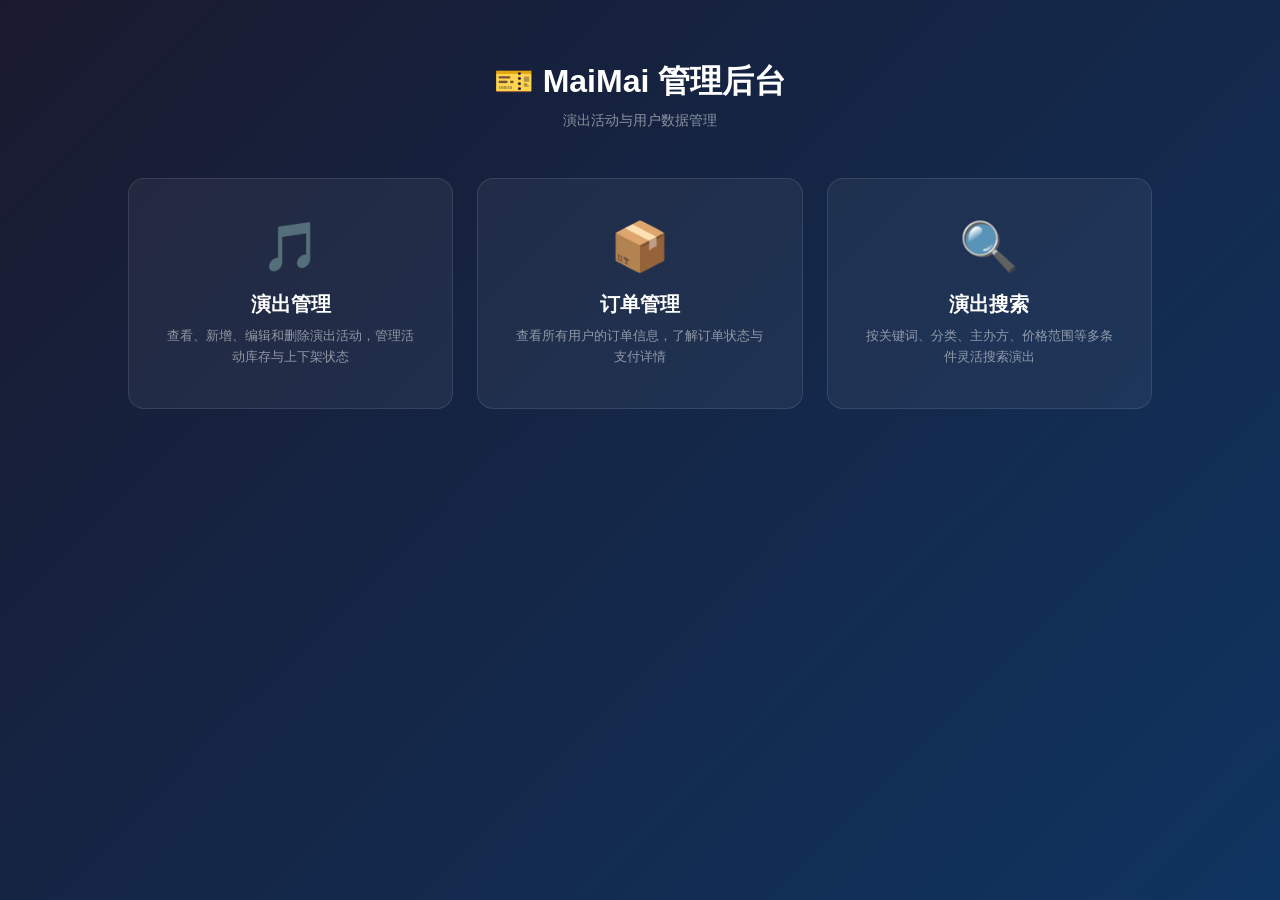
<file: fronted/html/mai-admin/index.html>
<!DOCTYPE html>
<html lang="zh-CN">
<head>
  <meta charset="UTF-8">
  <title>MaiMai抢票系统 - 管理后台</title>
  <link href="./css/main.css" rel="stylesheet">
  <link rel="stylesheet" href="./css/element.css">
  <style>
    body {
      margin: 0;
      padding: 0;
      background: linear-gradient(135deg, #1a1a2e 0%, #16213e 30%, #0f3460 100%);
      min-height: 100vh;
      font-family: 'Segoe UI', 'PingFang SC', 'Microsoft YaHei', sans-serif;
    }
    #app {
      max-width: 1200px;
      margin: 0 auto;
      padding: 60px 32px;
    }
    .header {
      text-align: center;
      margin-bottom: 48px;
    }
    .header h1 {
      color: #fff;
      font-size: 32px;
      font-weight: 800;
      margin: 0 0 8px 0;
    }
    .header p {
      color: rgba(255,255,255,0.5);
      font-size: 14px;
      margin: 0;
    }
    .cards {
      display: grid;
      grid-template-columns: repeat(3, 1fr);
      gap: 24px;
    }
    .card {
      background: rgba(255,255,255,0.05);
      border: 1px solid rgba(255,255,255,0.1);
      border-radius: 16px;
      padding: 40px 32px;
      cursor: pointer;
      transition: all 0.3s ease;
      text-decoration: none;
      display: block;
    }
    .card:hover {
      background: rgba(255,255,255,0.1);
      border-color: rgba(255,255,255,0.2);
      transform: translateY(-4px);
      box-shadow: 0 12px 40px rgba(0,0,0,0.3);
    }
    .card-icon {
      font-size: 48px;
      margin-bottom: 16px;
    }
    .card h2 {
      color: #fff;
      font-size: 20px;
      font-weight: 700;
      margin: 0 0 8px 0;
    }
    .card p {
      color: rgba(255,255,255,0.5);
      font-size: 13px;
      margin: 0;
      line-height: 1.6;
    }
    @media (max-width: 768px) {
      .cards {
        grid-template-columns: 1fr;
      }
    }
  </style>
</head>
<body>
<div id="app">
  <div class="header">
    <h1>🎫 MaiMai 管理后台</h1>
    <p>演出活动与用户数据管理</p>
  </div>
  <div class="cards">
    <a href="/items.html" class="card">
      <div class="card-icon">🎵</div>
      <h2>演出管理</h2>
      <p>查看、新增、编辑和删除演出活动，管理活动库存与上下架状态</p>
    </a>
    <a href="/orders.html" class="card">
      <div class="card-icon">📦</div>
      <h2>订单管理</h2>
      <p>查看所有用户的订单信息，了解订单状态与支付详情</p>
    </a>
    <a href="/search.html" class="card">
      <div class="card-icon">🔍</div>
      <h2>演出搜索</h2>
      <p>按关键词、分类、主办方、价格范围等多条件灵活搜索演出</p>
    </a>
  </div>
</div>
</body>
</html>
</file>
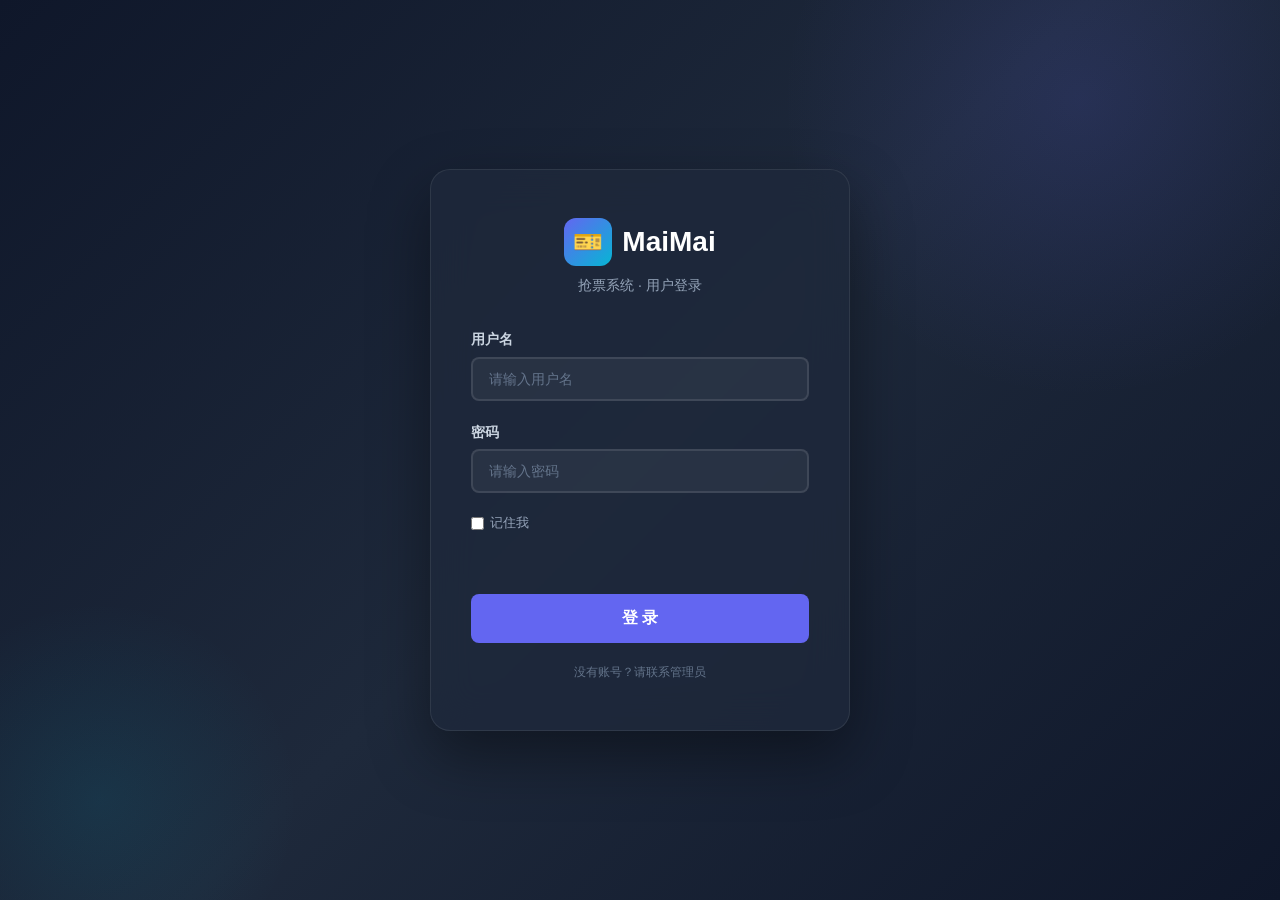
<file: fronted/html/mai-portal/login.html>
<!DOCTYPE html>
<html lang="zh-CN">
<head>
  <meta charset="UTF-8">
  <meta name="viewport" content="width=device-width, initial-scale=1.0">
  <title>登录 - MaiMai抢票系统</title>
  <link rel="stylesheet" href="css/style.css">
  <style>
    .login-page {
      min-height: 100vh;
      display: flex;
      align-items: center;
      justify-content: center;
      background: linear-gradient(135deg, #0f172a 0%, #1e293b 50%, #0f172a 100%);
      position: relative;
      overflow: hidden;
    }
    .login-page::before {
      content: '';
      position: absolute;
      width: 600px; height: 600px;
      background: radial-gradient(circle, rgba(99,102,241,0.15) 0%, transparent 70%);
      top: -200px; right: -100px;
      border-radius: 50%;
    }
    .login-page::after {
      content: '';
      position: absolute;
      width: 400px; height: 400px;
      background: radial-gradient(circle, rgba(6,182,212,0.1) 0%, transparent 70%);
      bottom: -100px; left: -100px;
      border-radius: 50%;
    }
    .login-card {
      position: relative; z-index: 1;
      background: rgba(30,41,59,0.8);
      backdrop-filter: blur(20px);
      border: 1px solid rgba(255,255,255,0.08);
      border-radius: 20px;
      padding: 48px 40px;
      width: 420px;
      max-width: 90vw;
      box-shadow: 0 25px 60px rgba(0,0,0,0.4);
    }
    .login-logo {
      display: flex; align-items: center; justify-content: center; gap: 10px;
      margin-bottom: 8px;
    }
    .login-logo-icon {
      width: 48px; height: 48px;
      background: linear-gradient(135deg, var(--primary), var(--accent));
      border-radius: 12px;
      display: flex; align-items: center; justify-content: center;
      font-size: 24px;
    }
    .login-logo-text {
      font-size: 28px; font-weight: 800; color: var(--white);
    }
    .login-subtitle { text-align: center; color: var(--gray-400); font-size: 14px; margin-bottom: 32px; }
    .login-card .form-label { color: var(--gray-300); }
    .login-card .form-input {
      background: rgba(255,255,255,0.05);
      border-color: rgba(255,255,255,0.1);
      color: var(--white);
      padding: 12px 16px;
    }
    .login-card .form-input:focus { border-color: var(--primary); background: rgba(255,255,255,0.08); }
    .login-card .form-input::placeholder { color: var(--gray-500); }
    .login-options { display: flex; align-items: center; justify-content: space-between; margin-bottom: 24px; }
    .login-remember { display: flex; align-items: center; gap: 6px; color: var(--gray-400); font-size: 13px; cursor: pointer; }
    .login-remember input { accent-color: var(--primary); }
    .login-error { color: var(--danger); font-size: 13px; text-align: center; margin-bottom: 16px; min-height: 20px; }
    .login-tip { text-align: center; color: var(--gray-500); font-size: 12px; margin-top: 20px; }
  </style>
</head>
<body>
<div class="login-page">
  <div class="login-card">
    <div class="login-logo">
      <div class="login-logo-icon">🎫</div>
      <span class="login-logo-text">MaiMai</span>
    </div>
    <p class="login-subtitle">抢票系统 · 用户登录</p>

    <div class="form-group">
      <label class="form-label">用户名</label>
      <input type="text" class="form-input" id="username" placeholder="请输入用户名" autocomplete="username">
    </div>
    <div class="form-group">
      <label class="form-label">密码</label>
      <input type="password" class="form-input" id="password" placeholder="请输入密码" autocomplete="current-password">
    </div>

    <div class="login-options">
      <label class="login-remember">
        <input type="checkbox" id="rememberMe"> 记住我
      </label>
    </div>

    <div class="login-error" id="loginError"></div>

    <button class="btn btn-primary btn-block btn-lg" id="loginBtn" onclick="handleLogin()">
      登 录
    </button>

    <p class="login-tip">没有账号？请联系管理员</p>
  </div>
</div>

<script src="js/axios.min.js"></script>
<script src="js/common.js"></script>
<script src="js/api.js"></script>
<script>
  // 回车登录
  document.getElementById('password').addEventListener('keydown', function(e) {
    if (e.key === 'Enter') handleLogin();
  });
  document.getElementById('username').addEventListener('keydown', function(e) {
    if (e.key === 'Enter') document.getElementById('password').focus();
  });

  async function handleLogin() {
    const username = document.getElementById('username').value.trim();
    const password = document.getElementById('password').value.trim();
    const rememberMe = document.getElementById('rememberMe').checked;
    const errorEl = document.getElementById('loginError');
    const btn = document.getElementById('loginBtn');

    if (!username) { errorEl.textContent = '请输入用户名'; return; }
    if (!password) { errorEl.textContent = '请输入密码'; return; }

    errorEl.textContent = '';
    btn.disabled = true;
    btn.textContent = '登录中...';

    try {
      // 直接调用axios，因为api.user.login的响应拦截器会解包R
      const res = await api.user.login(username, password, rememberMe);
      const data = res.data;
      if (data && data.token) {
        sessionStorage.setItem('token', data.token);
        sessionStorage.setItem('user-info', JSON.stringify({
          userId: data.userId,
          username: data.username,
          balance: data.balance
        }));
        var redirectUrl = sessionStorage.getItem('login-redirect');
        if (redirectUrl) {
          sessionStorage.removeItem('login-redirect');
          location.href = redirectUrl;
        } else {
          location.href = '/index.html';
        }
      } else {
        errorEl.textContent = '登录失败，请检查用户名和密码';
      }
    } catch (err) {
      errorEl.textContent = err.response?.data?.msg || '登录失败，请稍后重试';
    } finally {
      btn.disabled = false;
      btn.textContent = '登 录';
    }
  }
</script>
</body>
</html>
</file>
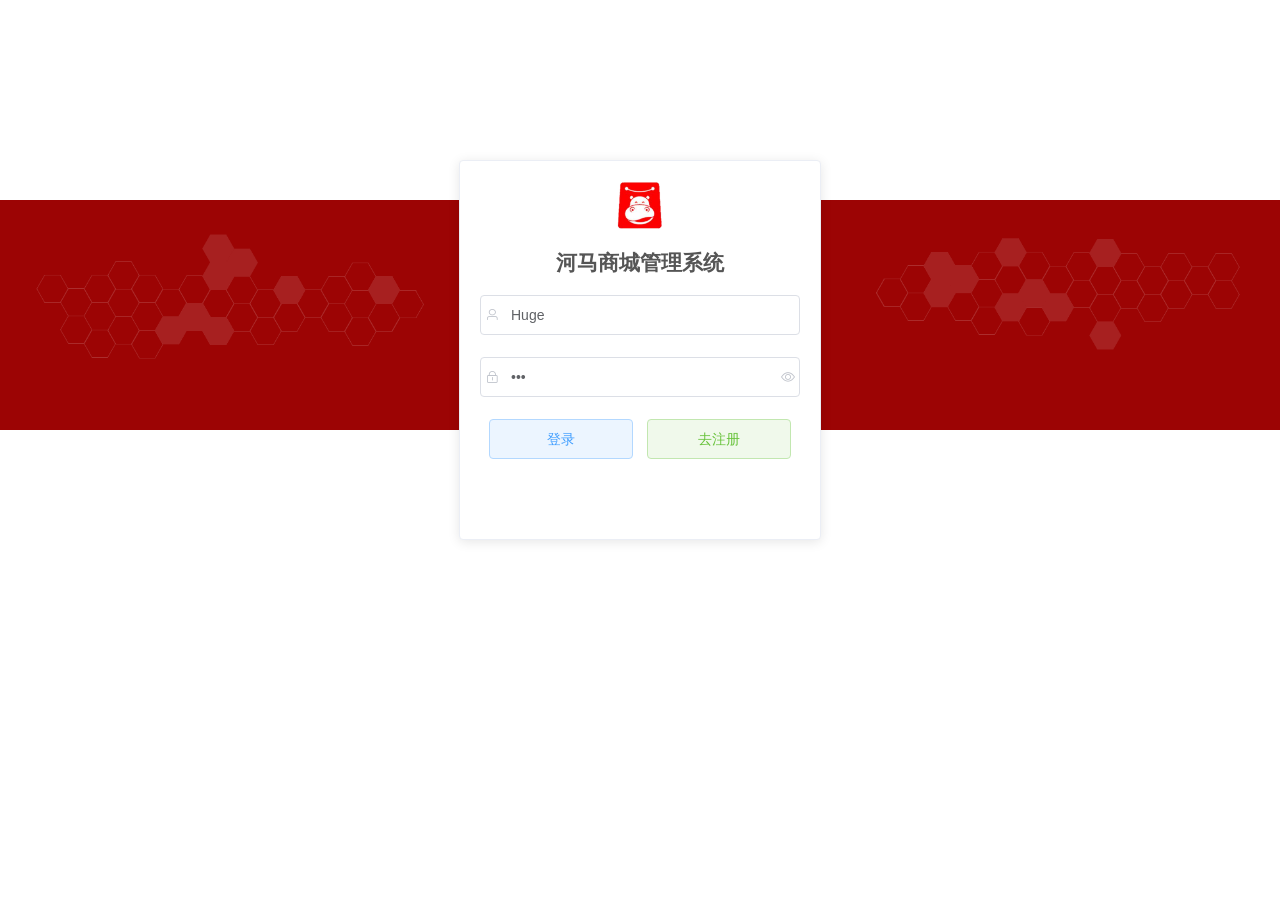
<file: fronted/html/mai-refresh-admin/login(1).html>
<!DOCTYPE html>
<html lang="en">
<head>
  <meta charset="UTF-8">
  <title>MaiMai抢票管理后台</title>
  <link href="./css/main.css" rel="stylesheet">
  <!-- 引入样式 -->
  <link rel="stylesheet" href="./css/element.css">
  <link rel="stylesheet" href="./css/index.css">
  <link rel="stylesheet" href="./css/login.css">

</head>
<body>
<div id="app">
  <div style="display: flex; margin-top: 20px; height: 100px;">
    <transition name="el-zoom-in-center">
      <el-card v-show="showLogin" class="login-form-layout">
        <el-form autoComplete="on"
                 :model="loginForm"
                 :rules="loginRules"
                 ref="loginForm"
                 label-position="left">
          <div style="text-align: center">
            <el-image class="logo" src="./images/1.png"></el-image>
          </div>
          <h2 class="login-title color-danger">河马商城管理系统</h2>
          <el-form-item prop="username">
            <el-input name="username"
                      type="text"
                      v-model="loginForm.username"
                      autoComplete="on"
                      placeholder="请输入用户名">
          <span slot="prefix">
            <i class="el-icon-user"></i>
          </span>
            </el-input>
          </el-form-item>
          <el-form-item prop="password">
            <el-input name="password"
                      :type="pwdType"
                      @keyup.enter.native="handleLogin"
                      v-model="loginForm.password"
                      autoComplete="on"
                      placeholder="请输入密码">
          <span slot="prefix">
            <i class="el-icon-lock"></i>
          </span>
              <span slot="suffix" @click="showPwd">
            <i class="el-icon-view"></i>
          </span>
            </el-input>
          </el-form-item>
          <el-form-item style="margin-bottom: 60px;text-align: center">
            <el-button style="width: 45%" plain type="primary" :loading="loading" @click.native.prevent="handleLogin">
              登录
            </el-button>
            <el-button style="width: 45%" plain type="success" @click.native.prevent="showLogin=!showLogin">
              去注册
            </el-button>
          </el-form-item>
        </el-form>
      </el-card>
    </transition>
    <transition name="el-zoom-in-center">
      <el-card v-show="!showLogin" class="login-form-layout">
        <el-form autoComplete="on"
                 :model="registerForm"
                 :rules="loginRules"
                 ref="registerForm"
                 label-position="left">
          <div style="text-align: center">
            <el-image class="logo" src="./images/1.png"></el-image>
          </div>
          <h2 class="login-title color-danger">河马商城管理系统</h2>
          <el-form-item prop="username">
            <el-input name="username"
                      type="text"
                      v-model="registerForm.username"
                      autoComplete="on"
                      placeholder="请输入用户名">
          <span slot="prefix">
            <i class="el-icon-user"></i>
          </span>
            </el-input>
          </el-form-item>
          <el-form-item prop="name">
            <el-input name="name"
                      v-model="registerForm.name"
                      autoComplete="on"
                      placeholder="请输入昵称">
              <span slot="prefix">
                <i class="el-icon-chat-dot-square"></i>
              </span>
            </el-input>
          </el-form-item>
          <el-form-item prop="password">
            <el-input name="password"
                      :type="pwdType"
                      v-model="registerForm.password"
                      autoComplete="on"
                      placeholder="请输入密码">
              <span slot="prefix">
                <i class="el-icon-lock"></i>
              </span>
              <span slot="suffix" @click="showPwd">
                <i class="el-icon-view"></i>
              </span>
            </el-input>
          </el-form-item>

          <el-form-item style="margin-bottom: 60px;text-align: center">
            <el-button style="width: 45%" type="primary" :loading="loading" @click.native.prevent="handleRegister">
              注册
            </el-button>
            <el-button style="width: 45%" type="success" @click.native.prevent="showLogin=!showLogin">
              去登录
            </el-button>
          </el-form-item>
        </el-form>
      </el-card>
    </transition>
  </div>
  <div>

    <img :src="login_center_bg" class="login-center-layout">
  </div>
</div>
<script src="./js/vue.js"></script>
<script src="./js/axios.min.js"></script>
<script src="./js/common.js"></script>
<script src="./js/element.js"></script>

<script>

  const app = new Vue({
    el: "#app",
    data() {
      const validateUsername = (rule, value, callback) => {
        if (!value.match("^[\\w]{4,32}$")) {
          callback(new Error('请输入正确的用户名'))
        } else {
          callback()
        }
      };
      const validatePass = (rule, value, callback) => {
        if (value.length < 3) {
          callback(new Error('密码不能小于3位'))
        } else {
          callback()
        }
      };
      return {
        util,
        login_center_bg: "./images/login_center_bg.png",
        loginForm: {
          username: '',
          password: ''
        },
        registerForm: {
          username: '',
          password: '',
          confirmPassword: ''
        },
        loginRules: {
          username: [{required: true, trigger: 'blur', validator: validateUsername}],
          password: [{required: true, trigger: 'blur', validator: validatePass}],
          confirmPassword: [{
            required: true, trigger: 'blur', validator: (r, v, c) => {
              if (v !== this.registerForm.password) {
                c(new Error('两次密码不一致'))
              } else {
                c()
              }
            }
          }],
        },
        loading: false,
        pwdType: 'password',
        showLogin: true
      }
    },
    created() {
      this.loginForm.username = "Huge";
      this.loginForm.password = "123";
    },
    methods: {
      showPwd() {
        if (this.pwdType === 'password') {
          this.pwdType = ''
        } else {
          this.pwdType = 'password'
        }
      },
      handleLogin() {
        this.$refs.loginForm.validate(valid => {
          if (valid) {
            // 登录
            axios.post("/users/login", this.loginForm)
              .then(resp => {
                let {token, ...user} = resp.data;
                sessionStorage.setItem("token", token)
                util.store.set("user-info", user)
                const url = util.store.get("return-url");
                window.location = url || '/';
              })
              .catch(err => this.handleLoginError(err.response.data.msg))
          } else {
            console.log('参数验证不合法！');
            return false
          }
        })
      },
      handleLoginError(msg) {
        // 登录失败，说明原因
        this.$message({
          message: msg,
          type: 'error'
        });
      },
      handleRegister() {
        this.$refs.registerForm.validate(valid => {
          if (!valid) {
            console.log('参数验证不合法！');
            return false
          }
          // 注册
          axios.post("/user/register", this.registerForm)
            .then(resp => {
              // 注册成功
              this.$message({
                message: '注册成功，去登录吧！',
                type: 'success'
              });
              // 去登录
              this.showLogin = true;
            })
            .catch(err => {
              // 注册失败，说明原因
              this.$message({
                message: '注册失败',
                type: 'error'
              });
              console.log(err)
            })
        })
      }
    }
  })
</script>
</body>
</html>
</file>
<file: fronted/html/mai-admin/css/main.css>
#app {
    width: 80%;
    margin: auto;
    padding: 10px;
    text-align: center;
}
.el-dialog{
    padding: 0 20px;
}
.add-btn{
    width: 100%;
    display: flex;
    display: -webkit-flex; /* Safari */
    justify-content: space-between;
    padding: 10px;
}
</file>
<file: fronted/html/mai-admin/css/element.css>
@charset "UTF-8";.el-pagination--small .arrow.disabled,.el-table .hidden-columns,.el-table td.is-hidden>*,.el-table th.is-hidden>*,.el-table--hidden{visibility:hidden}.el-dropdown .el-dropdown-selfdefine:focus:active,.el-dropdown .el-dropdown-selfdefine:focus:not(.focusing),.el-message__closeBtn:focus,.el-message__content:focus,.el-popover:focus,.el-popover:focus:active,.el-popover__reference:focus:hover,.el-popover__reference:focus:not(.focusing),.el-rate:active,.el-rate:focus,.el-tooltip:focus:hover,.el-tooltip:focus:not(.focusing),.el-upload-list__item.is-success:active,.el-upload-list__item.is-success:not(.focusing):focus{outline-width:0}.el-input__suffix,.el-tree.is-dragging .el-tree-node__content *{pointer-events:none}@font-face{font-family:element-icons;src:url(fonts/element-icons.woff) format("woff"),url(fonts/element-icons.ttf) format("truetype");font-weight:400;font-display:"auto";font-style:normal}[class*=" el-icon-"],[class^=el-icon-]{font-family:element-icons!important;speak:none;font-style:normal;font-weight:400;font-variant:normal;text-transform:none;line-height:1;vertical-align:baseline;display:inline-block;-webkit-font-smoothing:antialiased;-moz-osx-font-smoothing:grayscale}.el-icon-ice-cream-round:before{content:"\e6a0"}.el-icon-ice-cream-square:before{content:"\e6a3"}.el-icon-lollipop:before{content:"\e6a4"}.el-icon-potato-strips:before{content:"\e6a5"}.el-icon-milk-tea:before{content:"\e6a6"}.el-icon-ice-drink:before{content:"\e6a7"}.el-icon-ice-tea:before{content:"\e6a9"}.el-icon-coffee:before{content:"\e6aa"}.el-icon-orange:before{content:"\e6ab"}.el-icon-pear:before{content:"\e6ac"}.el-icon-apple:before{content:"\e6ad"}.el-icon-cherry:before{content:"\e6ae"}.el-icon-watermelon:before{content:"\e6af"}.el-icon-grape:before{content:"\e6b0"}.el-icon-refrigerator:before{content:"\e6b1"}.el-icon-goblet-square-full:before{content:"\e6b2"}.el-icon-goblet-square:before{content:"\e6b3"}.el-icon-goblet-full:before{content:"\e6b4"}.el-icon-goblet:before{content:"\e6b5"}.el-icon-cold-drink:before{content:"\e6b6"}.el-icon-coffee-cup:before{content:"\e6b8"}.el-icon-water-cup:before{content:"\e6b9"}.el-icon-hot-water:before{content:"\e6ba"}.el-icon-ice-cream:before{content:"\e6bb"}.el-icon-dessert:before{content:"\e6bc"}.el-icon-sugar:before{content:"\e6bd"}.el-icon-tableware:before{content:"\e6be"}.el-icon-burger:before{content:"\e6bf"}.el-icon-knife-fork:before{content:"\e6c1"}.el-icon-fork-spoon:before{content:"\e6c2"}.el-icon-chicken:before{content:"\e6c3"}.el-icon-food:before{content:"\e6c4"}.el-icon-dish-1:before{content:"\e6c5"}.el-icon-dish:before{content:"\e6c6"}.el-icon-moon-night:before{content:"\e6ee"}.el-icon-moon:before{content:"\e6f0"}.el-icon-cloudy-and-sunny:before{content:"\e6f1"}.el-icon-partly-cloudy:before{content:"\e6f2"}.el-icon-cloudy:before{content:"\e6f3"}.el-icon-sunny:before{content:"\e6f6"}.el-icon-sunset:before{content:"\e6f7"}.el-icon-sunrise-1:before{content:"\e6f8"}.el-icon-sunrise:before{content:"\e6f9"}.el-icon-heavy-rain:before{content:"\e6fa"}.el-icon-lightning:before{content:"\e6fb"}.el-icon-light-rain:before{content:"\e6fc"}.el-icon-wind-power:before{content:"\e6fd"}.el-icon-baseball:before{content:"\e712"}.el-icon-soccer:before{content:"\e713"}.el-icon-football:before{content:"\e715"}.el-icon-basketball:before{content:"\e716"}.el-icon-ship:before{content:"\e73f"}.el-icon-truck:before{content:"\e740"}.el-icon-bicycle:before{content:"\e741"}.el-icon-mobile-phone:before{content:"\e6d3"}.el-icon-service:before{content:"\e6d4"}.el-icon-key:before{content:"\e6e2"}.el-icon-unlock:before{content:"\e6e4"}.el-icon-lock:before{content:"\e6e5"}.el-icon-watch:before{content:"\e6fe"}.el-icon-watch-1:before{content:"\e6ff"}.el-icon-timer:before{content:"\e702"}.el-icon-alarm-clock:before{content:"\e703"}.el-icon-map-location:before{content:"\e704"}.el-icon-delete-location:before{content:"\e705"}.el-icon-add-location:before{content:"\e706"}.el-icon-location-information:before{content:"\e707"}.el-icon-location-outline:before{content:"\e708"}.el-icon-location:before{content:"\e79e"}.el-icon-place:before{content:"\e709"}.el-icon-discover:before{content:"\e70a"}.el-icon-first-aid-kit:before{content:"\e70b"}.el-icon-trophy-1:before{content:"\e70c"}.el-icon-trophy:before{content:"\e70d"}.el-icon-medal:before{content:"\e70e"}.el-icon-medal-1:before{content:"\e70f"}.el-icon-stopwatch:before{content:"\e710"}.el-icon-mic:before{content:"\e711"}.el-icon-copy-document:before{content:"\e718"}.el-icon-full-screen:before{content:"\e719"}.el-icon-switch-button:before{content:"\e71b"}.el-icon-aim:before{content:"\e71c"}.el-icon-crop:before{content:"\e71d"}.el-icon-odometer:before{content:"\e71e"}.el-icon-time:before{content:"\e71f"}.el-icon-bangzhu:before{content:"\e724"}.el-icon-close-notification:before{content:"\e726"}.el-icon-microphone:before{content:"\e727"}.el-icon-turn-off-microphone:before{content:"\e728"}.el-icon-position:before{content:"\e729"}.el-icon-postcard:before{content:"\e72a"}.el-icon-message:before{content:"\e72b"}.el-icon-chat-line-square:before{content:"\e72d"}.el-icon-chat-dot-square:before{content:"\e72e"}.el-icon-chat-dot-round:before{content:"\e72f"}.el-icon-chat-square:before{content:"\e730"}.el-icon-chat-line-round:before{content:"\e731"}.el-icon-chat-round:before{content:"\e732"}.el-icon-set-up:before{content:"\e733"}.el-icon-turn-off:before{content:"\e734"}.el-icon-open:before{content:"\e735"}.el-icon-connection:before{content:"\e736"}.el-icon-link:before{content:"\e737"}.el-icon-cpu:before{content:"\e738"}.el-icon-thumb:before{content:"\e739"}.el-icon-female:before{content:"\e73a"}.el-icon-male:before{content:"\e73b"}.el-icon-guide:before{content:"\e73c"}.el-icon-news:before{content:"\e73e"}.el-icon-price-tag:before{content:"\e744"}.el-icon-discount:before{content:"\e745"}.el-icon-wallet:before{content:"\e747"}.el-icon-coin:before{content:"\e748"}.el-icon-money:before{content:"\e749"}.el-icon-bank-card:before{content:"\e74a"}.el-icon-box:before{content:"\e74b"}.el-icon-present:before{content:"\e74c"}.el-icon-sell:before{content:"\e6d5"}.el-icon-sold-out:before{content:"\e6d6"}.el-icon-shopping-bag-2:before{content:"\e74d"}.el-icon-shopping-bag-1:before{content:"\e74e"}.el-icon-shopping-cart-2:before{content:"\e74f"}.el-icon-shopping-cart-1:before{content:"\e750"}.el-icon-shopping-cart-full:before{content:"\e751"}.el-icon-smoking:before{content:"\e752"}.el-icon-no-smoking:before{content:"\e753"}.el-icon-house:before{content:"\e754"}.el-icon-table-lamp:before{content:"\e755"}.el-icon-school:before{content:"\e756"}.el-icon-office-building:before{content:"\e757"}.el-icon-toilet-paper:before{content:"\e758"}.el-icon-notebook-2:before{content:"\e759"}.el-icon-notebook-1:before{content:"\e75a"}.el-icon-files:before{content:"\e75b"}.el-icon-collection:before{content:"\e75c"}.el-icon-receiving:before{content:"\e75d"}.el-icon-suitcase-1:before{content:"\e760"}.el-icon-suitcase:before{content:"\e761"}.el-icon-film:before{content:"\e763"}.el-icon-collection-tag:before{content:"\e765"}.el-icon-data-analysis:before{content:"\e766"}.el-icon-pie-chart:before{content:"\e767"}.el-icon-data-board:before{content:"\e768"}.el-icon-data-line:before{content:"\e76d"}.el-icon-reading:before{content:"\e769"}.el-icon-magic-stick:before{content:"\e76a"}.el-icon-coordinate:before{content:"\e76b"}.el-icon-mouse:before{content:"\e76c"}.el-icon-brush:before{content:"\e76e"}.el-icon-headset:before{content:"\e76f"}.el-icon-umbrella:before{content:"\e770"}.el-icon-scissors:before{content:"\e771"}.el-icon-mobile:before{content:"\e773"}.el-icon-attract:before{content:"\e774"}.el-icon-monitor:before{content:"\e775"}.el-icon-search:before{content:"\e778"}.el-icon-takeaway-box:before{content:"\e77a"}.el-icon-paperclip:before{content:"\e77d"}.el-icon-printer:before{content:"\e77e"}.el-icon-document-add:before{content:"\e782"}.el-icon-document:before{content:"\e785"}.el-icon-document-checked:before{content:"\e786"}.el-icon-document-copy:before{content:"\e787"}.el-icon-document-delete:before{content:"\e788"}.el-icon-document-remove:before{content:"\e789"}.el-icon-tickets:before{content:"\e78b"}.el-icon-folder-checked:before{content:"\e77f"}.el-icon-folder-delete:before{content:"\e780"}.el-icon-folder-remove:before{content:"\e781"}.el-icon-folder-add:before{content:"\e783"}.el-icon-folder-opened:before{content:"\e784"}.el-icon-folder:before{content:"\e78a"}.el-icon-edit-outline:before{content:"\e764"}.el-icon-edit:before{content:"\e78c"}.el-icon-date:before{content:"\e78e"}.el-icon-c-scale-to-original:before{content:"\e7c6"}.el-icon-view:before{content:"\e6ce"}.el-icon-loading:before{content:"\e6cf"}.el-icon-rank:before{content:"\e6d1"}.el-icon-sort-down:before{content:"\e7c4"}.el-icon-sort-up:before{content:"\e7c5"}.el-icon-sort:before{content:"\e6d2"}.el-icon-finished:before{content:"\e6cd"}.el-icon-refresh-left:before{content:"\e6c7"}.el-icon-refresh-right:before{content:"\e6c8"}.el-icon-refresh:before{content:"\e6d0"}.el-icon-video-play:before{content:"\e7c0"}.el-icon-video-pause:before{content:"\e7c1"}.el-icon-d-arrow-right:before{content:"\e6dc"}.el-icon-d-arrow-left:before{content:"\e6dd"}.el-icon-arrow-up:before{content:"\e6e1"}.el-icon-arrow-down:before{content:"\e6df"}.el-icon-arrow-right:before{content:"\e6e0"}.el-icon-arrow-left:before{content:"\e6de"}.el-icon-top-right:before{content:"\e6e7"}.el-icon-top-left:before{content:"\e6e8"}.el-icon-top:before{content:"\e6e6"}.el-icon-bottom:before{content:"\e6eb"}.el-icon-right:before{content:"\e6e9"}.el-icon-back:before{content:"\e6ea"}.el-icon-bottom-right:before{content:"\e6ec"}.el-icon-bottom-left:before{content:"\e6ed"}.el-icon-caret-top:before{content:"\e78f"}.el-icon-caret-bottom:before{content:"\e790"}.el-icon-caret-right:before{content:"\e791"}.el-icon-caret-left:before{content:"\e792"}.el-icon-d-caret:before{content:"\e79a"}.el-icon-share:before{content:"\e793"}.el-icon-menu:before{content:"\e798"}.el-icon-s-grid:before{content:"\e7a6"}.el-icon-s-check:before{content:"\e7a7"}.el-icon-s-data:before{content:"\e7a8"}.el-icon-s-opportunity:before{content:"\e7aa"}.el-icon-s-custom:before{content:"\e7ab"}.el-icon-s-claim:before{content:"\e7ad"}.el-icon-s-finance:before{content:"\e7ae"}.el-icon-s-comment:before{content:"\e7af"}.el-icon-s-flag:before{content:"\e7b0"}.el-icon-s-marketing:before{content:"\e7b1"}.el-icon-s-shop:before{content:"\e7b4"}.el-icon-s-open:before{content:"\e7b5"}.el-icon-s-management:before{content:"\e7b6"}.el-icon-s-ticket:before{content:"\e7b7"}.el-icon-s-release:before{content:"\e7b8"}.el-icon-s-home:before{content:"\e7b9"}.el-icon-s-promotion:before{content:"\e7ba"}.el-icon-s-operation:before{content:"\e7bb"}.el-icon-s-unfold:before{content:"\e7bc"}.el-icon-s-fold:before{content:"\e7a9"}.el-icon-s-platform:before{content:"\e7bd"}.el-icon-s-order:before{content:"\e7be"}.el-icon-s-cooperation:before{content:"\e7bf"}.el-icon-bell:before{content:"\e725"}.el-icon-message-solid:before{content:"\e799"}.el-icon-video-camera:before{content:"\e772"}.el-icon-video-camera-solid:before{content:"\e796"}.el-icon-camera:before{content:"\e779"}.el-icon-camera-solid:before{content:"\e79b"}.el-icon-download:before{content:"\e77c"}.el-icon-upload2:before{content:"\e77b"}.el-icon-upload:before{content:"\e7c3"}.el-icon-picture-outline-round:before{content:"\e75f"}.el-icon-picture-outline:before{content:"\e75e"}.el-icon-picture:before{content:"\e79f"}.el-icon-close:before{content:"\e6db"}.el-icon-check:before{content:"\e6da"}.el-icon-plus:before{content:"\e6d9"}.el-icon-minus:before{content:"\e6d8"}.el-icon-help:before{content:"\e73d"}.el-icon-s-help:before{content:"\e7b3"}.el-icon-circle-close:before{content:"\e78d"}.el-icon-circle-check:before{content:"\e720"}.el-icon-circle-plus-outline:before{content:"\e723"}.el-icon-remove-outline:before{content:"\e722"}.el-icon-zoom-out:before{content:"\e776"}.el-icon-zoom-in:before{content:"\e777"}.el-icon-error:before{content:"\e79d"}.el-icon-success:before{content:"\e79c"}.el-icon-circle-plus:before{content:"\e7a0"}.el-icon-remove:before{content:"\e7a2"}.el-icon-info:before{content:"\e7a1"}.el-icon-question:before{content:"\e7a4"}.el-icon-warning-outline:before{content:"\e6c9"}.el-icon-warning:before{content:"\e7a3"}.el-icon-goods:before{content:"\e7c2"}.el-icon-s-goods:before{content:"\e7b2"}.el-icon-star-off:before{content:"\e717"}.el-icon-star-on:before{content:"\e797"}.el-icon-more-outline:before{content:"\e6cc"}.el-icon-more:before{content:"\e794"}.el-icon-phone-outline:before{content:"\e6cb"}.el-icon-phone:before{content:"\e795"}.el-icon-user:before{content:"\e6e3"}.el-icon-user-solid:before{content:"\e7a5"}.el-icon-setting:before{content:"\e6ca"}.el-icon-s-tools:before{content:"\e7ac"}.el-icon-delete:before{content:"\e6d7"}.el-icon-delete-solid:before{content:"\e7c9"}.el-icon-eleme:before{content:"\e7c7"}.el-icon-platform-eleme:before{content:"\e7ca"}.el-icon-loading{-webkit-animation:rotating 2s linear infinite;animation:rotating 2s linear infinite}.el-icon--right{margin-left:5px}.el-icon--left{margin-right:5px}@-webkit-keyframes rotating{0%{-webkit-transform:rotateZ(0);transform:rotateZ(0)}100%{-webkit-transform:rotateZ(360deg);transform:rotateZ(360deg)}}@keyframes rotating{0%{-webkit-transform:rotateZ(0);transform:rotateZ(0)}100%{-webkit-transform:rotateZ(360deg);transform:rotateZ(360deg)}}.el-pagination{white-space:nowrap;padding:2px 5px;color:#303133;font-weight:700}.el-pagination::after,.el-pagination::before{display:table;content:""}.el-pagination::after{clear:both}.el-pagination button,.el-pagination span:not([class*=suffix]){display:inline-block;font-size:13px;min-width:35.5px;height:28px;line-height:28px;vertical-align:top;-webkit-box-sizing:border-box;box-sizing:border-box}.el-pagination .el-input__inner{text-align:center;-moz-appearance:textfield;line-height:normal}.el-pagination .el-input__suffix{right:0;-webkit-transform:scale(.8);transform:scale(.8)}.el-pagination .el-select .el-input{width:100px;margin:0 5px}.el-pagination .el-select .el-input .el-input__inner{padding-right:25px;border-radius:3px}.el-pagination button{border:none;padding:0 6px;background:0 0}.el-pagination button:focus{outline:0}.el-pagination button:hover{color:#409EFF}.el-pagination button:disabled{color:#C0C4CC;background-color:#FFF;cursor:not-allowed}.el-pagination .btn-next,.el-pagination .btn-prev{background:center center no-repeat #FFF;background-size:16px;cursor:pointer;margin:0;color:#303133}.el-pagination .btn-next .el-icon,.el-pagination .btn-prev .el-icon{display:block;font-size:12px;font-weight:700}.el-pagination .btn-prev{padding-right:12px}.el-pagination .btn-next{padding-left:12px}.el-pagination .el-pager li.disabled{color:#C0C4CC;cursor:not-allowed}.el-pager li,.el-pager li.btn-quicknext:hover,.el-pager li.btn-quickprev:hover{cursor:pointer}.el-pagination--small .btn-next,.el-pagination--small .btn-prev,.el-pagination--small .el-pager li,.el-pagination--small .el-pager li.btn-quicknext,.el-pagination--small .el-pager li.btn-quickprev,.el-pagination--small .el-pager li:last-child{border-color:transparent;font-size:12px;line-height:22px;height:22px;min-width:22px}.el-pagination--small .more::before,.el-pagination--small li.more::before{line-height:24px}.el-pagination--small button,.el-pagination--small span:not([class*=suffix]){height:22px;line-height:22px}.el-pagination--small .el-pagination__editor,.el-pagination--small .el-pagination__editor.el-input .el-input__inner{height:22px}.el-pagination__sizes{margin:0 10px 0 0;font-weight:400;color:#606266}.el-pagination__sizes .el-input .el-input__inner{font-size:13px;padding-left:8px}.el-pagination__sizes .el-input .el-input__inner:hover{border-color:#409EFF}.el-pagination__total{margin-right:10px;font-weight:400;color:#606266}.el-pagination__jump{margin-left:24px;font-weight:400;color:#606266}.el-pagination__jump .el-input__inner{padding:0 3px}.el-pagination__rightwrapper{float:right}.el-pagination__editor{line-height:18px;padding:0 2px;height:28px;text-align:center;margin:0 2px;-webkit-box-sizing:border-box;box-sizing:border-box;border-radius:3px}.el-pager,.el-pagination.is-background .btn-next,.el-pagination.is-background .btn-prev{padding:0}.el-pagination__editor.el-input{width:50px}.el-pagination__editor.el-input .el-input__inner{height:28px}.el-pagination__editor .el-input__inner::-webkit-inner-spin-button,.el-pagination__editor .el-input__inner::-webkit-outer-spin-button{-webkit-appearance:none;margin:0}.el-pagination.is-background .btn-next,.el-pagination.is-background .btn-prev,.el-pagination.is-background .el-pager li{margin:0 5px;background-color:#f4f4f5;color:#606266;min-width:30px;border-radius:2px}.el-pagination.is-background .btn-next.disabled,.el-pagination.is-background .btn-next:disabled,.el-pagination.is-background .btn-prev.disabled,.el-pagination.is-background .btn-prev:disabled,.el-pagination.is-background .el-pager li.disabled{color:#C0C4CC}.el-pagination.is-background .el-pager li:not(.disabled):hover{color:#409EFF}.el-pagination.is-background .el-pager li:not(.disabled).active{background-color:#409EFF;color:#FFF}.el-dialog,.el-pager li{background:#FFF;-webkit-box-sizing:border-box}.el-pagination.is-background.el-pagination--small .btn-next,.el-pagination.is-background.el-pagination--small .btn-prev,.el-pagination.is-background.el-pagination--small .el-pager li{margin:0 3px;min-width:22px}.el-pager,.el-pager li{vertical-align:top;margin:0;display:inline-block}.el-pager{-webkit-user-select:none;-moz-user-select:none;-ms-user-select:none;user-select:none;list-style:none;font-size:0}.el-date-table,.el-table th{-webkit-user-select:none;-moz-user-select:none}.el-pager .more::before{line-height:30px}.el-pager li{padding:0 4px;font-size:13px;min-width:35.5px;height:28px;line-height:28px;box-sizing:border-box;text-align:center}.el-menu--collapse .el-menu .el-submenu,.el-menu--popup{min-width:200px}.el-pager li.btn-quicknext,.el-pager li.btn-quickprev{line-height:28px;color:#303133}.el-pager li.btn-quicknext.disabled,.el-pager li.btn-quickprev.disabled{color:#C0C4CC}.el-pager li.active+li{border-left:0}.el-pager li:hover{color:#409EFF}.el-pager li.active{color:#409EFF;cursor:default}@-webkit-keyframes v-modal-in{0%{opacity:0}}@-webkit-keyframes v-modal-out{100%{opacity:0}}.el-dialog{position:relative;margin:0 auto 50px;border-radius:2px;-webkit-box-shadow:0 1px 3px rgba(0,0,0,.3);box-shadow:0 1px 3px rgba(0,0,0,.3);box-sizing:border-box;width:50%}.el-dialog.is-fullscreen{width:100%;margin-top:0;margin-bottom:0;height:100%;overflow:auto}.el-dialog__wrapper{position:fixed;top:0;right:0;bottom:0;left:0;overflow:auto;margin:0}.el-dialog__header{padding:20px 20px 10px}.el-dialog__headerbtn{position:absolute;top:20px;right:20px;padding:0;background:0 0;border:none;outline:0;cursor:pointer;font-size:16px}.el-dialog__headerbtn .el-dialog__close{color:#909399}.el-dialog__headerbtn:focus .el-dialog__close,.el-dialog__headerbtn:hover .el-dialog__close{color:#409EFF}.el-dialog__title{line-height:24px;font-size:18px;color:#303133}.el-dialog__body{padding:30px 20px;color:#606266;font-size:14px;word-break:break-all}.el-dialog__footer{padding:10px 20px 20px;text-align:right;-webkit-box-sizing:border-box;box-sizing:border-box}.el-dialog--center{text-align:center}.el-dialog--center .el-dialog__body{text-align:initial;padding:25px 25px 30px}.el-dialog--center .el-dialog__footer{text-align:inherit}.dialog-fade-enter-active{-webkit-animation:dialog-fade-in .3s;animation:dialog-fade-in .3s}.dialog-fade-leave-active{-webkit-animation:dialog-fade-out .3s;animation:dialog-fade-out .3s}@-webkit-keyframes dialog-fade-in{0%{-webkit-transform:translate3d(0,-20px,0);transform:translate3d(0,-20px,0);opacity:0}100%{-webkit-transform:translate3d(0,0,0);transform:translate3d(0,0,0);opacity:1}}@keyframes dialog-fade-in{0%{-webkit-transform:translate3d(0,-20px,0);transform:translate3d(0,-20px,0);opacity:0}100%{-webkit-transform:translate3d(0,0,0);transform:translate3d(0,0,0);opacity:1}}@-webkit-keyframes dialog-fade-out{0%{-webkit-transform:translate3d(0,0,0);transform:translate3d(0,0,0);opacity:1}100%{-webkit-transform:translate3d(0,-20px,0);transform:translate3d(0,-20px,0);opacity:0}}@keyframes dialog-fade-out{0%{-webkit-transform:translate3d(0,0,0);transform:translate3d(0,0,0);opacity:1}100%{-webkit-transform:translate3d(0,-20px,0);transform:translate3d(0,-20px,0);opacity:0}}.el-autocomplete{position:relative;display:inline-block}.el-autocomplete-suggestion{margin:5px 0;-webkit-box-shadow:0 2px 12px 0 rgba(0,0,0,.1);box-shadow:0 2px 12px 0 rgba(0,0,0,.1);border-radius:4px;border:1px solid #E4E7ED;-webkit-box-sizing:border-box;box-sizing:border-box;background-color:#FFF}.el-dropdown-menu,.el-menu--collapse .el-submenu .el-menu{z-index:10;-webkit-box-shadow:0 2px 12px 0 rgba(0,0,0,.1)}.el-autocomplete-suggestion__wrap{max-height:280px;padding:10px 0;-webkit-box-sizing:border-box;box-sizing:border-box}.el-autocomplete-suggestion__list{margin:0;padding:0}.el-autocomplete-suggestion li{padding:0 20px;margin:0;line-height:34px;cursor:pointer;color:#606266;font-size:14px;list-style:none;white-space:nowrap;overflow:hidden;text-overflow:ellipsis}.el-autocomplete-suggestion li.highlighted,.el-autocomplete-suggestion li:hover{background-color:#F5F7FA}.el-autocomplete-suggestion li.divider{margin-top:6px;border-top:1px solid #000}.el-autocomplete-suggestion li.divider:last-child{margin-bottom:-6px}.el-autocomplete-suggestion.is-loading li{text-align:center;height:100px;line-height:100px;font-size:20px;color:#999}.el-autocomplete-suggestion.is-loading li::after{display:inline-block;content:"";height:100%;vertical-align:middle}.el-autocomplete-suggestion.is-loading li:hover{background-color:#FFF}.el-autocomplete-suggestion.is-loading .el-icon-loading{vertical-align:middle}.el-dropdown{display:inline-block;position:relative;color:#606266;font-size:14px}.el-dropdown .el-button-group{display:block}.el-dropdown .el-button-group .el-button{float:none}.el-dropdown .el-dropdown__caret-button{padding-left:5px;padding-right:5px;position:relative;border-left:none}.el-dropdown .el-dropdown__caret-button::before{content:'';position:absolute;display:block;width:1px;top:5px;bottom:5px;left:0;background:rgba(255,255,255,.5)}.el-dropdown .el-dropdown__caret-button.el-button--default::before{background:rgba(220,223,230,.5)}.el-dropdown .el-dropdown__caret-button:hover::before{top:0;bottom:0}.el-dropdown .el-dropdown__caret-button .el-dropdown__icon{padding-left:0}.el-dropdown__icon{font-size:12px;margin:0 3px}.el-dropdown-menu{position:absolute;top:0;left:0;padding:10px 0;margin:5px 0;background-color:#FFF;border:1px solid #EBEEF5;border-radius:4px;box-shadow:0 2px 12px 0 rgba(0,0,0,.1)}.el-dropdown-menu__item{list-style:none;line-height:36px;padding:0 20px;margin:0;font-size:14px;color:#606266;cursor:pointer;outline:0}.el-dropdown-menu__item:focus,.el-dropdown-menu__item:not(.is-disabled):hover{background-color:#ecf5ff;color:#66b1ff}.el-dropdown-menu__item i{margin-right:5px}.el-dropdown-menu__item--divided{position:relative;margin-top:6px;border-top:1px solid #EBEEF5}.el-dropdown-menu__item--divided:before{content:'';height:6px;display:block;margin:0 -20px;background-color:#FFF}.el-dropdown-menu__item.is-disabled{cursor:default;color:#bbb;pointer-events:none}.el-dropdown-menu--medium{padding:6px 0}.el-dropdown-menu--medium .el-dropdown-menu__item{line-height:30px;padding:0 17px;font-size:14px}.el-dropdown-menu--medium .el-dropdown-menu__item.el-dropdown-menu__item--divided{margin-top:6px}.el-dropdown-menu--medium .el-dropdown-menu__item.el-dropdown-menu__item--divided:before{height:6px;margin:0 -17px}.el-dropdown-menu--small{padding:6px 0}.el-dropdown-menu--small .el-dropdown-menu__item{line-height:27px;padding:0 15px;font-size:13px}.el-dropdown-menu--small .el-dropdown-menu__item.el-dropdown-menu__item--divided{margin-top:4px}.el-dropdown-menu--small .el-dropdown-menu__item.el-dropdown-menu__item--divided:before{height:4px;margin:0 -15px}.el-dropdown-menu--mini{padding:3px 0}.el-dropdown-menu--mini .el-dropdown-menu__item{line-height:24px;padding:0 10px;font-size:12px}.el-dropdown-menu--mini .el-dropdown-menu__item.el-dropdown-menu__item--divided{margin-top:3px}.el-dropdown-menu--mini .el-dropdown-menu__item.el-dropdown-menu__item--divided:before{height:3px;margin:0 -10px}.el-menu{border-right:solid 1px #e6e6e6;list-style:none;position:relative;margin:0;padding-left:0;background-color:#FFF}.el-menu--horizontal>.el-menu-item:not(.is-disabled):focus,.el-menu--horizontal>.el-menu-item:not(.is-disabled):hover,.el-menu--horizontal>.el-submenu .el-submenu__title:hover{background-color:#fff}.el-menu::after,.el-menu::before{display:table;content:""}.el-menu::after{clear:both}.el-menu.el-menu--horizontal{border-bottom:solid 1px #e6e6e6}.el-menu--horizontal{border-right:none}.el-menu--horizontal>.el-menu-item{float:left;height:60px;line-height:60px;margin:0;border-bottom:2px solid transparent;color:#909399}.el-menu--horizontal>.el-menu-item a,.el-menu--horizontal>.el-menu-item a:hover{color:inherit}.el-menu--horizontal>.el-submenu{float:left}.el-menu--horizontal>.el-submenu:focus,.el-menu--horizontal>.el-submenu:hover{outline:0}.el-menu--horizontal>.el-submenu:focus .el-submenu__title,.el-menu--horizontal>.el-submenu:hover .el-submenu__title{color:#303133}.el-menu--horizontal>.el-submenu.is-active .el-submenu__title{border-bottom:2px solid #409EFF;color:#303133}.el-menu--horizontal>.el-submenu .el-submenu__title{height:60px;line-height:60px;border-bottom:2px solid transparent;color:#909399}.el-menu--horizontal>.el-submenu .el-submenu__icon-arrow{position:static;vertical-align:middle;margin-left:8px;margin-top:-3px}.el-menu--horizontal .el-menu .el-menu-item,.el-menu--horizontal .el-menu .el-submenu__title{background-color:#FFF;float:none;height:36px;line-height:36px;padding:0 10px;color:#909399}.el-menu--horizontal .el-menu .el-menu-item.is-active,.el-menu--horizontal .el-menu .el-submenu.is-active>.el-submenu__title{color:#303133}.el-menu--horizontal .el-menu-item:not(.is-disabled):focus,.el-menu--horizontal .el-menu-item:not(.is-disabled):hover{outline:0;color:#303133}.el-menu--horizontal>.el-menu-item.is-active{border-bottom:2px solid #409EFF;color:#303133}.el-menu--collapse{width:64px}.el-menu--collapse>.el-menu-item [class^=el-icon-],.el-menu--collapse>.el-submenu>.el-submenu__title [class^=el-icon-]{margin:0;vertical-align:middle;width:24px;text-align:center}.el-menu--collapse>.el-menu-item .el-submenu__icon-arrow,.el-menu--collapse>.el-submenu>.el-submenu__title .el-submenu__icon-arrow{display:none}.el-menu--collapse>.el-menu-item span,.el-menu--collapse>.el-submenu>.el-submenu__title span{height:0;width:0;overflow:hidden;visibility:hidden;display:inline-block}.el-menu--collapse>.el-menu-item.is-active i{color:inherit}.el-menu--collapse .el-submenu{position:relative}.el-menu--collapse .el-submenu .el-menu{position:absolute;margin-left:5px;top:0;left:100%;border:1px solid #E4E7ED;border-radius:2px;box-shadow:0 2px 12px 0 rgba(0,0,0,.1)}.el-menu-item,.el-submenu__title{height:56px;line-height:56px;position:relative;-webkit-box-sizing:border-box;white-space:nowrap;list-style:none}.el-menu--collapse .el-submenu.is-opened>.el-submenu__title .el-submenu__icon-arrow{-webkit-transform:none;transform:none}.el-menu--popup{z-index:100;border:none;padding:5px 0;border-radius:2px;-webkit-box-shadow:0 2px 12px 0 rgba(0,0,0,.1);box-shadow:0 2px 12px 0 rgba(0,0,0,.1)}.el-menu--popup-bottom-start{margin-top:5px}.el-menu--popup-right-start{margin-left:5px;margin-right:5px}.el-menu-item{font-size:14px;color:#303133;padding:0 20px;cursor:pointer;-webkit-transition:border-color .3s,background-color .3s,color .3s;transition:border-color .3s,background-color .3s,color .3s;box-sizing:border-box}.el-menu-item *{vertical-align:middle}.el-menu-item i{color:#909399}.el-menu-item:focus,.el-menu-item:hover{outline:0;background-color:#ecf5ff}.el-menu-item.is-disabled{opacity:.25;cursor:not-allowed;background:0 0!important}.el-menu-item [class^=el-icon-]{margin-right:5px;width:24px;text-align:center;font-size:18px;vertical-align:middle}.el-menu-item.is-active{color:#409EFF}.el-menu-item.is-active i{color:inherit}.el-submenu{list-style:none;margin:0;padding-left:0}.el-submenu__title{font-size:14px;color:#303133;padding:0 20px;cursor:pointer;-webkit-transition:border-color .3s,background-color .3s,color .3s;transition:border-color .3s,background-color .3s,color .3s;box-sizing:border-box}.el-submenu__title *{vertical-align:middle}.el-submenu__title i{color:#909399}.el-submenu__title:focus,.el-submenu__title:hover{outline:0;background-color:#ecf5ff}.el-submenu__title.is-disabled{opacity:.25;cursor:not-allowed;background:0 0!important}.el-submenu__title:hover{background-color:#ecf5ff}.el-submenu .el-menu{border:none}.el-submenu .el-menu-item{height:50px;line-height:50px;padding:0 45px;min-width:200px}.el-submenu__icon-arrow{position:absolute;top:50%;right:20px;margin-top:-7px;-webkit-transition:-webkit-transform .3s;transition:-webkit-transform .3s;transition:transform .3s;transition:transform .3s,-webkit-transform .3s;font-size:12px}.el-submenu.is-active .el-submenu__title{border-bottom-color:#409EFF}.el-submenu.is-opened>.el-submenu__title .el-submenu__icon-arrow{-webkit-transform:rotateZ(180deg);transform:rotateZ(180deg)}.el-submenu.is-disabled .el-menu-item,.el-submenu.is-disabled .el-submenu__title{opacity:.25;cursor:not-allowed;background:0 0!important}.el-submenu [class^=el-icon-]{vertical-align:middle;margin-right:5px;width:24px;text-align:center;font-size:18px}.el-menu-item-group>ul{padding:0}.el-menu-item-group__title{padding:7px 0 7px 20px;line-height:normal;font-size:12px;color:#909399}.el-radio-button__inner,.el-radio-group{display:inline-block;line-height:1;vertical-align:middle}.horizontal-collapse-transition .el-submenu__title .el-submenu__icon-arrow{-webkit-transition:.2s;transition:.2s;opacity:0}.el-radio-group{font-size:0}.el-radio-button{position:relative;display:inline-block;outline:0}.el-radio-button__inner{white-space:nowrap;background:#FFF;border:1px solid #DCDFE6;font-weight:500;border-left:0;color:#606266;-webkit-appearance:none;text-align:center;-webkit-box-sizing:border-box;box-sizing:border-box;outline:0;margin:0;position:relative;cursor:pointer;-webkit-transition:all .3s cubic-bezier(.645,.045,.355,1);transition:all .3s cubic-bezier(.645,.045,.355,1);padding:12px 20px;font-size:14px;border-radius:0}.el-radio-button__inner.is-round{padding:12px 20px}.el-radio-button__inner:hover{color:#409EFF}.el-radio-button__inner [class*=el-icon-]{line-height:.9}.el-radio-button__inner [class*=el-icon-]+span{margin-left:5px}.el-radio-button:first-child .el-radio-button__inner{border-left:1px solid #DCDFE6;border-radius:4px 0 0 4px;-webkit-box-shadow:none!important;box-shadow:none!important}.el-radio-button__orig-radio{opacity:0;outline:0;position:absolute;z-index:-1}.el-radio-button__orig-radio:checked+.el-radio-button__inner{color:#FFF;background-color:#409EFF;border-color:#409EFF;-webkit-box-shadow:-1px 0 0 0 #409EFF;box-shadow:-1px 0 0 0 #409EFF}.el-radio-button__orig-radio:disabled+.el-radio-button__inner{color:#C0C4CC;cursor:not-allowed;background-image:none;background-color:#FFF;border-color:#EBEEF5;-webkit-box-shadow:none;box-shadow:none}.el-radio-button__orig-radio:disabled:checked+.el-radio-button__inner{background-color:#F2F6FC}.el-radio-button:last-child .el-radio-button__inner{border-radius:0 4px 4px 0}.el-popover,.el-radio-button:first-child:last-child .el-radio-button__inner{border-radius:4px}.el-radio-button--medium .el-radio-button__inner{padding:10px 20px;font-size:14px;border-radius:0}.el-radio-button--medium .el-radio-button__inner.is-round{padding:10px 20px}.el-radio-button--small .el-radio-button__inner{padding:9px 15px;font-size:12px;border-radius:0}.el-radio-button--small .el-radio-button__inner.is-round{padding:9px 15px}.el-radio-button--mini .el-radio-button__inner{padding:7px 15px;font-size:12px;border-radius:0}.el-radio-button--mini .el-radio-button__inner.is-round{padding:7px 15px}.el-radio-button:focus:not(.is-focus):not(:active):not(.is-disabled){-webkit-box-shadow:0 0 2px 2px #409EFF;box-shadow:0 0 2px 2px #409EFF}.el-switch{display:-webkit-inline-box;display:-ms-inline-flexbox;display:inline-flex;-webkit-box-align:center;-ms-flex-align:center;align-items:center;position:relative;font-size:14px;line-height:20px;height:20px;vertical-align:middle}.el-switch__core,.el-switch__label{display:inline-block;cursor:pointer}.el-switch.is-disabled .el-switch__core,.el-switch.is-disabled .el-switch__label{cursor:not-allowed}.el-switch__label{-webkit-transition:.2s;transition:.2s;height:20px;font-size:14px;font-weight:500;vertical-align:middle;color:#303133}.el-switch__label.is-active{color:#409EFF}.el-switch__label--left{margin-right:10px}.el-switch__label--right{margin-left:10px}.el-switch__label *{line-height:1;font-size:14px;display:inline-block}.el-switch__input{position:absolute;width:0;height:0;opacity:0;margin:0}.el-switch__core{margin:0;position:relative;width:40px;height:20px;border:1px solid #DCDFE6;outline:0;border-radius:10px;-webkit-box-sizing:border-box;box-sizing:border-box;background:#DCDFE6;-webkit-transition:border-color .3s,background-color .3s;transition:border-color .3s,background-color .3s;vertical-align:middle}.el-switch__core:after{content:"";position:absolute;top:1px;left:1px;border-radius:100%;-webkit-transition:all .3s;transition:all .3s;width:16px;height:16px;background-color:#FFF}.el-switch.is-checked .el-switch__core{border-color:#409EFF;background-color:#409EFF}.el-switch.is-checked .el-switch__core::after{left:100%;margin-left:-17px}.el-switch.is-disabled{opacity:.6}.el-switch--wide .el-switch__label.el-switch__label--left span{left:10px}.el-switch--wide .el-switch__label.el-switch__label--right span{right:10px}.el-switch .label-fade-enter,.el-switch .label-fade-leave-active{opacity:0}.el-select-dropdown{position:absolute;z-index:1001;border:1px solid #E4E7ED;border-radius:4px;background-color:#FFF;-webkit-box-shadow:0 2px 12px 0 rgba(0,0,0,.1);box-shadow:0 2px 12px 0 rgba(0,0,0,.1);-webkit-box-sizing:border-box;box-sizing:border-box;margin:5px 0}.el-select-dropdown.is-multiple .el-select-dropdown__item.selected{color:#409EFF;background-color:#FFF}.el-select-dropdown.is-multiple .el-select-dropdown__item.selected.hover{background-color:#F5F7FA}.el-select-dropdown.is-multiple .el-select-dropdown__item.selected::after{position:absolute;right:20px;font-family:element-icons;content:"\e6da";font-size:12px;font-weight:700;-webkit-font-smoothing:antialiased;-moz-osx-font-smoothing:grayscale}.el-select-dropdown .el-scrollbar.is-empty .el-select-dropdown__list{padding:0}.el-select-dropdown__empty{padding:10px 0;margin:0;text-align:center;color:#999;font-size:14px}.el-select-dropdown__wrap{max-height:274px}.el-select-dropdown__list{list-style:none;padding:6px 0;margin:0;-webkit-box-sizing:border-box;box-sizing:border-box}.el-select-dropdown__item{font-size:14px;padding:0 20px;position:relative;white-space:nowrap;overflow:hidden;text-overflow:ellipsis;color:#606266;height:34px;line-height:34px;-webkit-box-sizing:border-box;box-sizing:border-box;cursor:pointer}.el-select-dropdown__item.is-disabled{color:#C0C4CC;cursor:not-allowed}.el-select-dropdown__item.is-disabled:hover{background-color:#FFF}.el-select-dropdown__item.hover,.el-select-dropdown__item:hover{background-color:#F5F7FA}.el-select-dropdown__item.selected{color:#409EFF;font-weight:700}.el-select-group{margin:0;padding:0}.el-select-group__wrap{position:relative;list-style:none;margin:0;padding:0}.el-select-group__wrap:not(:last-of-type){padding-bottom:24px}.el-select-group__wrap:not(:last-of-type)::after{content:'';position:absolute;display:block;left:20px;right:20px;bottom:12px;height:1px;background:#E4E7ED}.el-select-group__title{padding-left:20px;font-size:12px;color:#909399;line-height:30px}.el-select-group .el-select-dropdown__item{padding-left:20px}.el-select{display:inline-block;position:relative}.el-select .el-select__tags>span{display:contents}.el-select:hover .el-input__inner{border-color:#C0C4CC}.el-select .el-input__inner{cursor:pointer;padding-right:35px}.el-select .el-input__inner:focus{border-color:#409EFF}.el-select .el-input .el-select__caret{color:#C0C4CC;font-size:14px;-webkit-transition:-webkit-transform .3s;transition:-webkit-transform .3s;transition:transform .3s;transition:transform .3s,-webkit-transform .3s;-webkit-transform:rotateZ(180deg);transform:rotateZ(180deg);cursor:pointer}.el-select .el-input .el-select__caret.is-reverse{-webkit-transform:rotateZ(0);transform:rotateZ(0)}.el-select .el-input .el-select__caret.is-show-close{font-size:14px;text-align:center;-webkit-transform:rotateZ(180deg);transform:rotateZ(180deg);border-radius:100%;color:#C0C4CC;-webkit-transition:color .2s cubic-bezier(.645,.045,.355,1);transition:color .2s cubic-bezier(.645,.045,.355,1)}.el-select .el-input .el-select__caret.is-show-close:hover{color:#909399}.el-select .el-input.is-disabled .el-input__inner{cursor:not-allowed}.el-select .el-input.is-disabled .el-input__inner:hover{border-color:#E4E7ED}.el-select .el-input.is-focus .el-input__inner{border-color:#409EFF}.el-select>.el-input{display:block}.el-select__input{border:none;outline:0;padding:0;margin-left:15px;color:#666;font-size:14px;-webkit-appearance:none;-moz-appearance:none;appearance:none;height:28px;background-color:transparent}.el-select__input.is-mini{height:14px}.el-select__close{cursor:pointer;position:absolute;top:8px;z-index:1000;right:25px;color:#C0C4CC;line-height:18px;font-size:14px}.el-select__close:hover{color:#909399}.el-select__tags{position:absolute;line-height:normal;white-space:normal;z-index:1;top:50%;-webkit-transform:translateY(-50%);transform:translateY(-50%);display:-webkit-box;display:-ms-flexbox;display:flex;-webkit-box-align:center;-ms-flex-align:center;align-items:center;-ms-flex-wrap:wrap;flex-wrap:wrap}.el-select .el-tag__close{margin-top:-2px}.el-select .el-tag{-webkit-box-sizing:border-box;box-sizing:border-box;border-color:transparent;margin:2px 0 2px 6px;background-color:#f0f2f5}.el-select .el-tag__close.el-icon-close{background-color:#C0C4CC;right:-7px;top:0;color:#FFF}.el-select .el-tag__close.el-icon-close:hover{background-color:#909399}.el-table,.el-table__expanded-cell{background-color:#FFF}.el-select .el-tag__close.el-icon-close::before{display:block;-webkit-transform:translate(0,.5px);transform:translate(0,.5px)}.el-table{position:relative;overflow:hidden;-webkit-box-sizing:border-box;box-sizing:border-box;-webkit-box-flex:1;-ms-flex:1;flex:1;width:100%;max-width:100%;font-size:14px;color:#606266}.el-table--mini,.el-table--small,.el-table__expand-icon{font-size:12px}.el-table__empty-block{min-height:60px;text-align:center;width:100%;display:-webkit-box;display:-ms-flexbox;display:flex;-webkit-box-pack:center;-ms-flex-pack:center;justify-content:center;-webkit-box-align:center;-ms-flex-align:center;align-items:center}.el-table__empty-text{line-height:60px;width:50%;color:#909399}.el-table__expand-column .cell{padding:0;text-align:center}.el-table__expand-icon{position:relative;cursor:pointer;color:#666;-webkit-transition:-webkit-transform .2s ease-in-out;transition:-webkit-transform .2s ease-in-out;transition:transform .2s ease-in-out;transition:transform .2s ease-in-out,-webkit-transform .2s ease-in-out;height:20px}.el-table__expand-icon--expanded{-webkit-transform:rotate(90deg);transform:rotate(90deg)}.el-table__expand-icon>.el-icon{position:absolute;left:50%;top:50%;margin-left:-5px;margin-top:-5px}.el-table__expanded-cell[class*=cell]{padding:20px 50px}.el-table__expanded-cell:hover{background-color:transparent!important}.el-table__placeholder{display:inline-block;width:20px}.el-table__append-wrapper{overflow:hidden}.el-table--fit{border-right:0;border-bottom:0}.el-table--fit td.gutter,.el-table--fit th.gutter{border-right-width:1px}.el-table--scrollable-x .el-table__body-wrapper{overflow-x:auto}.el-table--scrollable-y .el-table__body-wrapper{overflow-y:auto}.el-table thead{color:#909399;font-weight:500}.el-table thead.is-group th{background:#F5F7FA}.el-table th,.el-table tr{background-color:#FFF}.el-table td,.el-table th{padding:12px 0;min-width:0;-webkit-box-sizing:border-box;box-sizing:border-box;text-overflow:ellipsis;vertical-align:middle;position:relative;text-align:left}.el-table td.is-center,.el-table th.is-center{text-align:center}.el-table td.is-right,.el-table th.is-right{text-align:right}.el-table td.gutter,.el-table th.gutter{width:15px;border-right-width:0;border-bottom-width:0;padding:0}.el-table--medium td,.el-table--medium th{padding:10px 0}.el-table--small td,.el-table--small th{padding:8px 0}.el-table--mini td,.el-table--mini th{padding:6px 0}.el-table .cell,.el-table--border td:first-child .cell,.el-table--border th:first-child .cell{padding-left:10px}.el-table tr input[type=checkbox]{margin:0}.el-table td,.el-table th.is-leaf{border-bottom:1px solid #EBEEF5}.el-table th.is-sortable{cursor:pointer}.el-table th{overflow:hidden;-ms-user-select:none;user-select:none}.el-table th>.cell{display:inline-block;-webkit-box-sizing:border-box;box-sizing:border-box;position:relative;vertical-align:middle;padding-left:10px;padding-right:10px;width:100%}.el-table th>.cell.highlight{color:#409EFF}.el-table th.required>div::before{display:inline-block;content:"";width:8px;height:8px;border-radius:50%;background:#ff4d51;margin-right:5px;vertical-align:middle}.el-table td div{-webkit-box-sizing:border-box;box-sizing:border-box}.el-table td.gutter{width:0}.el-table .cell{-webkit-box-sizing:border-box;box-sizing:border-box;overflow:hidden;text-overflow:ellipsis;white-space:normal;word-break:break-all;line-height:23px;padding-right:10px}.el-table .cell.el-tooltip{white-space:nowrap;min-width:50px}.el-table--border,.el-table--group{border:1px solid #EBEEF5}.el-table--border::after,.el-table--group::after,.el-table::before{content:'';position:absolute;background-color:#EBEEF5;z-index:1}.el-table--border::after,.el-table--group::after{top:0;right:0;width:1px;height:100%}.el-table::before{left:0;bottom:0;width:100%;height:1px}.el-table--border{border-right:none;border-bottom:none}.el-table--border.el-loading-parent--relative{border-color:transparent}.el-table--border td,.el-table--border th,.el-table__body-wrapper .el-table--border.is-scrolling-left~.el-table__fixed{border-right:1px solid #EBEEF5}.el-table--border th.gutter:last-of-type{border-bottom:1px solid #EBEEF5;border-bottom-width:1px}.el-table--border th,.el-table__fixed-right-patch{border-bottom:1px solid #EBEEF5}.el-table__fixed,.el-table__fixed-right{position:absolute;top:0;left:0;overflow-x:hidden;overflow-y:hidden;-webkit-box-shadow:0 0 10px rgba(0,0,0,.12);box-shadow:0 0 10px rgba(0,0,0,.12)}.el-table__fixed-right::before,.el-table__fixed::before{content:'';position:absolute;left:0;bottom:0;width:100%;height:1px;background-color:#EBEEF5;z-index:4}.el-table__fixed-right-patch{position:absolute;top:-1px;right:0;background-color:#FFF}.el-table__fixed-right{top:0;left:auto;right:0}.el-table__fixed-right .el-table__fixed-body-wrapper,.el-table__fixed-right .el-table__fixed-footer-wrapper,.el-table__fixed-right .el-table__fixed-header-wrapper{left:auto;right:0}.el-table__fixed-header-wrapper{position:absolute;left:0;top:0;z-index:3}.el-table__fixed-footer-wrapper{position:absolute;left:0;bottom:0;z-index:3}.el-table__fixed-footer-wrapper tbody td{border-top:1px solid #EBEEF5;background-color:#F5F7FA;color:#606266}.el-table__fixed-body-wrapper{position:absolute;left:0;top:37px;overflow:hidden;z-index:3}.el-table__body-wrapper,.el-table__footer-wrapper,.el-table__header-wrapper{width:100%}.el-table__footer-wrapper{margin-top:-1px}.el-table__footer-wrapper td{border-top:1px solid #EBEEF5}.el-table__body,.el-table__footer,.el-table__header{table-layout:fixed;border-collapse:separate}.el-table__footer-wrapper,.el-table__header-wrapper{overflow:hidden}.el-table__footer-wrapper tbody td,.el-table__header-wrapper tbody td{background-color:#F5F7FA;color:#606266}.el-table__body-wrapper{overflow:hidden;position:relative}.el-table__body-wrapper.is-scrolling-left~.el-table__fixed,.el-table__body-wrapper.is-scrolling-none~.el-table__fixed,.el-table__body-wrapper.is-scrolling-none~.el-table__fixed-right,.el-table__body-wrapper.is-scrolling-right~.el-table__fixed-right{-webkit-box-shadow:none;box-shadow:none}.el-picker-panel,.el-table-filter{-webkit-box-shadow:0 2px 12px 0 rgba(0,0,0,.1)}.el-table__body-wrapper .el-table--border.is-scrolling-right~.el-table__fixed-right{border-left:1px solid #EBEEF5}.el-table .caret-wrapper{display:-webkit-inline-box;display:-ms-inline-flexbox;display:inline-flex;-webkit-box-orient:vertical;-webkit-box-direction:normal;-ms-flex-direction:column;flex-direction:column;-webkit-box-align:center;-ms-flex-align:center;align-items:center;height:34px;width:24px;vertical-align:middle;cursor:pointer;overflow:initial;position:relative}.el-table .sort-caret{width:0;height:0;border:5px solid transparent;position:absolute;left:7px}.el-table .sort-caret.ascending{border-bottom-color:#C0C4CC;top:5px}.el-table .sort-caret.descending{border-top-color:#C0C4CC;bottom:7px}.el-table .ascending .sort-caret.ascending{border-bottom-color:#409EFF}.el-table .descending .sort-caret.descending{border-top-color:#409EFF}.el-table .hidden-columns{position:absolute;z-index:-1}.el-table--striped .el-table__body tr.el-table__row--striped td{background:#FAFAFA}.el-table--striped .el-table__body tr.el-table__row--striped.current-row td{background-color:#ecf5ff}.el-table__body tr.hover-row.current-row>td,.el-table__body tr.hover-row.el-table__row--striped.current-row>td,.el-table__body tr.hover-row.el-table__row--striped>td,.el-table__body tr.hover-row>td{background-color:#F5F7FA}.el-table__body tr.current-row>td{background-color:#ecf5ff}.el-table__column-resize-proxy{position:absolute;left:200px;top:0;bottom:0;width:0;border-left:1px solid #EBEEF5;z-index:10}.el-table__column-filter-trigger{display:inline-block;line-height:34px;cursor:pointer}.el-table__column-filter-trigger i{color:#909399;font-size:12px;-webkit-transform:scale(.75);transform:scale(.75)}.el-table--enable-row-transition .el-table__body td{-webkit-transition:background-color .25s ease;transition:background-color .25s ease}.el-table--enable-row-hover .el-table__body tr:hover>td{background-color:#F5F7FA}.el-table--fluid-height .el-table__fixed,.el-table--fluid-height .el-table__fixed-right{bottom:0;overflow:hidden}.el-table [class*=el-table__row--level] .el-table__expand-icon{display:inline-block;width:20px;line-height:20px;height:20px;text-align:center;margin-right:3px}.el-table-column--selection .cell{padding-left:14px;padding-right:14px}.el-table-filter{border:1px solid #EBEEF5;border-radius:2px;background-color:#FFF;box-shadow:0 2px 12px 0 rgba(0,0,0,.1);-webkit-box-sizing:border-box;box-sizing:border-box;margin:2px 0}.el-date-table td,.el-date-table td div{height:30px;-webkit-box-sizing:border-box}.el-table-filter__list{padding:5px 0;margin:0;list-style:none;min-width:100px}.el-table-filter__list-item{line-height:36px;padding:0 10px;cursor:pointer;font-size:14px}.el-table-filter__list-item:hover{background-color:#ecf5ff;color:#66b1ff}.el-table-filter__list-item.is-active{background-color:#409EFF;color:#FFF}.el-table-filter__content{min-width:100px}.el-table-filter__bottom{border-top:1px solid #EBEEF5;padding:8px}.el-table-filter__bottom button{background:0 0;border:none;color:#606266;cursor:pointer;font-size:13px;padding:0 3px}.el-date-table td.in-range div,.el-date-table td.in-range div:hover,.el-date-table.is-week-mode .el-date-table__row.current div,.el-date-table.is-week-mode .el-date-table__row:hover div{background-color:#F2F6FC}.el-table-filter__bottom button:hover{color:#409EFF}.el-table-filter__bottom button:focus{outline:0}.el-table-filter__bottom button.is-disabled{color:#C0C4CC;cursor:not-allowed}.el-table-filter__wrap{max-height:280px}.el-table-filter__checkbox-group{padding:10px}.el-table-filter__checkbox-group label.el-checkbox{display:block;margin-right:5px;margin-bottom:8px;margin-left:5px}.el-table-filter__checkbox-group .el-checkbox:last-child{margin-bottom:0}.el-date-table{font-size:12px;-ms-user-select:none;user-select:none}.el-date-table.is-week-mode .el-date-table__row:hover td.available:hover{color:#606266}.el-date-table.is-week-mode .el-date-table__row:hover td:first-child div{margin-left:5px;border-top-left-radius:15px;border-bottom-left-radius:15px}.el-date-table.is-week-mode .el-date-table__row:hover td:last-child div{margin-right:5px;border-top-right-radius:15px;border-bottom-right-radius:15px}.el-date-table td{width:32px;padding:4px 0;box-sizing:border-box;text-align:center;cursor:pointer;position:relative}.el-date-table td div{padding:3px 0;box-sizing:border-box}.el-date-table td span{width:24px;height:24px;display:block;margin:0 auto;line-height:24px;position:absolute;left:50%;-webkit-transform:translateX(-50%);transform:translateX(-50%);border-radius:50%}.el-date-table td.next-month,.el-date-table td.prev-month{color:#C0C4CC}.el-date-table td.today{position:relative}.el-date-table td.today span{color:#409EFF;font-weight:700}.el-date-table td.today.end-date span,.el-date-table td.today.start-date span{color:#FFF}.el-date-table td.available:hover{color:#409EFF}.el-date-table td.current:not(.disabled) span{color:#FFF;background-color:#409EFF}.el-date-table td.end-date div,.el-date-table td.start-date div{color:#FFF}.el-date-table td.end-date span,.el-date-table td.start-date span{background-color:#409EFF}.el-date-table td.start-date div{margin-left:5px;border-top-left-radius:15px;border-bottom-left-radius:15px}.el-date-table td.end-date div{margin-right:5px;border-top-right-radius:15px;border-bottom-right-radius:15px}.el-date-table td.disabled div{background-color:#F5F7FA;opacity:1;cursor:not-allowed;color:#C0C4CC}.el-date-table td.selected div{margin-left:5px;margin-right:5px;background-color:#F2F6FC;border-radius:15px}.el-date-table td.selected div:hover{background-color:#F2F6FC}.el-date-table td.selected span{background-color:#409EFF;color:#FFF;border-radius:15px}.el-date-table td.week{font-size:80%;color:#606266}.el-month-table,.el-year-table{font-size:12px;border-collapse:collapse}.el-date-table th{padding:5px;color:#606266;font-weight:400;border-bottom:solid 1px #EBEEF5}.el-month-table{margin:-1px}.el-month-table td{text-align:center;padding:8px 0;cursor:pointer}.el-month-table td div{height:48px;padding:6px 0;-webkit-box-sizing:border-box;box-sizing:border-box}.el-month-table td.today .cell{color:#409EFF;font-weight:700}.el-month-table td.today.end-date .cell,.el-month-table td.today.start-date .cell{color:#FFF}.el-month-table td.disabled .cell{background-color:#F5F7FA;cursor:not-allowed;color:#C0C4CC}.el-month-table td.disabled .cell:hover{color:#C0C4CC}.el-month-table td .cell{width:60px;height:36px;display:block;line-height:36px;color:#606266;margin:0 auto;border-radius:18px}.el-month-table td .cell:hover{color:#409EFF}.el-month-table td.in-range div,.el-month-table td.in-range div:hover{background-color:#F2F6FC}.el-month-table td.end-date div,.el-month-table td.start-date div{color:#FFF}.el-month-table td.end-date .cell,.el-month-table td.start-date .cell{color:#FFF;background-color:#409EFF}.el-month-table td.start-date div{border-top-left-radius:24px;border-bottom-left-radius:24px}.el-month-table td.end-date div{border-top-right-radius:24px;border-bottom-right-radius:24px}.el-month-table td.current:not(.disabled) .cell{color:#409EFF}.el-year-table{margin:-1px}.el-year-table .el-icon{color:#303133}.el-year-table td{text-align:center;padding:20px 3px;cursor:pointer}.el-year-table td.today .cell{color:#409EFF;font-weight:700}.el-year-table td.disabled .cell{background-color:#F5F7FA;cursor:not-allowed;color:#C0C4CC}.el-year-table td.disabled .cell:hover{color:#C0C4CC}.el-year-table td .cell{width:48px;height:32px;display:block;line-height:32px;color:#606266;margin:0 auto}.el-year-table td .cell:hover,.el-year-table td.current:not(.disabled) .cell{color:#409EFF}.el-date-range-picker{width:646px}.el-date-range-picker.has-sidebar{width:756px}.el-date-range-picker table{table-layout:fixed;width:100%}.el-date-range-picker .el-picker-panel__body{min-width:513px}.el-date-range-picker .el-picker-panel__content{margin:0}.el-date-range-picker__header{position:relative;text-align:center;height:28px}.el-date-range-picker__header [class*=arrow-left]{float:left}.el-date-range-picker__header [class*=arrow-right]{float:right}.el-date-range-picker__header div{font-size:16px;font-weight:500;margin-right:50px}.el-date-range-picker__content{float:left;width:50%;-webkit-box-sizing:border-box;box-sizing:border-box;margin:0;padding:16px}.el-date-range-picker__content.is-left{border-right:1px solid #e4e4e4}.el-date-range-picker__content .el-date-range-picker__header div{margin-left:50px;margin-right:50px}.el-date-range-picker__editors-wrap{-webkit-box-sizing:border-box;box-sizing:border-box;display:table-cell}.el-date-range-picker__editors-wrap.is-right{text-align:right}.el-date-range-picker__time-header{position:relative;border-bottom:1px solid #e4e4e4;font-size:12px;padding:8px 5px 5px;display:table;width:100%;-webkit-box-sizing:border-box;box-sizing:border-box}.el-date-range-picker__time-header>.el-icon-arrow-right{font-size:20px;vertical-align:middle;display:table-cell;color:#303133}.el-date-range-picker__time-picker-wrap{position:relative;display:table-cell;padding:0 5px}.el-date-range-picker__time-picker-wrap .el-picker-panel{position:absolute;top:13px;right:0;z-index:1;background:#FFF}.el-date-picker{width:322px}.el-date-picker.has-sidebar.has-time{width:434px}.el-date-picker.has-sidebar{width:438px}.el-date-picker.has-time .el-picker-panel__body-wrapper{position:relative}.el-date-picker .el-picker-panel__content{width:292px}.el-date-picker table{table-layout:fixed;width:100%}.el-date-picker__editor-wrap{position:relative;display:table-cell;padding:0 5px}.el-date-picker__time-header{position:relative;border-bottom:1px solid #e4e4e4;font-size:12px;padding:8px 5px 5px;display:table;width:100%;-webkit-box-sizing:border-box;box-sizing:border-box}.el-date-picker__header{margin:12px;text-align:center}.el-date-picker__header--bordered{margin-bottom:0;padding-bottom:12px;border-bottom:solid 1px #EBEEF5}.el-date-picker__header--bordered+.el-picker-panel__content{margin-top:0}.el-date-picker__header-label{font-size:16px;font-weight:500;padding:0 5px;line-height:22px;text-align:center;cursor:pointer;color:#606266}.el-date-picker__header-label.active,.el-date-picker__header-label:hover{color:#409EFF}.el-date-picker__prev-btn{float:left}.el-date-picker__next-btn{float:right}.el-date-picker__time-wrap{padding:10px;text-align:center}.el-date-picker__time-label{float:left;cursor:pointer;line-height:30px;margin-left:10px}.time-select{margin:5px 0;min-width:0}.time-select .el-picker-panel__content{max-height:200px;margin:0}.time-select-item{padding:8px 10px;font-size:14px;line-height:20px}.time-select-item.selected:not(.disabled){color:#409EFF;font-weight:700}.time-select-item.disabled{color:#E4E7ED;cursor:not-allowed}.time-select-item:hover{background-color:#F5F7FA;font-weight:700;cursor:pointer}.el-date-editor{position:relative;display:inline-block;text-align:left}.el-date-editor.el-input,.el-date-editor.el-input__inner{width:220px}.el-date-editor--monthrange.el-input,.el-date-editor--monthrange.el-input__inner{width:300px}.el-date-editor--daterange.el-input,.el-date-editor--daterange.el-input__inner,.el-date-editor--timerange.el-input,.el-date-editor--timerange.el-input__inner{width:350px}.el-date-editor--datetimerange.el-input,.el-date-editor--datetimerange.el-input__inner{width:400px}.el-date-editor--dates .el-input__inner{text-overflow:ellipsis;white-space:nowrap}.el-date-editor .el-icon-circle-close{cursor:pointer}.el-date-editor .el-range__icon{font-size:14px;margin-left:-5px;color:#C0C4CC;float:left;line-height:32px}.el-date-editor .el-range-input,.el-date-editor .el-range-separator{height:100%;margin:0;text-align:center;display:inline-block;font-size:14px}.el-date-editor .el-range-input{-webkit-appearance:none;-moz-appearance:none;appearance:none;border:none;outline:0;padding:0;width:39%;color:#606266}.el-date-editor .el-range-input::-webkit-input-placeholder{color:#C0C4CC}.el-date-editor .el-range-input:-ms-input-placeholder{color:#C0C4CC}.el-date-editor .el-range-input::-ms-input-placeholder{color:#C0C4CC}.el-date-editor .el-range-input::placeholder{color:#C0C4CC}.el-date-editor .el-range-separator{padding:0 5px;line-height:32px;width:5%;color:#303133}.el-date-editor .el-range__close-icon{font-size:14px;color:#C0C4CC;width:25px;display:inline-block;float:right;line-height:32px}.el-range-editor.el-input__inner{display:-webkit-inline-box;display:-ms-inline-flexbox;display:inline-flex;-webkit-box-align:center;-ms-flex-align:center;align-items:center;padding:3px 10px}.el-range-editor .el-range-input{line-height:1}.el-range-editor.is-active,.el-range-editor.is-active:hover{border-color:#409EFF}.el-range-editor--medium.el-input__inner{height:36px}.el-range-editor--medium .el-range-separator{line-height:28px;font-size:14px}.el-range-editor--medium .el-range-input{font-size:14px}.el-range-editor--medium .el-range__close-icon,.el-range-editor--medium .el-range__icon{line-height:28px}.el-range-editor--small.el-input__inner{height:32px}.el-range-editor--small .el-range-separator{line-height:24px;font-size:13px}.el-range-editor--small .el-range-input{font-size:13px}.el-range-editor--small .el-range__close-icon,.el-range-editor--small .el-range__icon{line-height:24px}.el-range-editor--mini.el-input__inner{height:28px}.el-range-editor--mini .el-range-separator{line-height:20px;font-size:12px}.el-range-editor--mini .el-range-input{font-size:12px}.el-range-editor--mini .el-range__close-icon,.el-range-editor--mini .el-range__icon{line-height:20px}.el-range-editor.is-disabled{background-color:#F5F7FA;border-color:#E4E7ED;color:#C0C4CC;cursor:not-allowed}.el-range-editor.is-disabled:focus,.el-range-editor.is-disabled:hover{border-color:#E4E7ED}.el-range-editor.is-disabled input{background-color:#F5F7FA;color:#C0C4CC;cursor:not-allowed}.el-range-editor.is-disabled input::-webkit-input-placeholder{color:#C0C4CC}.el-range-editor.is-disabled input:-ms-input-placeholder{color:#C0C4CC}.el-range-editor.is-disabled input::-ms-input-placeholder{color:#C0C4CC}.el-range-editor.is-disabled input::placeholder{color:#C0C4CC}.el-range-editor.is-disabled .el-range-separator{color:#C0C4CC}.el-picker-panel{color:#606266;border:1px solid #E4E7ED;box-shadow:0 2px 12px 0 rgba(0,0,0,.1);background:#FFF;border-radius:4px;line-height:30px;margin:5px 0}.el-popover,.el-time-panel{-webkit-box-shadow:0 2px 12px 0 rgba(0,0,0,.1)}.el-picker-panel__body-wrapper::after,.el-picker-panel__body::after{content:"";display:table;clear:both}.el-picker-panel__content{position:relative;margin:15px}.el-picker-panel__footer{border-top:1px solid #e4e4e4;padding:4px;text-align:right;background-color:#FFF;position:relative;font-size:0}.el-picker-panel__shortcut{display:block;width:100%;border:0;background-color:transparent;line-height:28px;font-size:14px;color:#606266;padding-left:12px;text-align:left;outline:0;cursor:pointer}.el-picker-panel__shortcut:hover{color:#409EFF}.el-picker-panel__shortcut.active{background-color:#e6f1fe;color:#409EFF}.el-picker-panel__btn{border:1px solid #dcdcdc;color:#333;line-height:24px;border-radius:2px;padding:0 20px;cursor:pointer;background-color:transparent;outline:0;font-size:12px}.el-picker-panel__btn[disabled]{color:#ccc;cursor:not-allowed}.el-picker-panel__icon-btn{font-size:12px;color:#303133;border:0;background:0 0;cursor:pointer;outline:0;margin-top:8px}.el-picker-panel__icon-btn:hover{color:#409EFF}.el-picker-panel__icon-btn.is-disabled{color:#bbb}.el-picker-panel__icon-btn.is-disabled:hover{cursor:not-allowed}.el-picker-panel__link-btn{vertical-align:middle}.el-picker-panel [slot=sidebar],.el-picker-panel__sidebar{position:absolute;top:0;bottom:0;width:110px;border-right:1px solid #e4e4e4;-webkit-box-sizing:border-box;box-sizing:border-box;padding-top:6px;background-color:#FFF;overflow:auto}.el-picker-panel [slot=sidebar]+.el-picker-panel__body,.el-picker-panel__sidebar+.el-picker-panel__body{margin-left:110px}.el-time-spinner.has-seconds .el-time-spinner__wrapper{width:33.3%}.el-time-spinner__wrapper{max-height:190px;overflow:auto;display:inline-block;width:50%;vertical-align:top;position:relative}.el-time-spinner__wrapper .el-scrollbar__wrap:not(.el-scrollbar__wrap--hidden-default){padding-bottom:15px}.el-time-spinner__input.el-input .el-input__inner,.el-time-spinner__list{padding:0;text-align:center}.el-time-spinner__wrapper.is-arrow{-webkit-box-sizing:border-box;box-sizing:border-box;text-align:center;overflow:hidden}.el-time-spinner__wrapper.is-arrow .el-time-spinner__list{-webkit-transform:translateY(-32px);transform:translateY(-32px)}.el-time-spinner__wrapper.is-arrow .el-time-spinner__item:hover:not(.disabled):not(.active){background:#FFF;cursor:default}.el-time-spinner__arrow{font-size:12px;color:#909399;position:absolute;left:0;width:100%;z-index:1;text-align:center;height:30px;line-height:30px;cursor:pointer}.el-time-spinner__arrow:hover{color:#409EFF}.el-time-spinner__arrow.el-icon-arrow-up{top:10px}.el-time-spinner__arrow.el-icon-arrow-down{bottom:10px}.el-time-spinner__input.el-input{width:70%}.el-time-spinner__list{margin:0;list-style:none}.el-time-spinner__list::after,.el-time-spinner__list::before{content:'';display:block;width:100%;height:80px}.el-time-spinner__item{height:32px;line-height:32px;font-size:12px;color:#606266}.el-time-spinner__item:hover:not(.disabled):not(.active){background:#F5F7FA;cursor:pointer}.el-time-spinner__item.active:not(.disabled){color:#303133;font-weight:700}.el-time-spinner__item.disabled{color:#C0C4CC;cursor:not-allowed}.el-time-panel{margin:5px 0;border:1px solid #E4E7ED;background-color:#FFF;box-shadow:0 2px 12px 0 rgba(0,0,0,.1);border-radius:2px;position:absolute;width:180px;left:0;z-index:1000;-webkit-user-select:none;-moz-user-select:none;-ms-user-select:none;user-select:none;-webkit-box-sizing:content-box;box-sizing:content-box}.el-slider__button,.el-slider__button-wrapper{-webkit-user-select:none;-moz-user-select:none;-ms-user-select:none}.el-time-panel__content{font-size:0;position:relative;overflow:hidden}.el-time-panel__content::after,.el-time-panel__content::before{content:"";top:50%;position:absolute;margin-top:-15px;height:32px;z-index:-1;left:0;right:0;-webkit-box-sizing:border-box;box-sizing:border-box;padding-top:6px;text-align:left;border-top:1px solid #E4E7ED;border-bottom:1px solid #E4E7ED}.el-time-panel__content::after{left:50%;margin-left:12%;margin-right:12%}.el-time-panel__content::before{padding-left:50%;margin-right:12%;margin-left:12%}.el-time-panel__content.has-seconds::after{left:calc(100% / 3 * 2)}.el-time-panel__content.has-seconds::before{padding-left:calc(100% / 3)}.el-time-panel__footer{border-top:1px solid #e4e4e4;padding:4px;height:36px;line-height:25px;text-align:right;-webkit-box-sizing:border-box;box-sizing:border-box}.el-time-panel__btn{border:none;line-height:28px;padding:0 5px;margin:0 5px;cursor:pointer;background-color:transparent;outline:0;font-size:12px;color:#303133}.el-time-panel__btn.confirm{font-weight:800;color:#409EFF}.el-time-range-picker{width:354px;overflow:visible}.el-time-range-picker__content{position:relative;text-align:center;padding:10px}.el-time-range-picker__cell{-webkit-box-sizing:border-box;box-sizing:border-box;margin:0;padding:4px 7px 7px;width:50%;display:inline-block}.el-time-range-picker__header{margin-bottom:5px;text-align:center;font-size:14px}.el-time-range-picker__body{border-radius:2px;border:1px solid #E4E7ED}.el-popover{position:absolute;background:#FFF;min-width:150px;border:1px solid #EBEEF5;padding:12px;z-index:2000;color:#606266;line-height:1.4;text-align:justify;font-size:14px;box-shadow:0 2px 12px 0 rgba(0,0,0,.1);word-break:break-all}.el-popover--plain{padding:18px 20px}.el-popover__title{color:#303133;font-size:16px;line-height:1;margin-bottom:12px}.v-modal-enter{-webkit-animation:v-modal-in .2s ease;animation:v-modal-in .2s ease}.v-modal-leave{-webkit-animation:v-modal-out .2s ease forwards;animation:v-modal-out .2s ease forwards}@keyframes v-modal-in{0%{opacity:0}}@keyframes v-modal-out{100%{opacity:0}}.v-modal{position:fixed;left:0;top:0;width:100%;height:100%;opacity:.5;background:#000}.el-popup-parent--hidden{overflow:hidden}.el-message-box{display:inline-block;width:420px;padding-bottom:10px;vertical-align:middle;background-color:#FFF;border-radius:4px;border:1px solid #EBEEF5;font-size:18px;-webkit-box-shadow:0 2px 12px 0 rgba(0,0,0,.1);box-shadow:0 2px 12px 0 rgba(0,0,0,.1);text-align:left;overflow:hidden;-webkit-backface-visibility:hidden;backface-visibility:hidden}.el-message-box__wrapper{position:fixed;top:0;bottom:0;left:0;right:0;text-align:center}.el-message-box__wrapper::after{content:"";display:inline-block;height:100%;width:0;vertical-align:middle}.el-message-box__header{position:relative;padding:15px 15px 10px}.el-message-box__title{padding-left:0;margin-bottom:0;font-size:18px;line-height:1;color:#303133}.el-message-box__headerbtn{position:absolute;top:15px;right:15px;padding:0;border:none;outline:0;background:0 0;font-size:16px;cursor:pointer}.el-form-item.is-error .el-input__inner,.el-form-item.is-error .el-input__inner:focus,.el-form-item.is-error .el-textarea__inner,.el-form-item.is-error .el-textarea__inner:focus,.el-message-box__input input.invalid,.el-message-box__input input.invalid:focus{border-color:#F56C6C}.el-message-box__headerbtn .el-message-box__close{color:#909399}.el-message-box__headerbtn:focus .el-message-box__close,.el-message-box__headerbtn:hover .el-message-box__close{color:#409EFF}.el-message-box__content{padding:10px 15px;color:#606266;font-size:14px}.el-message-box__container{position:relative}.el-message-box__input{padding-top:15px}.el-message-box__status{position:absolute;top:50%;-webkit-transform:translateY(-50%);transform:translateY(-50%);font-size:24px!important}.el-message-box__status::before{padding-left:1px}.el-message-box__status+.el-message-box__message{padding-left:36px;padding-right:12px}.el-message-box__status.el-icon-success{color:#67C23A}.el-message-box__status.el-icon-info{color:#909399}.el-message-box__status.el-icon-warning{color:#E6A23C}.el-message-box__status.el-icon-error{color:#F56C6C}.el-message-box__message{margin:0}.el-message-box__message p{margin:0;line-height:24px}.el-message-box__errormsg{color:#F56C6C;font-size:12px;min-height:18px;margin-top:2px}.el-message-box__btns{padding:5px 15px 0;text-align:right}.el-message-box__btns button:nth-child(2){margin-left:10px}.el-message-box__btns-reverse{-webkit-box-orient:horizontal;-webkit-box-direction:reverse;-ms-flex-direction:row-reverse;flex-direction:row-reverse}.el-message-box--center{padding-bottom:30px}.el-message-box--center .el-message-box__header{padding-top:30px}.el-message-box--center .el-message-box__title{position:relative;display:-webkit-box;display:-ms-flexbox;display:flex;-webkit-box-align:center;-ms-flex-align:center;align-items:center;-webkit-box-pack:center;-ms-flex-pack:center;justify-content:center}.el-message-box--center .el-message-box__status{position:relative;top:auto;padding-right:5px;text-align:center;-webkit-transform:translateY(-1px);transform:translateY(-1px)}.el-message-box--center .el-message-box__message{margin-left:0}.el-message-box--center .el-message-box__btns,.el-message-box--center .el-message-box__content{text-align:center}.el-message-box--center .el-message-box__content{padding-left:27px;padding-right:27px}.msgbox-fade-enter-active{-webkit-animation:msgbox-fade-in .3s;animation:msgbox-fade-in .3s}.msgbox-fade-leave-active{-webkit-animation:msgbox-fade-out .3s;animation:msgbox-fade-out .3s}@-webkit-keyframes msgbox-fade-in{0%{-webkit-transform:translate3d(0,-20px,0);transform:translate3d(0,-20px,0);opacity:0}100%{-webkit-transform:translate3d(0,0,0);transform:translate3d(0,0,0);opacity:1}}@keyframes msgbox-fade-in{0%{-webkit-transform:translate3d(0,-20px,0);transform:translate3d(0,-20px,0);opacity:0}100%{-webkit-transform:translate3d(0,0,0);transform:translate3d(0,0,0);opacity:1}}@-webkit-keyframes msgbox-fade-out{0%{-webkit-transform:translate3d(0,0,0);transform:translate3d(0,0,0);opacity:1}100%{-webkit-transform:translate3d(0,-20px,0);transform:translate3d(0,-20px,0);opacity:0}}@keyframes msgbox-fade-out{0%{-webkit-transform:translate3d(0,0,0);transform:translate3d(0,0,0);opacity:1}100%{-webkit-transform:translate3d(0,-20px,0);transform:translate3d(0,-20px,0);opacity:0}}.el-breadcrumb{font-size:14px;line-height:1}.el-breadcrumb::after,.el-breadcrumb::before{display:table;content:""}.el-breadcrumb::after{clear:both}.el-breadcrumb__separator{margin:0 9px;font-weight:700;color:#C0C4CC}.el-breadcrumb__separator[class*=icon]{margin:0 6px;font-weight:400}.el-breadcrumb__item{float:left}.el-breadcrumb__inner{color:#606266}.el-breadcrumb__inner a,.el-breadcrumb__inner.is-link{font-weight:700;text-decoration:none;-webkit-transition:color .2s cubic-bezier(.645,.045,.355,1);transition:color .2s cubic-bezier(.645,.045,.355,1);color:#303133}.el-breadcrumb__inner a:hover,.el-breadcrumb__inner.is-link:hover{color:#409EFF;cursor:pointer}.el-breadcrumb__item:last-child .el-breadcrumb__inner,.el-breadcrumb__item:last-child .el-breadcrumb__inner a,.el-breadcrumb__item:last-child .el-breadcrumb__inner a:hover,.el-breadcrumb__item:last-child .el-breadcrumb__inner:hover{font-weight:400;color:#606266;cursor:text}.el-breadcrumb__item:last-child .el-breadcrumb__separator{display:none}.el-form--label-left .el-form-item__label{text-align:left}.el-form--label-top .el-form-item__label{float:none;display:inline-block;text-align:left;padding:0 0 10px}.el-form--inline .el-form-item{display:inline-block;margin-right:10px;vertical-align:top}.el-form--inline .el-form-item__label{float:none;display:inline-block}.el-form--inline .el-form-item__content{display:inline-block;vertical-align:top}.el-form--inline.el-form--label-top .el-form-item__content{display:block}.el-form-item{margin-bottom:22px}.el-form-item::after,.el-form-item::before{display:table;content:""}.el-form-item::after{clear:both}.el-form-item .el-form-item{margin-bottom:0}.el-form-item--mini.el-form-item,.el-form-item--small.el-form-item{margin-bottom:18px}.el-form-item .el-input__validateIcon{display:none}.el-form-item--medium .el-form-item__content,.el-form-item--medium .el-form-item__label{line-height:36px}.el-form-item--small .el-form-item__content,.el-form-item--small .el-form-item__label{line-height:32px}.el-form-item--small .el-form-item__error{padding-top:2px}.el-form-item--mini .el-form-item__content,.el-form-item--mini .el-form-item__label{line-height:28px}.el-form-item--mini .el-form-item__error{padding-top:1px}.el-form-item__label-wrap{float:left}.el-form-item__label-wrap .el-form-item__label{display:inline-block;float:none}.el-form-item__label{text-align:right;vertical-align:middle;float:left;font-size:14px;color:#606266;line-height:40px;padding:0 12px 0 0;-webkit-box-sizing:border-box;box-sizing:border-box}.el-form-item__content{line-height:40px;position:relative;font-size:14px}.el-form-item__content::after,.el-form-item__content::before{display:table;content:""}.el-form-item__content::after{clear:both}.el-form-item__content .el-input-group{vertical-align:top}.el-form-item__error{color:#F56C6C;font-size:12px;line-height:1;padding-top:4px;position:absolute;top:100%;left:0}.el-form-item__error--inline{position:relative;top:auto;left:auto;display:inline-block;margin-left:10px}.el-form-item.is-required:not(.is-no-asterisk) .el-form-item__label-wrap>.el-form-item__label:before,.el-form-item.is-required:not(.is-no-asterisk)>.el-form-item__label:before{content:'*';color:#F56C6C;margin-right:4px}.el-form-item.is-error .el-input-group__append .el-input__inner,.el-form-item.is-error .el-input-group__prepend .el-input__inner{border-color:transparent}.el-form-item.is-error .el-input__validateIcon{color:#F56C6C}.el-form-item--feedback .el-input__validateIcon{display:inline-block}.el-tabs__header{padding:0;position:relative;margin:0 0 15px}.el-tabs__active-bar{position:absolute;bottom:0;left:0;height:2px;background-color:#409EFF;z-index:1;-webkit-transition:-webkit-transform .3s cubic-bezier(.645,.045,.355,1);transition:-webkit-transform .3s cubic-bezier(.645,.045,.355,1);transition:transform .3s cubic-bezier(.645,.045,.355,1);transition:transform .3s cubic-bezier(.645,.045,.355,1),-webkit-transform .3s cubic-bezier(.645,.045,.355,1);list-style:none}.el-tabs__new-tab{float:right;border:1px solid #d3dce6;height:18px;width:18px;line-height:18px;margin:12px 0 9px 10px;border-radius:3px;text-align:center;font-size:12px;color:#d3dce6;cursor:pointer;-webkit-transition:all .15s;transition:all .15s}.el-collapse-item__arrow,.el-tabs__nav{-webkit-transition:-webkit-transform .3s}.el-tabs__new-tab .el-icon-plus{-webkit-transform:scale(.8,.8);transform:scale(.8,.8)}.el-tabs__new-tab:hover{color:#409EFF}.el-tabs__nav-wrap{overflow:hidden;margin-bottom:-1px;position:relative}.el-tabs__nav-wrap::after{content:"";position:absolute;left:0;bottom:0;width:100%;height:2px;background-color:#E4E7ED;z-index:1}.el-tabs--border-card>.el-tabs__header .el-tabs__nav-wrap::after,.el-tabs--card>.el-tabs__header .el-tabs__nav-wrap::after{content:none}.el-tabs__nav-wrap.is-scrollable{padding:0 20px;-webkit-box-sizing:border-box;box-sizing:border-box}.el-tabs__nav-scroll{overflow:hidden}.el-tabs__nav-next,.el-tabs__nav-prev{position:absolute;cursor:pointer;line-height:44px;font-size:12px;color:#909399}.el-tabs__nav-next{right:0}.el-tabs__nav-prev{left:0}.el-tabs__nav{white-space:nowrap;position:relative;transition:-webkit-transform .3s;transition:transform .3s;transition:transform .3s,-webkit-transform .3s;float:left;z-index:2}.el-tabs__nav.is-stretch{min-width:100%;display:-webkit-box;display:-ms-flexbox;display:flex}.el-tabs__nav.is-stretch>*{-webkit-box-flex:1;-ms-flex:1;flex:1;text-align:center}.el-tabs__item{padding:0 20px;height:40px;-webkit-box-sizing:border-box;box-sizing:border-box;line-height:40px;display:inline-block;list-style:none;font-size:14px;font-weight:500;color:#303133;position:relative}.el-tabs__item:focus,.el-tabs__item:focus:active{outline:0}.el-tabs__item:focus.is-active.is-focus:not(:active){-webkit-box-shadow:0 0 2px 2px #409EFF inset;box-shadow:0 0 2px 2px #409EFF inset;border-radius:3px}.el-tabs__item .el-icon-close{border-radius:50%;text-align:center;-webkit-transition:all .3s cubic-bezier(.645,.045,.355,1);transition:all .3s cubic-bezier(.645,.045,.355,1);margin-left:5px}.el-tabs__item .el-icon-close:before{-webkit-transform:scale(.9);transform:scale(.9);display:inline-block}.el-tabs__item .el-icon-close:hover{background-color:#C0C4CC;color:#FFF}.el-tabs__item.is-active{color:#409EFF}.el-tabs__item:hover{color:#409EFF;cursor:pointer}.el-tabs__item.is-disabled{color:#C0C4CC;cursor:default}.el-tabs__content{overflow:hidden;position:relative}.el-tabs--card>.el-tabs__header{border-bottom:1px solid #E4E7ED}.el-tabs--card>.el-tabs__header .el-tabs__nav{border:1px solid #E4E7ED;border-bottom:none;border-radius:4px 4px 0 0;-webkit-box-sizing:border-box;box-sizing:border-box}.el-tabs--card>.el-tabs__header .el-tabs__active-bar{display:none}.el-tabs--card>.el-tabs__header .el-tabs__item .el-icon-close{position:relative;font-size:12px;width:0;height:14px;vertical-align:middle;line-height:15px;overflow:hidden;top:-1px;right:-2px;-webkit-transform-origin:100% 50%;transform-origin:100% 50%}.el-tabs--card>.el-tabs__header .el-tabs__item.is-active.is-closable .el-icon-close,.el-tabs--card>.el-tabs__header .el-tabs__item.is-closable:hover .el-icon-close{width:14px}.el-tabs--card>.el-tabs__header .el-tabs__item{border-bottom:1px solid transparent;border-left:1px solid #E4E7ED;-webkit-transition:color .3s cubic-bezier(.645,.045,.355,1),padding .3s cubic-bezier(.645,.045,.355,1);transition:color .3s cubic-bezier(.645,.045,.355,1),padding .3s cubic-bezier(.645,.045,.355,1)}.el-tabs--card>.el-tabs__header .el-tabs__item:first-child{border-left:none}.el-tabs--card>.el-tabs__header .el-tabs__item.is-closable:hover{padding-left:13px;padding-right:13px}.el-tabs--card>.el-tabs__header .el-tabs__item.is-active{border-bottom-color:#FFF}.el-tabs--card>.el-tabs__header .el-tabs__item.is-active.is-closable{padding-left:20px;padding-right:20px}.el-tabs--border-card{background:#FFF;border:1px solid #DCDFE6;-webkit-box-shadow:0 2px 4px 0 rgba(0,0,0,.12),0 0 6px 0 rgba(0,0,0,.04);box-shadow:0 2px 4px 0 rgba(0,0,0,.12),0 0 6px 0 rgba(0,0,0,.04)}.el-tabs--border-card>.el-tabs__content{padding:15px}.el-tabs--border-card>.el-tabs__header{background-color:#F5F7FA;border-bottom:1px solid #E4E7ED;margin:0}.el-tabs--border-card>.el-tabs__header .el-tabs__item{-webkit-transition:all .3s cubic-bezier(.645,.045,.355,1);transition:all .3s cubic-bezier(.645,.045,.355,1);border:1px solid transparent;margin-top:-1px;color:#909399}.el-tabs--border-card>.el-tabs__header .el-tabs__item+.el-tabs__item,.el-tabs--border-card>.el-tabs__header .el-tabs__item:first-child{margin-left:-1px}.el-tabs--border-card>.el-tabs__header .el-tabs__item.is-active{color:#409EFF;background-color:#FFF;border-right-color:#DCDFE6;border-left-color:#DCDFE6}.el-tabs--border-card>.el-tabs__header .el-tabs__item:not(.is-disabled):hover{color:#409EFF}.el-tabs--border-card>.el-tabs__header .el-tabs__item.is-disabled{color:#C0C4CC}.el-tabs--border-card>.el-tabs__header .is-scrollable .el-tabs__item:first-child{margin-left:0}.el-tabs--bottom .el-tabs__item.is-bottom:nth-child(2),.el-tabs--bottom .el-tabs__item.is-top:nth-child(2),.el-tabs--top .el-tabs__item.is-bottom:nth-child(2),.el-tabs--top .el-tabs__item.is-top:nth-child(2){padding-left:0}.el-tabs--bottom .el-tabs__item.is-bottom:last-child,.el-tabs--bottom .el-tabs__item.is-top:last-child,.el-tabs--top .el-tabs__item.is-bottom:last-child,.el-tabs--top .el-tabs__item.is-top:last-child{padding-right:0}.el-tabs--bottom .el-tabs--left>.el-tabs__header .el-tabs__item:nth-child(2),.el-tabs--bottom .el-tabs--right>.el-tabs__header .el-tabs__item:nth-child(2),.el-tabs--bottom.el-tabs--border-card>.el-tabs__header .el-tabs__item:nth-child(2),.el-tabs--bottom.el-tabs--card>.el-tabs__header .el-tabs__item:nth-child(2),.el-tabs--top .el-tabs--left>.el-tabs__header .el-tabs__item:nth-child(2),.el-tabs--top .el-tabs--right>.el-tabs__header .el-tabs__item:nth-child(2),.el-tabs--top.el-tabs--border-card>.el-tabs__header .el-tabs__item:nth-child(2),.el-tabs--top.el-tabs--card>.el-tabs__header .el-tabs__item:nth-child(2){padding-left:20px}.el-tabs--bottom .el-tabs--left>.el-tabs__header .el-tabs__item:last-child,.el-tabs--bottom .el-tabs--right>.el-tabs__header .el-tabs__item:last-child,.el-tabs--bottom.el-tabs--border-card>.el-tabs__header .el-tabs__item:last-child,.el-tabs--bottom.el-tabs--card>.el-tabs__header .el-tabs__item:last-child,.el-tabs--top .el-tabs--left>.el-tabs__header .el-tabs__item:last-child,.el-tabs--top .el-tabs--right>.el-tabs__header .el-tabs__item:last-child,.el-tabs--top.el-tabs--border-card>.el-tabs__header .el-tabs__item:last-child,.el-tabs--top.el-tabs--card>.el-tabs__header .el-tabs__item:last-child{padding-right:20px}.el-tabs--bottom .el-tabs__header.is-bottom{margin-bottom:0;margin-top:10px}.el-tabs--bottom.el-tabs--border-card .el-tabs__header.is-bottom{border-bottom:0;border-top:1px solid #DCDFE6}.el-tabs--bottom.el-tabs--border-card .el-tabs__nav-wrap.is-bottom{margin-top:-1px;margin-bottom:0}.el-tabs--bottom.el-tabs--border-card .el-tabs__item.is-bottom:not(.is-active){border:1px solid transparent}.el-tabs--bottom.el-tabs--border-card .el-tabs__item.is-bottom{margin:0 -1px -1px}.el-tabs--left,.el-tabs--right{overflow:hidden}.el-tabs--left .el-tabs__header.is-left,.el-tabs--left .el-tabs__header.is-right,.el-tabs--left .el-tabs__nav-scroll,.el-tabs--left .el-tabs__nav-wrap.is-left,.el-tabs--left .el-tabs__nav-wrap.is-right,.el-tabs--right .el-tabs__header.is-left,.el-tabs--right .el-tabs__header.is-right,.el-tabs--right .el-tabs__nav-scroll,.el-tabs--right .el-tabs__nav-wrap.is-left,.el-tabs--right .el-tabs__nav-wrap.is-right{height:100%}.el-tabs--left .el-tabs__active-bar.is-left,.el-tabs--left .el-tabs__active-bar.is-right,.el-tabs--right .el-tabs__active-bar.is-left,.el-tabs--right .el-tabs__active-bar.is-right{top:0;bottom:auto;width:2px;height:auto}.el-tabs--left .el-tabs__nav-wrap.is-left,.el-tabs--left .el-tabs__nav-wrap.is-right,.el-tabs--right .el-tabs__nav-wrap.is-left,.el-tabs--right .el-tabs__nav-wrap.is-right{margin-bottom:0}.el-tabs--left .el-tabs__nav-wrap.is-left>.el-tabs__nav-next,.el-tabs--left .el-tabs__nav-wrap.is-left>.el-tabs__nav-prev,.el-tabs--left .el-tabs__nav-wrap.is-right>.el-tabs__nav-next,.el-tabs--left .el-tabs__nav-wrap.is-right>.el-tabs__nav-prev,.el-tabs--right .el-tabs__nav-wrap.is-left>.el-tabs__nav-next,.el-tabs--right .el-tabs__nav-wrap.is-left>.el-tabs__nav-prev,.el-tabs--right .el-tabs__nav-wrap.is-right>.el-tabs__nav-next,.el-tabs--right .el-tabs__nav-wrap.is-right>.el-tabs__nav-prev{height:30px;line-height:30px;width:100%;text-align:center;cursor:pointer}.el-tabs--left .el-tabs__nav-wrap.is-left>.el-tabs__nav-next i,.el-tabs--left .el-tabs__nav-wrap.is-left>.el-tabs__nav-prev i,.el-tabs--left .el-tabs__nav-wrap.is-right>.el-tabs__nav-next i,.el-tabs--left .el-tabs__nav-wrap.is-right>.el-tabs__nav-prev i,.el-tabs--right .el-tabs__nav-wrap.is-left>.el-tabs__nav-next i,.el-tabs--right .el-tabs__nav-wrap.is-left>.el-tabs__nav-prev i,.el-tabs--right .el-tabs__nav-wrap.is-right>.el-tabs__nav-next i,.el-tabs--right .el-tabs__nav-wrap.is-right>.el-tabs__nav-prev i{-webkit-transform:rotateZ(90deg);transform:rotateZ(90deg)}.el-tabs--left .el-tabs__nav-wrap.is-left>.el-tabs__nav-prev,.el-tabs--left .el-tabs__nav-wrap.is-right>.el-tabs__nav-prev,.el-tabs--right .el-tabs__nav-wrap.is-left>.el-tabs__nav-prev,.el-tabs--right .el-tabs__nav-wrap.is-right>.el-tabs__nav-prev{left:auto;top:0}.el-tabs--left .el-tabs__nav-wrap.is-left>.el-tabs__nav-next,.el-tabs--left .el-tabs__nav-wrap.is-right>.el-tabs__nav-next,.el-tabs--right .el-tabs__nav-wrap.is-left>.el-tabs__nav-next,.el-tabs--right .el-tabs__nav-wrap.is-right>.el-tabs__nav-next{right:auto;bottom:0}.el-tabs--left .el-tabs__active-bar.is-left,.el-tabs--left .el-tabs__nav-wrap.is-left::after{right:0;left:auto}.el-tabs--left .el-tabs__nav-wrap.is-left.is-scrollable,.el-tabs--left .el-tabs__nav-wrap.is-right.is-scrollable,.el-tabs--right .el-tabs__nav-wrap.is-left.is-scrollable,.el-tabs--right .el-tabs__nav-wrap.is-right.is-scrollable{padding:30px 0}.el-tabs--left .el-tabs__nav-wrap.is-left::after,.el-tabs--left .el-tabs__nav-wrap.is-right::after,.el-tabs--right .el-tabs__nav-wrap.is-left::after,.el-tabs--right .el-tabs__nav-wrap.is-right::after{height:100%;width:2px;bottom:auto;top:0}.el-tabs--left .el-tabs__nav.is-left,.el-tabs--left .el-tabs__nav.is-right,.el-tabs--right .el-tabs__nav.is-left,.el-tabs--right .el-tabs__nav.is-right{float:none}.el-tabs--left .el-tabs__item.is-left,.el-tabs--left .el-tabs__item.is-right,.el-tabs--right .el-tabs__item.is-left,.el-tabs--right .el-tabs__item.is-right{display:block}.el-tabs--left.el-tabs--card .el-tabs__active-bar.is-left,.el-tabs--right.el-tabs--card .el-tabs__active-bar.is-right{display:none}.el-tabs--left .el-tabs__header.is-left{float:left;margin-bottom:0;margin-right:10px}.el-tabs--left .el-tabs__nav-wrap.is-left{margin-right:-1px}.el-tabs--left .el-tabs__item.is-left{text-align:right}.el-tabs--left.el-tabs--card .el-tabs__item.is-left{border-left:none;border-right:1px solid #E4E7ED;border-bottom:none;border-top:1px solid #E4E7ED;text-align:left}.el-tabs--left.el-tabs--card .el-tabs__item.is-left:first-child{border-right:1px solid #E4E7ED;border-top:none}.el-tabs--left.el-tabs--card .el-tabs__item.is-left.is-active{border:1px solid #E4E7ED;border-right-color:#fff;border-left:none;border-bottom:none}.el-tabs--left.el-tabs--card .el-tabs__item.is-left.is-active:first-child{border-top:none}.el-tabs--left.el-tabs--card .el-tabs__item.is-left.is-active:last-child{border-bottom:none}.el-tabs--left.el-tabs--card .el-tabs__nav{border-radius:4px 0 0 4px;border-bottom:1px solid #E4E7ED;border-right:none}.el-tabs--left.el-tabs--card .el-tabs__new-tab{float:none}.el-tabs--left.el-tabs--border-card .el-tabs__header.is-left{border-right:1px solid #dfe4ed}.el-tabs--left.el-tabs--border-card .el-tabs__item.is-left{border:1px solid transparent;margin:-1px 0 -1px -1px}.el-tabs--left.el-tabs--border-card .el-tabs__item.is-left.is-active{border-color:#d1dbe5 transparent}.el-tabs--right .el-tabs__header.is-right{float:right;margin-bottom:0;margin-left:10px}.el-tabs--right .el-tabs__nav-wrap.is-right{margin-left:-1px}.el-tabs--right .el-tabs__nav-wrap.is-right::after{left:0;right:auto}.el-tabs--right .el-tabs__active-bar.is-right{left:0}.el-tabs--right.el-tabs--card .el-tabs__item.is-right{border-bottom:none;border-top:1px solid #E4E7ED}.el-tabs--right.el-tabs--card .el-tabs__item.is-right:first-child{border-left:1px solid #E4E7ED;border-top:none}.el-tabs--right.el-tabs--card .el-tabs__item.is-right.is-active{border:1px solid #E4E7ED;border-left-color:#fff;border-right:none;border-bottom:none}.el-tabs--right.el-tabs--card .el-tabs__item.is-right.is-active:first-child{border-top:none}.el-tabs--right.el-tabs--card .el-tabs__item.is-right.is-active:last-child{border-bottom:none}.el-tabs--right.el-tabs--card .el-tabs__nav{border-radius:0 4px 4px 0;border-bottom:1px solid #E4E7ED;border-left:none}.el-tabs--right.el-tabs--border-card .el-tabs__header.is-right{border-left:1px solid #dfe4ed}.el-tabs--right.el-tabs--border-card .el-tabs__item.is-right{border:1px solid transparent;margin:-1px -1px -1px 0}.el-tabs--right.el-tabs--border-card .el-tabs__item.is-right.is-active{border-color:#d1dbe5 transparent}.slideInLeft-transition,.slideInRight-transition{display:inline-block}.slideInRight-enter{-webkit-animation:slideInRight-enter .3s;animation:slideInRight-enter .3s}.slideInRight-leave{position:absolute;left:0;right:0;-webkit-animation:slideInRight-leave .3s;animation:slideInRight-leave .3s}.slideInLeft-enter{-webkit-animation:slideInLeft-enter .3s;animation:slideInLeft-enter .3s}.slideInLeft-leave{position:absolute;left:0;right:0;-webkit-animation:slideInLeft-leave .3s;animation:slideInLeft-leave .3s}@-webkit-keyframes slideInRight-enter{0%{opacity:0;-webkit-transform-origin:0 0;transform-origin:0 0;-webkit-transform:translateX(100%);transform:translateX(100%)}to{opacity:1;-webkit-transform-origin:0 0;transform-origin:0 0;-webkit-transform:translateX(0);transform:translateX(0)}}@keyframes slideInRight-enter{0%{opacity:0;-webkit-transform-origin:0 0;transform-origin:0 0;-webkit-transform:translateX(100%);transform:translateX(100%)}to{opacity:1;-webkit-transform-origin:0 0;transform-origin:0 0;-webkit-transform:translateX(0);transform:translateX(0)}}@-webkit-keyframes slideInRight-leave{0%{-webkit-transform-origin:0 0;transform-origin:0 0;-webkit-transform:translateX(0);transform:translateX(0);opacity:1}100%{-webkit-transform-origin:0 0;transform-origin:0 0;-webkit-transform:translateX(100%);transform:translateX(100%);opacity:0}}@keyframes slideInRight-leave{0%{-webkit-transform-origin:0 0;transform-origin:0 0;-webkit-transform:translateX(0);transform:translateX(0);opacity:1}100%{-webkit-transform-origin:0 0;transform-origin:0 0;-webkit-transform:translateX(100%);transform:translateX(100%);opacity:0}}@-webkit-keyframes slideInLeft-enter{0%{opacity:0;-webkit-transform-origin:0 0;transform-origin:0 0;-webkit-transform:translateX(-100%);transform:translateX(-100%)}to{opacity:1;-webkit-transform-origin:0 0;transform-origin:0 0;-webkit-transform:translateX(0);transform:translateX(0)}}@keyframes slideInLeft-enter{0%{opacity:0;-webkit-transform-origin:0 0;transform-origin:0 0;-webkit-transform:translateX(-100%);transform:translateX(-100%)}to{opacity:1;-webkit-transform-origin:0 0;transform-origin:0 0;-webkit-transform:translateX(0);transform:translateX(0)}}@-webkit-keyframes slideInLeft-leave{0%{-webkit-transform-origin:0 0;transform-origin:0 0;-webkit-transform:translateX(0);transform:translateX(0);opacity:1}100%{-webkit-transform-origin:0 0;transform-origin:0 0;-webkit-transform:translateX(-100%);transform:translateX(-100%);opacity:0}}@keyframes slideInLeft-leave{0%{-webkit-transform-origin:0 0;transform-origin:0 0;-webkit-transform:translateX(0);transform:translateX(0);opacity:1}100%{-webkit-transform-origin:0 0;transform-origin:0 0;-webkit-transform:translateX(-100%);transform:translateX(-100%);opacity:0}}.el-tree{position:relative;cursor:default;background:#FFF;color:#606266}.el-tree__empty-block{position:relative;min-height:60px;text-align:center;width:100%;height:100%}.el-tree__empty-text{position:absolute;left:50%;top:50%;-webkit-transform:translate(-50%,-50%);transform:translate(-50%,-50%);color:#909399;font-size:14px}.el-tree__drop-indicator{position:absolute;left:0;right:0;height:1px;background-color:#409EFF}.el-tree-node{white-space:nowrap;outline:0}.el-tree-node:focus>.el-tree-node__content{background-color:#F5F7FA}.el-tree-node.is-drop-inner>.el-tree-node__content .el-tree-node__label{background-color:#409EFF;color:#fff}.el-tree-node__content{display:-webkit-box;display:-ms-flexbox;display:flex;-webkit-box-align:center;-ms-flex-align:center;align-items:center;height:26px;cursor:pointer}.el-tree-node__content>.el-tree-node__expand-icon{padding:6px}.el-tree-node__content>label.el-checkbox{margin-right:8px}.el-tree-node__content:hover{background-color:#F5F7FA}.el-tree.is-dragging .el-tree-node__content{cursor:move}.el-tree.is-dragging.is-drop-not-allow .el-tree-node__content{cursor:not-allowed}.el-tree-node__expand-icon{cursor:pointer;color:#C0C4CC;font-size:12px;-webkit-transform:rotate(0);transform:rotate(0);-webkit-transition:-webkit-transform .3s ease-in-out;transition:-webkit-transform .3s ease-in-out;transition:transform .3s ease-in-out;transition:transform .3s ease-in-out,-webkit-transform .3s ease-in-out}.el-tree-node__expand-icon.expanded{-webkit-transform:rotate(90deg);transform:rotate(90deg)}.el-tree-node__expand-icon.is-leaf{color:transparent;cursor:default}.el-tree-node__label{font-size:14px}.el-tree-node__loading-icon{margin-right:8px;font-size:14px;color:#C0C4CC}.el-tree-node>.el-tree-node__children{overflow:hidden;background-color:transparent}.el-tree-node.is-expanded>.el-tree-node__children{display:block}.el-tree--highlight-current .el-tree-node.is-current>.el-tree-node__content{background-color:#f0f7ff}.el-alert{width:100%;padding:8px 16px;margin:0;-webkit-box-sizing:border-box;box-sizing:border-box;border-radius:4px;position:relative;background-color:#FFF;overflow:hidden;opacity:1;display:-webkit-box;display:-ms-flexbox;display:flex;-webkit-box-align:center;-ms-flex-align:center;align-items:center;-webkit-transition:opacity .2s;transition:opacity .2s}.el-alert.is-light .el-alert__closebtn{color:#C0C4CC}.el-alert.is-dark .el-alert__closebtn,.el-alert.is-dark .el-alert__description{color:#FFF}.el-alert.is-center{-webkit-box-pack:center;-ms-flex-pack:center;justify-content:center}.el-alert--success.is-light{background-color:#f0f9eb;color:#67C23A}.el-alert--success.is-light .el-alert__description{color:#67C23A}.el-alert--success.is-dark{background-color:#67C23A;color:#FFF}.el-alert--info.is-light{background-color:#f4f4f5;color:#909399}.el-alert--info.is-dark{background-color:#909399;color:#FFF}.el-alert--info .el-alert__description{color:#909399}.el-alert--warning.is-light{background-color:#fdf6ec;color:#E6A23C}.el-alert--warning.is-light .el-alert__description{color:#E6A23C}.el-alert--warning.is-dark{background-color:#E6A23C;color:#FFF}.el-alert--error.is-light{background-color:#fef0f0;color:#F56C6C}.el-alert--error.is-light .el-alert__description{color:#F56C6C}.el-alert--error.is-dark{background-color:#F56C6C;color:#FFF}.el-alert__content{display:table-cell;padding:0 8px}.el-alert__icon{font-size:16px;width:16px}.el-alert__icon.is-big{font-size:28px;width:28px}.el-alert__title{font-size:13px;line-height:18px}.el-alert__title.is-bold{font-weight:700}.el-alert .el-alert__description{font-size:12px;margin:5px 0 0}.el-alert__closebtn{font-size:12px;opacity:1;position:absolute;top:12px;right:15px;cursor:pointer}.el-alert-fade-enter,.el-alert-fade-leave-active,.el-loading-fade-enter,.el-loading-fade-leave-active,.el-notification-fade-leave-active{opacity:0}.el-alert__closebtn.is-customed{font-style:normal;font-size:13px;top:9px}.el-notification{display:-webkit-box;display:-ms-flexbox;display:flex;width:330px;padding:14px 26px 14px 13px;border-radius:8px;-webkit-box-sizing:border-box;box-sizing:border-box;border:1px solid #EBEEF5;position:fixed;background-color:#FFF;-webkit-box-shadow:0 2px 12px 0 rgba(0,0,0,.1);box-shadow:0 2px 12px 0 rgba(0,0,0,.1);-webkit-transition:opacity .3s,left .3s,right .3s,top .4s,bottom .3s,-webkit-transform .3s;transition:opacity .3s,left .3s,right .3s,top .4s,bottom .3s,-webkit-transform .3s;transition:opacity .3s,transform .3s,left .3s,right .3s,top .4s,bottom .3s;transition:opacity .3s,transform .3s,left .3s,right .3s,top .4s,bottom .3s,-webkit-transform .3s;overflow:hidden}.el-notification.right{right:16px}.el-notification.left{left:16px}.el-notification__group{margin-left:13px;margin-right:8px}.el-notification__title{font-weight:700;font-size:16px;color:#303133;margin:0}.el-notification__content{font-size:14px;line-height:21px;margin:6px 0 0;color:#606266;text-align:justify}.el-notification__content p{margin:0}.el-notification__icon{height:24px;width:24px;font-size:24px}.el-notification__closeBtn{position:absolute;top:18px;right:15px;cursor:pointer;color:#909399;font-size:16px}.el-notification__closeBtn:hover{color:#606266}.el-notification .el-icon-success{color:#67C23A}.el-notification .el-icon-error{color:#F56C6C}.el-notification .el-icon-info{color:#909399}.el-notification .el-icon-warning{color:#E6A23C}.el-notification-fade-enter.right{right:0;-webkit-transform:translateX(100%);transform:translateX(100%)}.el-notification-fade-enter.left{left:0;-webkit-transform:translateX(-100%);transform:translateX(-100%)}.el-input-number{position:relative;display:inline-block;width:180px;line-height:38px}.el-input-number .el-input{display:block}.el-input-number .el-input__inner{-webkit-appearance:none;padding-left:50px;padding-right:50px;text-align:center}.el-input-number__decrease,.el-input-number__increase{position:absolute;z-index:1;top:1px;width:40px;height:auto;text-align:center;background:#F5F7FA;color:#606266;cursor:pointer;font-size:13px}.el-input-number__decrease:hover,.el-input-number__increase:hover{color:#409EFF}.el-input-number__decrease:hover:not(.is-disabled)~.el-input .el-input__inner:not(.is-disabled),.el-input-number__increase:hover:not(.is-disabled)~.el-input .el-input__inner:not(.is-disabled){border-color:#409EFF}.el-input-number__decrease.is-disabled,.el-input-number__increase.is-disabled{color:#C0C4CC;cursor:not-allowed}.el-input-number__increase{right:1px;border-radius:0 4px 4px 0;border-left:1px solid #DCDFE6}.el-input-number__decrease{left:1px;border-radius:4px 0 0 4px;border-right:1px solid #DCDFE6}.el-input-number.is-disabled .el-input-number__decrease,.el-input-number.is-disabled .el-input-number__increase{border-color:#E4E7ED;color:#E4E7ED}.el-input-number.is-disabled .el-input-number__decrease:hover,.el-input-number.is-disabled .el-input-number__increase:hover{color:#E4E7ED;cursor:not-allowed}.el-input-number--medium{width:200px;line-height:34px}.el-input-number--medium .el-input-number__decrease,.el-input-number--medium .el-input-number__increase{width:36px;font-size:14px}.el-input-number--medium .el-input__inner{padding-left:43px;padding-right:43px}.el-input-number--small{width:130px;line-height:30px}.el-input-number--small .el-input-number__decrease,.el-input-number--small .el-input-number__increase{width:32px;font-size:13px}.el-input-number--small .el-input-number__decrease [class*=el-icon],.el-input-number--small .el-input-number__increase [class*=el-icon]{-webkit-transform:scale(.9);transform:scale(.9)}.el-input-number--small .el-input__inner{padding-left:39px;padding-right:39px}.el-input-number--mini{width:130px;line-height:26px}.el-input-number--mini .el-input-number__decrease,.el-input-number--mini .el-input-number__increase{width:28px;font-size:12px}.el-input-number--mini .el-input-number__decrease [class*=el-icon],.el-input-number--mini .el-input-number__increase [class*=el-icon]{-webkit-transform:scale(.8);transform:scale(.8)}.el-input-number--mini .el-input__inner{padding-left:35px;padding-right:35px}.el-input-number.is-without-controls .el-input__inner{padding-left:15px;padding-right:15px}.el-input-number.is-controls-right .el-input__inner{padding-left:15px;padding-right:50px}.el-input-number.is-controls-right .el-input-number__decrease,.el-input-number.is-controls-right .el-input-number__increase{height:auto;line-height:19px}.el-input-number.is-controls-right .el-input-number__decrease [class*=el-icon],.el-input-number.is-controls-right .el-input-number__increase [class*=el-icon]{-webkit-transform:scale(.8);transform:scale(.8)}.el-input-number.is-controls-right .el-input-number__increase{border-radius:0 4px 0 0;border-bottom:1px solid #DCDFE6}.el-input-number.is-controls-right .el-input-number__decrease{right:1px;bottom:1px;top:auto;left:auto;border-right:none;border-left:1px solid #DCDFE6;border-radius:0 0 4px}.el-input-number.is-controls-right[class*=medium] [class*=decrease],.el-input-number.is-controls-right[class*=medium] [class*=increase]{line-height:17px}.el-input-number.is-controls-right[class*=small] [class*=decrease],.el-input-number.is-controls-right[class*=small] [class*=increase]{line-height:15px}.el-input-number.is-controls-right[class*=mini] [class*=decrease],.el-input-number.is-controls-right[class*=mini] [class*=increase]{line-height:13px}.el-tooltip__popper{position:absolute;border-radius:4px;padding:10px;z-index:2000;font-size:12px;line-height:1.2;min-width:10px;word-wrap:break-word}.el-tooltip__popper .popper__arrow,.el-tooltip__popper .popper__arrow::after{position:absolute;display:block;width:0;height:0;border-color:transparent;border-style:solid}.el-tooltip__popper .popper__arrow{border-width:6px}.el-tooltip__popper .popper__arrow::after{content:" ";border-width:5px}.el-progress-bar__inner::after,.el-row::after,.el-row::before,.el-slider::after,.el-slider::before,.el-slider__button-wrapper::after,.el-upload-cover::after{content:""}.el-tooltip__popper[x-placement^=top]{margin-bottom:12px}.el-tooltip__popper[x-placement^=top] .popper__arrow{bottom:-6px;border-top-color:#303133;border-bottom-width:0}.el-tooltip__popper[x-placement^=top] .popper__arrow::after{bottom:1px;margin-left:-5px;border-top-color:#303133;border-bottom-width:0}.el-tooltip__popper[x-placement^=bottom]{margin-top:12px}.el-tooltip__popper[x-placement^=bottom] .popper__arrow{top:-6px;border-top-width:0;border-bottom-color:#303133}.el-tooltip__popper[x-placement^=bottom] .popper__arrow::after{top:1px;margin-left:-5px;border-top-width:0;border-bottom-color:#303133}.el-tooltip__popper[x-placement^=right]{margin-left:12px}.el-tooltip__popper[x-placement^=right] .popper__arrow{left:-6px;border-right-color:#303133;border-left-width:0}.el-tooltip__popper[x-placement^=right] .popper__arrow::after{bottom:-5px;left:1px;border-right-color:#303133;border-left-width:0}.el-tooltip__popper[x-placement^=left]{margin-right:12px}.el-tooltip__popper[x-placement^=left] .popper__arrow{right:-6px;border-right-width:0;border-left-color:#303133}.el-tooltip__popper[x-placement^=left] .popper__arrow::after{right:1px;bottom:-5px;margin-left:-5px;border-right-width:0;border-left-color:#303133}.el-tooltip__popper.is-dark{background:#303133;color:#FFF}.el-tooltip__popper.is-light{background:#FFF;border:1px solid #303133}.el-tooltip__popper.is-light[x-placement^=top] .popper__arrow{border-top-color:#303133}.el-tooltip__popper.is-light[x-placement^=top] .popper__arrow::after{border-top-color:#FFF}.el-tooltip__popper.is-light[x-placement^=bottom] .popper__arrow{border-bottom-color:#303133}.el-tooltip__popper.is-light[x-placement^=bottom] .popper__arrow::after{border-bottom-color:#FFF}.el-tooltip__popper.is-light[x-placement^=left] .popper__arrow{border-left-color:#303133}.el-tooltip__popper.is-light[x-placement^=left] .popper__arrow::after{border-left-color:#FFF}.el-tooltip__popper.is-light[x-placement^=right] .popper__arrow{border-right-color:#303133}.el-tooltip__popper.is-light[x-placement^=right] .popper__arrow::after{border-right-color:#FFF}.el-slider::after,.el-slider::before{display:table}.el-slider__button-wrapper .el-tooltip,.el-slider__button-wrapper::after{vertical-align:middle;display:inline-block}.el-slider::after{clear:both}.el-slider__runway{width:100%;height:6px;margin:16px 0;background-color:#E4E7ED;border-radius:3px;position:relative;cursor:pointer;vertical-align:middle}.el-slider__runway.show-input{margin-right:160px;width:auto}.el-slider__runway.disabled{cursor:default}.el-slider__runway.disabled .el-slider__bar{background-color:#C0C4CC}.el-slider__runway.disabled .el-slider__button{border-color:#C0C4CC}.el-slider__runway.disabled .el-slider__button-wrapper.dragging,.el-slider__runway.disabled .el-slider__button-wrapper.hover,.el-slider__runway.disabled .el-slider__button-wrapper:hover{cursor:not-allowed}.el-slider__runway.disabled .el-slider__button.dragging,.el-slider__runway.disabled .el-slider__button.hover,.el-slider__runway.disabled .el-slider__button:hover{-webkit-transform:scale(1);transform:scale(1);cursor:not-allowed}.el-slider__button-wrapper,.el-slider__stop{-webkit-transform:translateX(-50%);position:absolute}.el-slider__input{float:right;margin-top:3px;width:130px}.el-slider__input.el-input-number--mini{margin-top:5px}.el-slider__input.el-input-number--medium{margin-top:0}.el-slider__input.el-input-number--large{margin-top:-2px}.el-slider__bar{height:6px;background-color:#409EFF;border-top-left-radius:3px;border-bottom-left-radius:3px;position:absolute}.el-slider__button-wrapper{height:36px;width:36px;z-index:1001;top:-15px;transform:translateX(-50%);background-color:transparent;text-align:center;user-select:none;line-height:normal}.el-slider__button-wrapper::after{height:100%}.el-slider__button-wrapper.hover,.el-slider__button-wrapper:hover{cursor:-webkit-grab;cursor:grab}.el-slider__button-wrapper.dragging{cursor:-webkit-grabbing;cursor:grabbing}.el-slider__button{width:16px;height:16px;border:2px solid #409EFF;background-color:#FFF;border-radius:50%;-webkit-transition:.2s;transition:.2s;user-select:none}.el-image-viewer__btn,.el-step__icon-inner{-webkit-user-select:none;-moz-user-select:none;-ms-user-select:none}.el-slider__button.dragging,.el-slider__button.hover,.el-slider__button:hover{-webkit-transform:scale(1.2);transform:scale(1.2)}.el-slider__button.hover,.el-slider__button:hover{cursor:-webkit-grab;cursor:grab}.el-slider__button.dragging{cursor:-webkit-grabbing;cursor:grabbing}.el-slider__stop{height:6px;width:6px;border-radius:100%;background-color:#FFF;transform:translateX(-50%)}.el-slider__marks{top:0;left:12px;width:18px;height:100%}.el-slider__marks-text{position:absolute;-webkit-transform:translateX(-50%);transform:translateX(-50%);font-size:14px;color:#909399;margin-top:15px}.el-slider.is-vertical{position:relative}.el-slider.is-vertical .el-slider__runway{width:6px;height:100%;margin:0 16px}.el-slider.is-vertical .el-slider__bar{width:6px;height:auto;border-radius:0 0 3px 3px}.el-slider.is-vertical .el-slider__button-wrapper{top:auto;left:-15px;-webkit-transform:translateY(50%);transform:translateY(50%)}.el-slider.is-vertical .el-slider__stop{-webkit-transform:translateY(50%);transform:translateY(50%)}.el-slider.is-vertical.el-slider--with-input{padding-bottom:58px}.el-slider.is-vertical.el-slider--with-input .el-slider__input{overflow:visible;float:none;position:absolute;bottom:22px;width:36px;margin-top:15px}.el-slider.is-vertical.el-slider--with-input .el-slider__input .el-input__inner{text-align:center;padding-left:5px;padding-right:5px}.el-slider.is-vertical.el-slider--with-input .el-slider__input .el-input-number__decrease,.el-slider.is-vertical.el-slider--with-input .el-slider__input .el-input-number__increase{top:32px;margin-top:-1px;border:1px solid #DCDFE6;line-height:20px;-webkit-box-sizing:border-box;box-sizing:border-box;-webkit-transition:border-color .2s cubic-bezier(.645,.045,.355,1);transition:border-color .2s cubic-bezier(.645,.045,.355,1)}.el-slider.is-vertical.el-slider--with-input .el-slider__input .el-input-number__decrease{width:18px;right:18px;border-bottom-left-radius:4px}.el-slider.is-vertical.el-slider--with-input .el-slider__input .el-input-number__increase{width:19px;border-bottom-right-radius:4px}.el-slider.is-vertical.el-slider--with-input .el-slider__input .el-input-number__increase~.el-input .el-input__inner{border-bottom-left-radius:0;border-bottom-right-radius:0}.el-slider.is-vertical.el-slider--with-input .el-slider__input:hover .el-input-number__decrease,.el-slider.is-vertical.el-slider--with-input .el-slider__input:hover .el-input-number__increase{border-color:#C0C4CC}.el-slider.is-vertical.el-slider--with-input .el-slider__input:active .el-input-number__decrease,.el-slider.is-vertical.el-slider--with-input .el-slider__input:active .el-input-number__increase{border-color:#409EFF}.el-slider.is-vertical .el-slider__marks-text{margin-top:0;left:15px;-webkit-transform:translateY(50%);transform:translateY(50%)}.el-loading-parent--relative{position:relative!important}.el-loading-parent--hidden{overflow:hidden!important}.el-loading-mask{position:absolute;z-index:2000;background-color:rgba(255,255,255,.9);margin:0;top:0;right:0;bottom:0;left:0;-webkit-transition:opacity .3s;transition:opacity .3s}.el-loading-mask.is-fullscreen{position:fixed}.el-loading-mask.is-fullscreen .el-loading-spinner{margin-top:-25px}.el-loading-mask.is-fullscreen .el-loading-spinner .circular{height:50px;width:50px}.el-loading-spinner{top:50%;margin-top:-21px;width:100%;text-align:center;position:absolute}.el-col-pull-0,.el-col-pull-1,.el-col-pull-10,.el-col-pull-11,.el-col-pull-13,.el-col-pull-14,.el-col-pull-15,.el-col-pull-16,.el-col-pull-17,.el-col-pull-18,.el-col-pull-19,.el-col-pull-2,.el-col-pull-20,.el-col-pull-21,.el-col-pull-22,.el-col-pull-23,.el-col-pull-24,.el-col-pull-3,.el-col-pull-4,.el-col-pull-5,.el-col-pull-6,.el-col-pull-7,.el-col-pull-8,.el-col-pull-9,.el-col-push-0,.el-col-push-1,.el-col-push-10,.el-col-push-11,.el-col-push-12,.el-col-push-13,.el-col-push-14,.el-col-push-15,.el-col-push-16,.el-col-push-17,.el-col-push-18,.el-col-push-19,.el-col-push-2,.el-col-push-20,.el-col-push-21,.el-col-push-22,.el-col-push-23,.el-col-push-24,.el-col-push-3,.el-col-push-4,.el-col-push-5,.el-col-push-6,.el-col-push-7,.el-col-push-8,.el-col-push-9,.el-row{position:relative}.el-loading-spinner .el-loading-text{color:#409EFF;margin:3px 0;font-size:14px}.el-loading-spinner .circular{height:42px;width:42px;-webkit-animation:loading-rotate 2s linear infinite;animation:loading-rotate 2s linear infinite}.el-loading-spinner .path{-webkit-animation:loading-dash 1.5s ease-in-out infinite;animation:loading-dash 1.5s ease-in-out infinite;stroke-dasharray:90,150;stroke-dashoffset:0;stroke-width:2;stroke:#409EFF;stroke-linecap:round}.el-loading-spinner i{color:#409EFF}@-webkit-keyframes loading-rotate{100%{-webkit-transform:rotate(360deg);transform:rotate(360deg)}}@keyframes loading-rotate{100%{-webkit-transform:rotate(360deg);transform:rotate(360deg)}}@-webkit-keyframes loading-dash{0%{stroke-dasharray:1,200;stroke-dashoffset:0}50%{stroke-dasharray:90,150;stroke-dashoffset:-40px}100%{stroke-dasharray:90,150;stroke-dashoffset:-120px}}@keyframes loading-dash{0%{stroke-dasharray:1,200;stroke-dashoffset:0}50%{stroke-dasharray:90,150;stroke-dashoffset:-40px}100%{stroke-dasharray:90,150;stroke-dashoffset:-120px}}.el-row{-webkit-box-sizing:border-box;box-sizing:border-box}.el-row::after,.el-row::before{display:table}.el-row::after{clear:both}.el-row--flex{display:-webkit-box;display:-ms-flexbox;display:flex}.el-col-0,.el-row--flex:after,.el-row--flex:before{display:none}.el-row--flex.is-justify-center{-webkit-box-pack:center;-ms-flex-pack:center;justify-content:center}.el-row--flex.is-justify-end{-webkit-box-pack:end;-ms-flex-pack:end;justify-content:flex-end}.el-row--flex.is-justify-space-between{-webkit-box-pack:justify;-ms-flex-pack:justify;justify-content:space-between}.el-row--flex.is-justify-space-around{-ms-flex-pack:distribute;justify-content:space-around}.el-row--flex.is-align-top{-webkit-box-align:start;-ms-flex-align:start;align-items:flex-start}.el-row--flex.is-align-middle{-webkit-box-align:center;-ms-flex-align:center;align-items:center}.el-row--flex.is-align-bottom{-webkit-box-align:end;-ms-flex-align:end;align-items:flex-end}[class*=el-col-]{float:left;-webkit-box-sizing:border-box;box-sizing:border-box}.el-upload--picture-card,.el-upload-dragger{-webkit-box-sizing:border-box;cursor:pointer}.el-col-0{width:0%}.el-col-offset-0{margin-left:0}.el-col-pull-0{right:0}.el-col-push-0{left:0}.el-col-1{width:4.16667%}.el-col-offset-1{margin-left:4.16667%}.el-col-pull-1{right:4.16667%}.el-col-push-1{left:4.16667%}.el-col-2{width:8.33333%}.el-col-offset-2{margin-left:8.33333%}.el-col-pull-2{right:8.33333%}.el-col-push-2{left:8.33333%}.el-col-3{width:12.5%}.el-col-offset-3{margin-left:12.5%}.el-col-pull-3{right:12.5%}.el-col-push-3{left:12.5%}.el-col-4{width:16.66667%}.el-col-offset-4{margin-left:16.66667%}.el-col-pull-4{right:16.66667%}.el-col-push-4{left:16.66667%}.el-col-5{width:20.83333%}.el-col-offset-5{margin-left:20.83333%}.el-col-pull-5{right:20.83333%}.el-col-push-5{left:20.83333%}.el-col-6{width:25%}.el-col-offset-6{margin-left:25%}.el-col-pull-6{right:25%}.el-col-push-6{left:25%}.el-col-7{width:29.16667%}.el-col-offset-7{margin-left:29.16667%}.el-col-pull-7{right:29.16667%}.el-col-push-7{left:29.16667%}.el-col-8{width:33.33333%}.el-col-offset-8{margin-left:33.33333%}.el-col-pull-8{right:33.33333%}.el-col-push-8{left:33.33333%}.el-col-9{width:37.5%}.el-col-offset-9{margin-left:37.5%}.el-col-pull-9{right:37.5%}.el-col-push-9{left:37.5%}.el-col-10{width:41.66667%}.el-col-offset-10{margin-left:41.66667%}.el-col-pull-10{right:41.66667%}.el-col-push-10{left:41.66667%}.el-col-11{width:45.83333%}.el-col-offset-11{margin-left:45.83333%}.el-col-pull-11{right:45.83333%}.el-col-push-11{left:45.83333%}.el-col-12{width:50%}.el-col-offset-12{margin-left:50%}.el-col-pull-12{position:relative;right:50%}.el-col-push-12{left:50%}.el-col-13{width:54.16667%}.el-col-offset-13{margin-left:54.16667%}.el-col-pull-13{right:54.16667%}.el-col-push-13{left:54.16667%}.el-col-14{width:58.33333%}.el-col-offset-14{margin-left:58.33333%}.el-col-pull-14{right:58.33333%}.el-col-push-14{left:58.33333%}.el-col-15{width:62.5%}.el-col-offset-15{margin-left:62.5%}.el-col-pull-15{right:62.5%}.el-col-push-15{left:62.5%}.el-col-16{width:66.66667%}.el-col-offset-16{margin-left:66.66667%}.el-col-pull-16{right:66.66667%}.el-col-push-16{left:66.66667%}.el-col-17{width:70.83333%}.el-col-offset-17{margin-left:70.83333%}.el-col-pull-17{right:70.83333%}.el-col-push-17{left:70.83333%}.el-col-18{width:75%}.el-col-offset-18{margin-left:75%}.el-col-pull-18{right:75%}.el-col-push-18{left:75%}.el-col-19{width:79.16667%}.el-col-offset-19{margin-left:79.16667%}.el-col-pull-19{right:79.16667%}.el-col-push-19{left:79.16667%}.el-col-20{width:83.33333%}.el-col-offset-20{margin-left:83.33333%}.el-col-pull-20{right:83.33333%}.el-col-push-20{left:83.33333%}.el-col-21{width:87.5%}.el-col-offset-21{margin-left:87.5%}.el-col-pull-21{right:87.5%}.el-col-push-21{left:87.5%}.el-col-22{width:91.66667%}.el-col-offset-22{margin-left:91.66667%}.el-col-pull-22{right:91.66667%}.el-col-push-22{left:91.66667%}.el-col-23{width:95.83333%}.el-col-offset-23{margin-left:95.83333%}.el-col-pull-23{right:95.83333%}.el-col-push-23{left:95.83333%}.el-col-24{width:100%}.el-col-offset-24{margin-left:100%}.el-col-pull-24{right:100%}.el-col-push-24{left:100%}@media only screen and (max-width:767px){.el-col-xs-0{display:none;width:0%}.el-col-xs-offset-0{margin-left:0}.el-col-xs-pull-0{position:relative;right:0}.el-col-xs-push-0{position:relative;left:0}.el-col-xs-1{width:4.16667%}.el-col-xs-offset-1{margin-left:4.16667%}.el-col-xs-pull-1{position:relative;right:4.16667%}.el-col-xs-push-1{position:relative;left:4.16667%}.el-col-xs-2{width:8.33333%}.el-col-xs-offset-2{margin-left:8.33333%}.el-col-xs-pull-2{position:relative;right:8.33333%}.el-col-xs-push-2{position:relative;left:8.33333%}.el-col-xs-3{width:12.5%}.el-col-xs-offset-3{margin-left:12.5%}.el-col-xs-pull-3{position:relative;right:12.5%}.el-col-xs-push-3{position:relative;left:12.5%}.el-col-xs-4{width:16.66667%}.el-col-xs-offset-4{margin-left:16.66667%}.el-col-xs-pull-4{position:relative;right:16.66667%}.el-col-xs-push-4{position:relative;left:16.66667%}.el-col-xs-5{width:20.83333%}.el-col-xs-offset-5{margin-left:20.83333%}.el-col-xs-pull-5{position:relative;right:20.83333%}.el-col-xs-push-5{position:relative;left:20.83333%}.el-col-xs-6{width:25%}.el-col-xs-offset-6{margin-left:25%}.el-col-xs-pull-6{position:relative;right:25%}.el-col-xs-push-6{position:relative;left:25%}.el-col-xs-7{width:29.16667%}.el-col-xs-offset-7{margin-left:29.16667%}.el-col-xs-pull-7{position:relative;right:29.16667%}.el-col-xs-push-7{position:relative;left:29.16667%}.el-col-xs-8{width:33.33333%}.el-col-xs-offset-8{margin-left:33.33333%}.el-col-xs-pull-8{position:relative;right:33.33333%}.el-col-xs-push-8{position:relative;left:33.33333%}.el-col-xs-9{width:37.5%}.el-col-xs-offset-9{margin-left:37.5%}.el-col-xs-pull-9{position:relative;right:37.5%}.el-col-xs-push-9{position:relative;left:37.5%}.el-col-xs-10{width:41.66667%}.el-col-xs-offset-10{margin-left:41.66667%}.el-col-xs-pull-10{position:relative;right:41.66667%}.el-col-xs-push-10{position:relative;left:41.66667%}.el-col-xs-11{width:45.83333%}.el-col-xs-offset-11{margin-left:45.83333%}.el-col-xs-pull-11{position:relative;right:45.83333%}.el-col-xs-push-11{position:relative;left:45.83333%}.el-col-xs-12{width:50%}.el-col-xs-offset-12{margin-left:50%}.el-col-xs-pull-12{position:relative;right:50%}.el-col-xs-push-12{position:relative;left:50%}.el-col-xs-13{width:54.16667%}.el-col-xs-offset-13{margin-left:54.16667%}.el-col-xs-pull-13{position:relative;right:54.16667%}.el-col-xs-push-13{position:relative;left:54.16667%}.el-col-xs-14{width:58.33333%}.el-col-xs-offset-14{margin-left:58.33333%}.el-col-xs-pull-14{position:relative;right:58.33333%}.el-col-xs-push-14{position:relative;left:58.33333%}.el-col-xs-15{width:62.5%}.el-col-xs-offset-15{margin-left:62.5%}.el-col-xs-pull-15{position:relative;right:62.5%}.el-col-xs-push-15{position:relative;left:62.5%}.el-col-xs-16{width:66.66667%}.el-col-xs-offset-16{margin-left:66.66667%}.el-col-xs-pull-16{position:relative;right:66.66667%}.el-col-xs-push-16{position:relative;left:66.66667%}.el-col-xs-17{width:70.83333%}.el-col-xs-offset-17{margin-left:70.83333%}.el-col-xs-pull-17{position:relative;right:70.83333%}.el-col-xs-push-17{position:relative;left:70.83333%}.el-col-xs-18{width:75%}.el-col-xs-offset-18{margin-left:75%}.el-col-xs-pull-18{position:relative;right:75%}.el-col-xs-push-18{position:relative;left:75%}.el-col-xs-19{width:79.16667%}.el-col-xs-offset-19{margin-left:79.16667%}.el-col-xs-pull-19{position:relative;right:79.16667%}.el-col-xs-push-19{position:relative;left:79.16667%}.el-col-xs-20{width:83.33333%}.el-col-xs-offset-20{margin-left:83.33333%}.el-col-xs-pull-20{position:relative;right:83.33333%}.el-col-xs-push-20{position:relative;left:83.33333%}.el-col-xs-21{width:87.5%}.el-col-xs-offset-21{margin-left:87.5%}.el-col-xs-pull-21{position:relative;right:87.5%}.el-col-xs-push-21{position:relative;left:87.5%}.el-col-xs-22{width:91.66667%}.el-col-xs-offset-22{margin-left:91.66667%}.el-col-xs-pull-22{position:relative;right:91.66667%}.el-col-xs-push-22{position:relative;left:91.66667%}.el-col-xs-23{width:95.83333%}.el-col-xs-offset-23{margin-left:95.83333%}.el-col-xs-pull-23{position:relative;right:95.83333%}.el-col-xs-push-23{position:relative;left:95.83333%}.el-col-xs-24{width:100%}.el-col-xs-offset-24{margin-left:100%}.el-col-xs-pull-24{position:relative;right:100%}.el-col-xs-push-24{position:relative;left:100%}}@media only screen and (min-width:768px){.el-col-sm-0{display:none;width:0%}.el-col-sm-offset-0{margin-left:0}.el-col-sm-pull-0{position:relative;right:0}.el-col-sm-push-0{position:relative;left:0}.el-col-sm-1{width:4.16667%}.el-col-sm-offset-1{margin-left:4.16667%}.el-col-sm-pull-1{position:relative;right:4.16667%}.el-col-sm-push-1{position:relative;left:4.16667%}.el-col-sm-2{width:8.33333%}.el-col-sm-offset-2{margin-left:8.33333%}.el-col-sm-pull-2{position:relative;right:8.33333%}.el-col-sm-push-2{position:relative;left:8.33333%}.el-col-sm-3{width:12.5%}.el-col-sm-offset-3{margin-left:12.5%}.el-col-sm-pull-3{position:relative;right:12.5%}.el-col-sm-push-3{position:relative;left:12.5%}.el-col-sm-4{width:16.66667%}.el-col-sm-offset-4{margin-left:16.66667%}.el-col-sm-pull-4{position:relative;right:16.66667%}.el-col-sm-push-4{position:relative;left:16.66667%}.el-col-sm-5{width:20.83333%}.el-col-sm-offset-5{margin-left:20.83333%}.el-col-sm-pull-5{position:relative;right:20.83333%}.el-col-sm-push-5{position:relative;left:20.83333%}.el-col-sm-6{width:25%}.el-col-sm-offset-6{margin-left:25%}.el-col-sm-pull-6{position:relative;right:25%}.el-col-sm-push-6{position:relative;left:25%}.el-col-sm-7{width:29.16667%}.el-col-sm-offset-7{margin-left:29.16667%}.el-col-sm-pull-7{position:relative;right:29.16667%}.el-col-sm-push-7{position:relative;left:29.16667%}.el-col-sm-8{width:33.33333%}.el-col-sm-offset-8{margin-left:33.33333%}.el-col-sm-pull-8{position:relative;right:33.33333%}.el-col-sm-push-8{position:relative;left:33.33333%}.el-col-sm-9{width:37.5%}.el-col-sm-offset-9{margin-left:37.5%}.el-col-sm-pull-9{position:relative;right:37.5%}.el-col-sm-push-9{position:relative;left:37.5%}.el-col-sm-10{width:41.66667%}.el-col-sm-offset-10{margin-left:41.66667%}.el-col-sm-pull-10{position:relative;right:41.66667%}.el-col-sm-push-10{position:relative;left:41.66667%}.el-col-sm-11{width:45.83333%}.el-col-sm-offset-11{margin-left:45.83333%}.el-col-sm-pull-11{position:relative;right:45.83333%}.el-col-sm-push-11{position:relative;left:45.83333%}.el-col-sm-12{width:50%}.el-col-sm-offset-12{margin-left:50%}.el-col-sm-pull-12{position:relative;right:50%}.el-col-sm-push-12{position:relative;left:50%}.el-col-sm-13{width:54.16667%}.el-col-sm-offset-13{margin-left:54.16667%}.el-col-sm-pull-13{position:relative;right:54.16667%}.el-col-sm-push-13{position:relative;left:54.16667%}.el-col-sm-14{width:58.33333%}.el-col-sm-offset-14{margin-left:58.33333%}.el-col-sm-pull-14{position:relative;right:58.33333%}.el-col-sm-push-14{position:relative;left:58.33333%}.el-col-sm-15{width:62.5%}.el-col-sm-offset-15{margin-left:62.5%}.el-col-sm-pull-15{position:relative;right:62.5%}.el-col-sm-push-15{position:relative;left:62.5%}.el-col-sm-16{width:66.66667%}.el-col-sm-offset-16{margin-left:66.66667%}.el-col-sm-pull-16{position:relative;right:66.66667%}.el-col-sm-push-16{position:relative;left:66.66667%}.el-col-sm-17{width:70.83333%}.el-col-sm-offset-17{margin-left:70.83333%}.el-col-sm-pull-17{position:relative;right:70.83333%}.el-col-sm-push-17{position:relative;left:70.83333%}.el-col-sm-18{width:75%}.el-col-sm-offset-18{margin-left:75%}.el-col-sm-pull-18{position:relative;right:75%}.el-col-sm-push-18{position:relative;left:75%}.el-col-sm-19{width:79.16667%}.el-col-sm-offset-19{margin-left:79.16667%}.el-col-sm-pull-19{position:relative;right:79.16667%}.el-col-sm-push-19{position:relative;left:79.16667%}.el-col-sm-20{width:83.33333%}.el-col-sm-offset-20{margin-left:83.33333%}.el-col-sm-pull-20{position:relative;right:83.33333%}.el-col-sm-push-20{position:relative;left:83.33333%}.el-col-sm-21{width:87.5%}.el-col-sm-offset-21{margin-left:87.5%}.el-col-sm-pull-21{position:relative;right:87.5%}.el-col-sm-push-21{position:relative;left:87.5%}.el-col-sm-22{width:91.66667%}.el-col-sm-offset-22{margin-left:91.66667%}.el-col-sm-pull-22{position:relative;right:91.66667%}.el-col-sm-push-22{position:relative;left:91.66667%}.el-col-sm-23{width:95.83333%}.el-col-sm-offset-23{margin-left:95.83333%}.el-col-sm-pull-23{position:relative;right:95.83333%}.el-col-sm-push-23{position:relative;left:95.83333%}.el-col-sm-24{width:100%}.el-col-sm-offset-24{margin-left:100%}.el-col-sm-pull-24{position:relative;right:100%}.el-col-sm-push-24{position:relative;left:100%}}@media only screen and (min-width:992px){.el-col-md-0{display:none;width:0%}.el-col-md-offset-0{margin-left:0}.el-col-md-pull-0{position:relative;right:0}.el-col-md-push-0{position:relative;left:0}.el-col-md-1{width:4.16667%}.el-col-md-offset-1{margin-left:4.16667%}.el-col-md-pull-1{position:relative;right:4.16667%}.el-col-md-push-1{position:relative;left:4.16667%}.el-col-md-2{width:8.33333%}.el-col-md-offset-2{margin-left:8.33333%}.el-col-md-pull-2{position:relative;right:8.33333%}.el-col-md-push-2{position:relative;left:8.33333%}.el-col-md-3{width:12.5%}.el-col-md-offset-3{margin-left:12.5%}.el-col-md-pull-3{position:relative;right:12.5%}.el-col-md-push-3{position:relative;left:12.5%}.el-col-md-4{width:16.66667%}.el-col-md-offset-4{margin-left:16.66667%}.el-col-md-pull-4{position:relative;right:16.66667%}.el-col-md-push-4{position:relative;left:16.66667%}.el-col-md-5{width:20.83333%}.el-col-md-offset-5{margin-left:20.83333%}.el-col-md-pull-5{position:relative;right:20.83333%}.el-col-md-push-5{position:relative;left:20.83333%}.el-col-md-6{width:25%}.el-col-md-offset-6{margin-left:25%}.el-col-md-pull-6{position:relative;right:25%}.el-col-md-push-6{position:relative;left:25%}.el-col-md-7{width:29.16667%}.el-col-md-offset-7{margin-left:29.16667%}.el-col-md-pull-7{position:relative;right:29.16667%}.el-col-md-push-7{position:relative;left:29.16667%}.el-col-md-8{width:33.33333%}.el-col-md-offset-8{margin-left:33.33333%}.el-col-md-pull-8{position:relative;right:33.33333%}.el-col-md-push-8{position:relative;left:33.33333%}.el-col-md-9{width:37.5%}.el-col-md-offset-9{margin-left:37.5%}.el-col-md-pull-9{position:relative;right:37.5%}.el-col-md-push-9{position:relative;left:37.5%}.el-col-md-10{width:41.66667%}.el-col-md-offset-10{margin-left:41.66667%}.el-col-md-pull-10{position:relative;right:41.66667%}.el-col-md-push-10{position:relative;left:41.66667%}.el-col-md-11{width:45.83333%}.el-col-md-offset-11{margin-left:45.83333%}.el-col-md-pull-11{position:relative;right:45.83333%}.el-col-md-push-11{position:relative;left:45.83333%}.el-col-md-12{width:50%}.el-col-md-offset-12{margin-left:50%}.el-col-md-pull-12{position:relative;right:50%}.el-col-md-push-12{position:relative;left:50%}.el-col-md-13{width:54.16667%}.el-col-md-offset-13{margin-left:54.16667%}.el-col-md-pull-13{position:relative;right:54.16667%}.el-col-md-push-13{position:relative;left:54.16667%}.el-col-md-14{width:58.33333%}.el-col-md-offset-14{margin-left:58.33333%}.el-col-md-pull-14{position:relative;right:58.33333%}.el-col-md-push-14{position:relative;left:58.33333%}.el-col-md-15{width:62.5%}.el-col-md-offset-15{margin-left:62.5%}.el-col-md-pull-15{position:relative;right:62.5%}.el-col-md-push-15{position:relative;left:62.5%}.el-col-md-16{width:66.66667%}.el-col-md-offset-16{margin-left:66.66667%}.el-col-md-pull-16{position:relative;right:66.66667%}.el-col-md-push-16{position:relative;left:66.66667%}.el-col-md-17{width:70.83333%}.el-col-md-offset-17{margin-left:70.83333%}.el-col-md-pull-17{position:relative;right:70.83333%}.el-col-md-push-17{position:relative;left:70.83333%}.el-col-md-18{width:75%}.el-col-md-offset-18{margin-left:75%}.el-col-md-pull-18{position:relative;right:75%}.el-col-md-push-18{position:relative;left:75%}.el-col-md-19{width:79.16667%}.el-col-md-offset-19{margin-left:79.16667%}.el-col-md-pull-19{position:relative;right:79.16667%}.el-col-md-push-19{position:relative;left:79.16667%}.el-col-md-20{width:83.33333%}.el-col-md-offset-20{margin-left:83.33333%}.el-col-md-pull-20{position:relative;right:83.33333%}.el-col-md-push-20{position:relative;left:83.33333%}.el-col-md-21{width:87.5%}.el-col-md-offset-21{margin-left:87.5%}.el-col-md-pull-21{position:relative;right:87.5%}.el-col-md-push-21{position:relative;left:87.5%}.el-col-md-22{width:91.66667%}.el-col-md-offset-22{margin-left:91.66667%}.el-col-md-pull-22{position:relative;right:91.66667%}.el-col-md-push-22{position:relative;left:91.66667%}.el-col-md-23{width:95.83333%}.el-col-md-offset-23{margin-left:95.83333%}.el-col-md-pull-23{position:relative;right:95.83333%}.el-col-md-push-23{position:relative;left:95.83333%}.el-col-md-24{width:100%}.el-col-md-offset-24{margin-left:100%}.el-col-md-pull-24{position:relative;right:100%}.el-col-md-push-24{position:relative;left:100%}}@media only screen and (min-width:1200px){.el-col-lg-0{display:none;width:0%}.el-col-lg-offset-0{margin-left:0}.el-col-lg-pull-0{position:relative;right:0}.el-col-lg-push-0{position:relative;left:0}.el-col-lg-1{width:4.16667%}.el-col-lg-offset-1{margin-left:4.16667%}.el-col-lg-pull-1{position:relative;right:4.16667%}.el-col-lg-push-1{position:relative;left:4.16667%}.el-col-lg-2{width:8.33333%}.el-col-lg-offset-2{margin-left:8.33333%}.el-col-lg-pull-2{position:relative;right:8.33333%}.el-col-lg-push-2{position:relative;left:8.33333%}.el-col-lg-3{width:12.5%}.el-col-lg-offset-3{margin-left:12.5%}.el-col-lg-pull-3{position:relative;right:12.5%}.el-col-lg-push-3{position:relative;left:12.5%}.el-col-lg-4{width:16.66667%}.el-col-lg-offset-4{margin-left:16.66667%}.el-col-lg-pull-4{position:relative;right:16.66667%}.el-col-lg-push-4{position:relative;left:16.66667%}.el-col-lg-5{width:20.83333%}.el-col-lg-offset-5{margin-left:20.83333%}.el-col-lg-pull-5{position:relative;right:20.83333%}.el-col-lg-push-5{position:relative;left:20.83333%}.el-col-lg-6{width:25%}.el-col-lg-offset-6{margin-left:25%}.el-col-lg-pull-6{position:relative;right:25%}.el-col-lg-push-6{position:relative;left:25%}.el-col-lg-7{width:29.16667%}.el-col-lg-offset-7{margin-left:29.16667%}.el-col-lg-pull-7{position:relative;right:29.16667%}.el-col-lg-push-7{position:relative;left:29.16667%}.el-col-lg-8{width:33.33333%}.el-col-lg-offset-8{margin-left:33.33333%}.el-col-lg-pull-8{position:relative;right:33.33333%}.el-col-lg-push-8{position:relative;left:33.33333%}.el-col-lg-9{width:37.5%}.el-col-lg-offset-9{margin-left:37.5%}.el-col-lg-pull-9{position:relative;right:37.5%}.el-col-lg-push-9{position:relative;left:37.5%}.el-col-lg-10{width:41.66667%}.el-col-lg-offset-10{margin-left:41.66667%}.el-col-lg-pull-10{position:relative;right:41.66667%}.el-col-lg-push-10{position:relative;left:41.66667%}.el-col-lg-11{width:45.83333%}.el-col-lg-offset-11{margin-left:45.83333%}.el-col-lg-pull-11{position:relative;right:45.83333%}.el-col-lg-push-11{position:relative;left:45.83333%}.el-col-lg-12{width:50%}.el-col-lg-offset-12{margin-left:50%}.el-col-lg-pull-12{position:relative;right:50%}.el-col-lg-push-12{position:relative;left:50%}.el-col-lg-13{width:54.16667%}.el-col-lg-offset-13{margin-left:54.16667%}.el-col-lg-pull-13{position:relative;right:54.16667%}.el-col-lg-push-13{position:relative;left:54.16667%}.el-col-lg-14{width:58.33333%}.el-col-lg-offset-14{margin-left:58.33333%}.el-col-lg-pull-14{position:relative;right:58.33333%}.el-col-lg-push-14{position:relative;left:58.33333%}.el-col-lg-15{width:62.5%}.el-col-lg-offset-15{margin-left:62.5%}.el-col-lg-pull-15{position:relative;right:62.5%}.el-col-lg-push-15{position:relative;left:62.5%}.el-col-lg-16{width:66.66667%}.el-col-lg-offset-16{margin-left:66.66667%}.el-col-lg-pull-16{position:relative;right:66.66667%}.el-col-lg-push-16{position:relative;left:66.66667%}.el-col-lg-17{width:70.83333%}.el-col-lg-offset-17{margin-left:70.83333%}.el-col-lg-pull-17{position:relative;right:70.83333%}.el-col-lg-push-17{position:relative;left:70.83333%}.el-col-lg-18{width:75%}.el-col-lg-offset-18{margin-left:75%}.el-col-lg-pull-18{position:relative;right:75%}.el-col-lg-push-18{position:relative;left:75%}.el-col-lg-19{width:79.16667%}.el-col-lg-offset-19{margin-left:79.16667%}.el-col-lg-pull-19{position:relative;right:79.16667%}.el-col-lg-push-19{position:relative;left:79.16667%}.el-col-lg-20{width:83.33333%}.el-col-lg-offset-20{margin-left:83.33333%}.el-col-lg-pull-20{position:relative;right:83.33333%}.el-col-lg-push-20{position:relative;left:83.33333%}.el-col-lg-21{width:87.5%}.el-col-lg-offset-21{margin-left:87.5%}.el-col-lg-pull-21{position:relative;right:87.5%}.el-col-lg-push-21{position:relative;left:87.5%}.el-col-lg-22{width:91.66667%}.el-col-lg-offset-22{margin-left:91.66667%}.el-col-lg-pull-22{position:relative;right:91.66667%}.el-col-lg-push-22{position:relative;left:91.66667%}.el-col-lg-23{width:95.83333%}.el-col-lg-offset-23{margin-left:95.83333%}.el-col-lg-pull-23{position:relative;right:95.83333%}.el-col-lg-push-23{position:relative;left:95.83333%}.el-col-lg-24{width:100%}.el-col-lg-offset-24{margin-left:100%}.el-col-lg-pull-24{position:relative;right:100%}.el-col-lg-push-24{position:relative;left:100%}}@media only screen and (min-width:1920px){.el-col-xl-0{display:none;width:0%}.el-col-xl-offset-0{margin-left:0}.el-col-xl-pull-0{position:relative;right:0}.el-col-xl-push-0{position:relative;left:0}.el-col-xl-1{width:4.16667%}.el-col-xl-offset-1{margin-left:4.16667%}.el-col-xl-pull-1{position:relative;right:4.16667%}.el-col-xl-push-1{position:relative;left:4.16667%}.el-col-xl-2{width:8.33333%}.el-col-xl-offset-2{margin-left:8.33333%}.el-col-xl-pull-2{position:relative;right:8.33333%}.el-col-xl-push-2{position:relative;left:8.33333%}.el-col-xl-3{width:12.5%}.el-col-xl-offset-3{margin-left:12.5%}.el-col-xl-pull-3{position:relative;right:12.5%}.el-col-xl-push-3{position:relative;left:12.5%}.el-col-xl-4{width:16.66667%}.el-col-xl-offset-4{margin-left:16.66667%}.el-col-xl-pull-4{position:relative;right:16.66667%}.el-col-xl-push-4{position:relative;left:16.66667%}.el-col-xl-5{width:20.83333%}.el-col-xl-offset-5{margin-left:20.83333%}.el-col-xl-pull-5{position:relative;right:20.83333%}.el-col-xl-push-5{position:relative;left:20.83333%}.el-col-xl-6{width:25%}.el-col-xl-offset-6{margin-left:25%}.el-col-xl-pull-6{position:relative;right:25%}.el-col-xl-push-6{position:relative;left:25%}.el-col-xl-7{width:29.16667%}.el-col-xl-offset-7{margin-left:29.16667%}.el-col-xl-pull-7{position:relative;right:29.16667%}.el-col-xl-push-7{position:relative;left:29.16667%}.el-col-xl-8{width:33.33333%}.el-col-xl-offset-8{margin-left:33.33333%}.el-col-xl-pull-8{position:relative;right:33.33333%}.el-col-xl-push-8{position:relative;left:33.33333%}.el-col-xl-9{width:37.5%}.el-col-xl-offset-9{margin-left:37.5%}.el-col-xl-pull-9{position:relative;right:37.5%}.el-col-xl-push-9{position:relative;left:37.5%}.el-col-xl-10{width:41.66667%}.el-col-xl-offset-10{margin-left:41.66667%}.el-col-xl-pull-10{position:relative;right:41.66667%}.el-col-xl-push-10{position:relative;left:41.66667%}.el-col-xl-11{width:45.83333%}.el-col-xl-offset-11{margin-left:45.83333%}.el-col-xl-pull-11{position:relative;right:45.83333%}.el-col-xl-push-11{position:relative;left:45.83333%}.el-col-xl-12{width:50%}.el-col-xl-offset-12{margin-left:50%}.el-col-xl-pull-12{position:relative;right:50%}.el-col-xl-push-12{position:relative;left:50%}.el-col-xl-13{width:54.16667%}.el-col-xl-offset-13{margin-left:54.16667%}.el-col-xl-pull-13{position:relative;right:54.16667%}.el-col-xl-push-13{position:relative;left:54.16667%}.el-col-xl-14{width:58.33333%}.el-col-xl-offset-14{margin-left:58.33333%}.el-col-xl-pull-14{position:relative;right:58.33333%}.el-col-xl-push-14{position:relative;left:58.33333%}.el-col-xl-15{width:62.5%}.el-col-xl-offset-15{margin-left:62.5%}.el-col-xl-pull-15{position:relative;right:62.5%}.el-col-xl-push-15{position:relative;left:62.5%}.el-col-xl-16{width:66.66667%}.el-col-xl-offset-16{margin-left:66.66667%}.el-col-xl-pull-16{position:relative;right:66.66667%}.el-col-xl-push-16{position:relative;left:66.66667%}.el-col-xl-17{width:70.83333%}.el-col-xl-offset-17{margin-left:70.83333%}.el-col-xl-pull-17{position:relative;right:70.83333%}.el-col-xl-push-17{position:relative;left:70.83333%}.el-col-xl-18{width:75%}.el-col-xl-offset-18{margin-left:75%}.el-col-xl-pull-18{position:relative;right:75%}.el-col-xl-push-18{position:relative;left:75%}.el-col-xl-19{width:79.16667%}.el-col-xl-offset-19{margin-left:79.16667%}.el-col-xl-pull-19{position:relative;right:79.16667%}.el-col-xl-push-19{position:relative;left:79.16667%}.el-col-xl-20{width:83.33333%}.el-col-xl-offset-20{margin-left:83.33333%}.el-col-xl-pull-20{position:relative;right:83.33333%}.el-col-xl-push-20{position:relative;left:83.33333%}.el-col-xl-21{width:87.5%}.el-col-xl-offset-21{margin-left:87.5%}.el-col-xl-pull-21{position:relative;right:87.5%}.el-col-xl-push-21{position:relative;left:87.5%}.el-col-xl-22{width:91.66667%}.el-col-xl-offset-22{margin-left:91.66667%}.el-col-xl-pull-22{position:relative;right:91.66667%}.el-col-xl-push-22{position:relative;left:91.66667%}.el-col-xl-23{width:95.83333%}.el-col-xl-offset-23{margin-left:95.83333%}.el-col-xl-pull-23{position:relative;right:95.83333%}.el-col-xl-push-23{position:relative;left:95.83333%}.el-col-xl-24{width:100%}.el-col-xl-offset-24{margin-left:100%}.el-col-xl-pull-24{position:relative;right:100%}.el-col-xl-push-24{position:relative;left:100%}}@-webkit-keyframes progress{0%{background-position:0 0}100%{background-position:32px 0}}.el-upload{display:inline-block;text-align:center;cursor:pointer;outline:0}.el-upload__input{display:none}.el-upload__tip{font-size:12px;color:#606266;margin-top:7px}.el-upload iframe{position:absolute;z-index:-1;top:0;left:0;opacity:0;filter:alpha(opacity=0)}.el-upload--picture-card{background-color:#fbfdff;border:1px dashed #c0ccda;border-radius:6px;box-sizing:border-box;width:148px;height:148px;line-height:146px;vertical-align:top}.el-upload--picture-card i{font-size:28px;color:#8c939d}.el-upload--picture-card:hover,.el-upload:focus{border-color:#409EFF;color:#409EFF}.el-upload:focus .el-upload-dragger{border-color:#409EFF}.el-upload-dragger{background-color:#fff;border:1px dashed #d9d9d9;border-radius:6px;box-sizing:border-box;width:360px;height:180px;text-align:center;position:relative;overflow:hidden}.el-upload-dragger .el-icon-upload{font-size:67px;color:#C0C4CC;margin:40px 0 16px;line-height:50px}.el-upload-dragger+.el-upload__tip{text-align:center}.el-upload-dragger~.el-upload__files{border-top:1px solid #DCDFE6;margin-top:7px;padding-top:5px}.el-upload-dragger .el-upload__text{color:#606266;font-size:14px;text-align:center}.el-upload-dragger .el-upload__text em{color:#409EFF;font-style:normal}.el-upload-dragger:hover{border-color:#409EFF}.el-upload-dragger.is-dragover{background-color:rgba(32,159,255,.06);border:2px dashed #409EFF}.el-upload-list{margin:0;padding:0;list-style:none}.el-upload-list__item{-webkit-transition:all .5s cubic-bezier(.55,0,.1,1);transition:all .5s cubic-bezier(.55,0,.1,1);font-size:14px;color:#606266;line-height:1.8;margin-top:5px;position:relative;-webkit-box-sizing:border-box;box-sizing:border-box;border-radius:4px;width:100%}.el-upload-list__item .el-progress{position:absolute;top:20px;width:100%}.el-upload-list__item .el-progress__text{position:absolute;right:0;top:-13px}.el-upload-list__item .el-progress-bar{margin-right:0;padding-right:0}.el-upload-list__item:first-child{margin-top:10px}.el-upload-list__item .el-icon-upload-success{color:#67C23A}.el-upload-list__item .el-icon-close{display:none;position:absolute;top:5px;right:5px;cursor:pointer;opacity:.75;color:#606266}.el-upload-list__item .el-icon-close:hover{opacity:1}.el-upload-list__item .el-icon-close-tip{display:none;position:absolute;top:5px;right:5px;font-size:12px;cursor:pointer;opacity:1;color:#409EFF}.el-upload-list__item:hover{background-color:#F5F7FA}.el-upload-list__item:hover .el-icon-close{display:inline-block}.el-upload-list__item:hover .el-progress__text{display:none}.el-upload-list__item.is-success .el-upload-list__item-status-label{display:block}.el-upload-list__item.is-success .el-upload-list__item-name:focus,.el-upload-list__item.is-success .el-upload-list__item-name:hover{color:#409EFF;cursor:pointer}.el-upload-list__item.is-success:focus:not(:hover) .el-icon-close-tip{display:inline-block}.el-upload-list__item.is-success:active .el-icon-close-tip,.el-upload-list__item.is-success:focus .el-upload-list__item-status-label,.el-upload-list__item.is-success:hover .el-upload-list__item-status-label,.el-upload-list__item.is-success:not(.focusing):focus .el-icon-close-tip{display:none}.el-upload-list.is-disabled .el-upload-list__item:hover .el-upload-list__item-status-label{display:block}.el-upload-list__item-name{color:#606266;display:block;margin-right:40px;overflow:hidden;padding-left:4px;text-overflow:ellipsis;-webkit-transition:color .3s;transition:color .3s;white-space:nowrap}.el-upload-list__item-name [class^=el-icon]{height:100%;margin-right:7px;color:#909399;line-height:inherit}.el-upload-list__item-status-label{position:absolute;right:5px;top:0;line-height:inherit;display:none}.el-upload-list__item-delete{position:absolute;right:10px;top:0;font-size:12px;color:#606266;display:none}.el-upload-list__item-delete:hover{color:#409EFF}.el-upload-list--picture-card{margin:0;display:inline;vertical-align:top}.el-upload-list--picture-card .el-upload-list__item{overflow:hidden;background-color:#fff;border:1px solid #c0ccda;border-radius:6px;-webkit-box-sizing:border-box;box-sizing:border-box;width:148px;height:148px;margin:0 8px 8px 0;display:inline-block}.el-upload-list--picture-card .el-upload-list__item .el-icon-check,.el-upload-list--picture-card .el-upload-list__item .el-icon-circle-check{color:#FFF}.el-upload-list--picture-card .el-upload-list__item .el-icon-close,.el-upload-list--picture-card .el-upload-list__item:hover .el-upload-list__item-status-label{display:none}.el-upload-list--picture-card .el-upload-list__item:hover .el-progress__text{display:block}.el-upload-list--picture-card .el-upload-list__item-name{display:none}.el-upload-list--picture-card .el-upload-list__item-thumbnail{width:100%;height:100%}.el-upload-list--picture-card .el-upload-list__item-status-label{position:absolute;right:-15px;top:-6px;width:40px;height:24px;background:#13ce66;text-align:center;-webkit-transform:rotate(45deg);transform:rotate(45deg);-webkit-box-shadow:0 0 1pc 1px rgba(0,0,0,.2);box-shadow:0 0 1pc 1px rgba(0,0,0,.2)}.el-upload-list--picture-card .el-upload-list__item-status-label i{font-size:12px;margin-top:11px;-webkit-transform:rotate(-45deg);transform:rotate(-45deg)}.el-upload-list--picture-card .el-upload-list__item-actions{position:absolute;width:100%;height:100%;left:0;top:0;cursor:default;text-align:center;color:#fff;opacity:0;font-size:20px;background-color:rgba(0,0,0,.5);-webkit-transition:opacity .3s;transition:opacity .3s}.el-upload-list--picture-card .el-upload-list__item-actions::after{display:inline-block;content:"";height:100%;vertical-align:middle}.el-upload-list--picture-card .el-upload-list__item-actions span{display:none;cursor:pointer}.el-upload-list--picture-card .el-upload-list__item-actions span+span{margin-left:15px}.el-upload-list--picture-card .el-upload-list__item-actions .el-upload-list__item-delete{position:static;font-size:inherit;color:inherit}.el-upload-list--picture-card .el-upload-list__item-actions:hover{opacity:1}.el-upload-list--picture-card .el-upload-list__item-actions:hover span{display:inline-block}.el-upload-list--picture-card .el-progress{top:50%;left:50%;-webkit-transform:translate(-50%,-50%);transform:translate(-50%,-50%);bottom:auto;width:126px}.el-upload-list--picture-card .el-progress .el-progress__text{top:50%}.el-upload-list--picture .el-upload-list__item{overflow:hidden;z-index:0;background-color:#fff;border:1px solid #c0ccda;border-radius:6px;-webkit-box-sizing:border-box;box-sizing:border-box;margin-top:10px;padding:10px 10px 10px 90px;height:92px}.el-upload-list--picture .el-upload-list__item .el-icon-check,.el-upload-list--picture .el-upload-list__item .el-icon-circle-check{color:#FFF}.el-upload-list--picture .el-upload-list__item:hover .el-upload-list__item-status-label{background:0 0;-webkit-box-shadow:none;box-shadow:none;top:-2px;right:-12px}.el-upload-list--picture .el-upload-list__item:hover .el-progress__text{display:block}.el-upload-list--picture .el-upload-list__item.is-success .el-upload-list__item-name{line-height:70px;margin-top:0}.el-upload-list--picture .el-upload-list__item.is-success .el-upload-list__item-name i{display:none}.el-upload-list--picture .el-upload-list__item-thumbnail{vertical-align:middle;display:inline-block;width:70px;height:70px;float:left;position:relative;z-index:1;margin-left:-80px;background-color:#FFF}.el-upload-list--picture .el-upload-list__item-name{display:block;margin-top:20px}.el-upload-list--picture .el-upload-list__item-name i{font-size:70px;line-height:1;position:absolute;left:9px;top:10px}.el-upload-list--picture .el-upload-list__item-status-label{position:absolute;right:-17px;top:-7px;width:46px;height:26px;background:#13ce66;text-align:center;-webkit-transform:rotate(45deg);transform:rotate(45deg);-webkit-box-shadow:0 1px 1px #ccc;box-shadow:0 1px 1px #ccc}.el-upload-list--picture .el-upload-list__item-status-label i{font-size:12px;margin-top:12px;-webkit-transform:rotate(-45deg);transform:rotate(-45deg)}.el-upload-list--picture .el-progress{position:relative;top:-7px}.el-upload-cover{position:absolute;left:0;top:0;width:100%;height:100%;overflow:hidden;z-index:10;cursor:default}.el-upload-cover::after{display:inline-block;height:100%;vertical-align:middle}.el-upload-cover img{display:block;width:100%;height:100%}.el-upload-cover__label{position:absolute;right:-15px;top:-6px;width:40px;height:24px;background:#13ce66;text-align:center;-webkit-transform:rotate(45deg);transform:rotate(45deg);-webkit-box-shadow:0 0 1pc 1px rgba(0,0,0,.2);box-shadow:0 0 1pc 1px rgba(0,0,0,.2)}.el-upload-cover__label i{font-size:12px;margin-top:11px;-webkit-transform:rotate(-45deg);transform:rotate(-45deg);color:#fff}.el-upload-cover__progress{display:inline-block;vertical-align:middle;position:static;width:243px}.el-upload-cover__progress+.el-upload__inner{opacity:0}.el-upload-cover__content{position:absolute;top:0;left:0;width:100%;height:100%}.el-upload-cover__interact{position:absolute;bottom:0;left:0;width:100%;height:100%;background-color:rgba(0,0,0,.72);text-align:center}.el-upload-cover__interact .btn{display:inline-block;color:#FFF;font-size:14px;cursor:pointer;vertical-align:middle;-webkit-transition:opacity .3s cubic-bezier(.23,1,.32,1),-webkit-transform .3s cubic-bezier(.23,1,.32,1);transition:opacity .3s cubic-bezier(.23,1,.32,1),-webkit-transform .3s cubic-bezier(.23,1,.32,1);transition:transform .3s cubic-bezier(.23,1,.32,1),opacity .3s cubic-bezier(.23,1,.32,1);transition:transform .3s cubic-bezier(.23,1,.32,1),opacity .3s cubic-bezier(.23,1,.32,1),-webkit-transform .3s cubic-bezier(.23,1,.32,1);margin-top:60px}.el-upload-cover__interact .btn span{opacity:0;-webkit-transition:opacity .15s linear;transition:opacity .15s linear}.el-upload-cover__interact .btn:not(:first-child){margin-left:35px}.el-upload-cover__interact .btn:hover{-webkit-transform:translateY(-13px);transform:translateY(-13px)}.el-upload-cover__interact .btn:hover span{opacity:1}.el-upload-cover__interact .btn i{color:#FFF;display:block;font-size:24px;line-height:inherit;margin:0 auto 5px}.el-upload-cover__title{position:absolute;bottom:0;left:0;background-color:#FFF;height:36px;width:100%;overflow:hidden;text-overflow:ellipsis;white-space:nowrap;font-weight:400;text-align:left;padding:0 10px;margin:0;line-height:36px;font-size:14px;color:#303133}.el-upload-cover+.el-upload__inner{opacity:0;position:relative;z-index:1}.el-progress{position:relative;line-height:1}.el-progress__text{font-size:14px;color:#606266;display:inline-block;vertical-align:middle;margin-left:10px;line-height:1}.el-progress__text i{vertical-align:middle;display:block}.el-progress--circle,.el-progress--dashboard{display:inline-block}.el-progress--circle .el-progress__text,.el-progress--dashboard .el-progress__text{position:absolute;top:50%;left:0;width:100%;text-align:center;margin:0;-webkit-transform:translate(0,-50%);transform:translate(0,-50%)}.el-progress--circle .el-progress__text i,.el-progress--dashboard .el-progress__text i{vertical-align:middle;display:inline-block}.el-progress--without-text .el-progress__text{display:none}.el-progress--without-text .el-progress-bar{padding-right:0;margin-right:0;display:block}.el-progress-bar,.el-progress-bar__inner::after,.el-progress-bar__innerText,.el-spinner{display:inline-block;vertical-align:middle}.el-progress--text-inside .el-progress-bar{padding-right:0;margin-right:0}.el-progress.is-success .el-progress-bar__inner{background-color:#67C23A}.el-progress.is-success .el-progress__text{color:#67C23A}.el-progress.is-warning .el-progress-bar__inner{background-color:#E6A23C}.el-progress.is-warning .el-progress__text{color:#E6A23C}.el-progress.is-exception .el-progress-bar__inner{background-color:#F56C6C}.el-progress.is-exception .el-progress__text{color:#F56C6C}.el-progress-bar{padding-right:50px;width:100%;margin-right:-55px;-webkit-box-sizing:border-box;box-sizing:border-box}.el-progress-bar__outer{height:6px;border-radius:100px;background-color:#EBEEF5;overflow:hidden;position:relative;vertical-align:middle}.el-progress-bar__inner{position:absolute;left:0;top:0;height:100%;background-color:#409EFF;text-align:right;border-radius:100px;line-height:1;white-space:nowrap;-webkit-transition:width .6s ease;transition:width .6s ease}.el-card,.el-message{border-radius:4px;overflow:hidden}.el-progress-bar__inner::after{height:100%}.el-progress-bar__innerText{color:#FFF;font-size:12px;margin:0 5px}@keyframes progress{0%{background-position:0 0}100%{background-position:32px 0}}.el-time-spinner{width:100%;white-space:nowrap}.el-spinner-inner{-webkit-animation:rotate 2s linear infinite;animation:rotate 2s linear infinite;width:50px;height:50px}.el-spinner-inner .path{stroke:#ececec;stroke-linecap:round;-webkit-animation:dash 1.5s ease-in-out infinite;animation:dash 1.5s ease-in-out infinite}@-webkit-keyframes rotate{100%{-webkit-transform:rotate(360deg);transform:rotate(360deg)}}@keyframes rotate{100%{-webkit-transform:rotate(360deg);transform:rotate(360deg)}}@-webkit-keyframes dash{0%{stroke-dasharray:1,150;stroke-dashoffset:0}50%{stroke-dasharray:90,150;stroke-dashoffset:-35}100%{stroke-dasharray:90,150;stroke-dashoffset:-124}}@keyframes dash{0%{stroke-dasharray:1,150;stroke-dashoffset:0}50%{stroke-dasharray:90,150;stroke-dashoffset:-35}100%{stroke-dasharray:90,150;stroke-dashoffset:-124}}.el-message{min-width:380px;-webkit-box-sizing:border-box;box-sizing:border-box;border-width:1px;border-style:solid;border-color:#EBEEF5;position:fixed;left:50%;top:20px;-webkit-transform:translateX(-50%);transform:translateX(-50%);background-color:#edf2fc;-webkit-transition:opacity .3s,top .4s,-webkit-transform .4s;transition:opacity .3s,top .4s,-webkit-transform .4s;transition:opacity .3s,transform .4s,top .4s;transition:opacity .3s,transform .4s,top .4s,-webkit-transform .4s;padding:15px 15px 15px 20px;display:-webkit-box;display:-ms-flexbox;display:flex;-webkit-box-align:center;-ms-flex-align:center;align-items:center}.el-message.is-center{-webkit-box-pack:center;-ms-flex-pack:center;justify-content:center}.el-message.is-closable .el-message__content{padding-right:16px}.el-message p{margin:0}.el-message--info .el-message__content{color:#909399}.el-message--success{background-color:#f0f9eb;border-color:#e1f3d8}.el-message--success .el-message__content{color:#67C23A}.el-message--warning{background-color:#fdf6ec;border-color:#faecd8}.el-message--warning .el-message__content{color:#E6A23C}.el-message--error{background-color:#fef0f0;border-color:#fde2e2}.el-message--error .el-message__content{color:#F56C6C}.el-message__icon{margin-right:10px}.el-message__content{padding:0;font-size:14px;line-height:1}.el-message__closeBtn{position:absolute;top:50%;right:15px;-webkit-transform:translateY(-50%);transform:translateY(-50%);cursor:pointer;color:#C0C4CC;font-size:16px}.el-message__closeBtn:hover{color:#909399}.el-message .el-icon-success{color:#67C23A}.el-message .el-icon-error{color:#F56C6C}.el-message .el-icon-info{color:#909399}.el-message .el-icon-warning{color:#E6A23C}.el-message-fade-enter,.el-message-fade-leave-active{opacity:0;-webkit-transform:translate(-50%,-100%);transform:translate(-50%,-100%)}.el-badge{position:relative;vertical-align:middle;display:inline-block}.el-badge__content{background-color:#F56C6C;border-radius:10px;color:#FFF;display:inline-block;font-size:12px;height:18px;line-height:18px;padding:0 6px;text-align:center;white-space:nowrap;border:1px solid #FFF}.el-badge__content.is-fixed{position:absolute;top:0;right:10px;-webkit-transform:translateY(-50%) translateX(100%);transform:translateY(-50%) translateX(100%)}.el-rate__icon,.el-rate__item{position:relative;display:inline-block}.el-badge__content.is-fixed.is-dot{right:5px}.el-badge__content.is-dot{height:8px;width:8px;padding:0;right:0;border-radius:50%}.el-badge__content--primary{background-color:#409EFF}.el-badge__content--success{background-color:#67C23A}.el-badge__content--warning{background-color:#E6A23C}.el-badge__content--info{background-color:#909399}.el-badge__content--danger{background-color:#F56C6C}.el-card{border:1px solid #EBEEF5;background-color:#FFF;color:#303133;-webkit-transition:.3s;transition:.3s}.el-card.is-always-shadow,.el-card.is-hover-shadow:focus,.el-card.is-hover-shadow:hover{-webkit-box-shadow:0 2px 12px 0 rgba(0,0,0,.1);box-shadow:0 2px 12px 0 rgba(0,0,0,.1)}.el-card__header{padding:18px 20px;border-bottom:1px solid #EBEEF5;-webkit-box-sizing:border-box;box-sizing:border-box}.el-card__body{padding:20px}.el-rate{height:20px;line-height:1}.el-rate__item{font-size:0;vertical-align:middle}.el-rate__icon{font-size:18px;margin-right:6px;color:#C0C4CC;-webkit-transition:.3s;transition:.3s}.el-rate__decimal,.el-rate__icon .path2{position:absolute;top:0;left:0}.el-rate__icon.hover{-webkit-transform:scale(1.15);transform:scale(1.15)}.el-rate__decimal{display:inline-block;overflow:hidden}.el-step.is-vertical,.el-steps{display:-webkit-box;display:-ms-flexbox}.el-rate__text{font-size:14px;vertical-align:middle}.el-steps{display:flex}.el-steps--simple{padding:13px 8%;border-radius:4px;background:#F5F7FA}.el-steps--horizontal{white-space:nowrap}.el-steps--vertical{height:100%;-webkit-box-orient:vertical;-webkit-box-direction:normal;-ms-flex-flow:column;flex-flow:column}.el-step{position:relative;-ms-flex-negative:1;flex-shrink:1}.el-step:last-of-type .el-step__line{display:none}.el-step:last-of-type.is-flex{-ms-flex-preferred-size:auto!important;flex-basis:auto!important;-ms-flex-negative:0;flex-shrink:0;-webkit-box-flex:0;-ms-flex-positive:0;flex-grow:0}.el-step:last-of-type .el-step__description,.el-step:last-of-type .el-step__main{padding-right:0}.el-step__head{position:relative;width:100%}.el-step__head.is-process{color:#303133;border-color:#303133}.el-step__head.is-wait{color:#C0C4CC;border-color:#C0C4CC}.el-step__head.is-success{color:#67C23A;border-color:#67C23A}.el-step__head.is-error{color:#F56C6C;border-color:#F56C6C}.el-step__head.is-finish{color:#409EFF;border-color:#409EFF}.el-step__icon{position:relative;z-index:1;display:-webkit-inline-box;display:-ms-inline-flexbox;display:inline-flex;-webkit-box-pack:center;-ms-flex-pack:center;justify-content:center;-webkit-box-align:center;-ms-flex-align:center;align-items:center;width:24px;height:24px;font-size:14px;-webkit-box-sizing:border-box;box-sizing:border-box;background:#FFF;-webkit-transition:.15s ease-out;transition:.15s ease-out}.el-step__icon.is-text{border-radius:50%;border:2px solid;border-color:inherit}.el-step__icon.is-icon{width:40px}.el-step__icon-inner{display:inline-block;user-select:none;text-align:center;font-weight:700;line-height:1;color:inherit}.el-step__icon-inner[class*=el-icon]:not(.is-status){font-size:25px;font-weight:400}.el-step__icon-inner.is-status{-webkit-transform:translateY(1px);transform:translateY(1px)}.el-step__line{position:absolute;border-color:inherit;background-color:#C0C4CC}.el-step__line-inner{display:block;border-width:1px;border-style:solid;border-color:inherit;-webkit-transition:.15s ease-out;transition:.15s ease-out;-webkit-box-sizing:border-box;box-sizing:border-box;width:0;height:0}.el-step__main{white-space:normal;text-align:left}.el-step__title{font-size:16px;line-height:38px}.el-step__title.is-process{font-weight:700;color:#303133}.el-step__title.is-wait{color:#C0C4CC}.el-step__title.is-success{color:#67C23A}.el-step__title.is-error{color:#F56C6C}.el-step__title.is-finish{color:#409EFF}.el-step__description{padding-right:10%;margin-top:-5px;font-size:12px;line-height:20px;font-weight:400}.el-step__description.is-process{color:#303133}.el-step__description.is-wait{color:#C0C4CC}.el-step__description.is-success{color:#67C23A}.el-step__description.is-error{color:#F56C6C}.el-step__description.is-finish{color:#409EFF}.el-step.is-horizontal{display:inline-block}.el-step.is-horizontal .el-step__line{height:2px;top:11px;left:0;right:0}.el-step.is-vertical{display:flex}.el-step.is-vertical .el-step__head{-webkit-box-flex:0;-ms-flex-positive:0;flex-grow:0;width:24px}.el-step.is-vertical .el-step__main{padding-left:10px;-webkit-box-flex:1;-ms-flex-positive:1;flex-grow:1}.el-step.is-vertical .el-step__title{line-height:24px;padding-bottom:8px}.el-step.is-vertical .el-step__line{width:2px;top:0;bottom:0;left:11px}.el-step.is-vertical .el-step__icon.is-icon{width:24px}.el-step.is-center .el-step__head,.el-step.is-center .el-step__main{text-align:center}.el-step.is-center .el-step__description{padding-left:20%;padding-right:20%}.el-step.is-center .el-step__line{left:50%;right:-50%}.el-step.is-simple{display:-webkit-box;display:-ms-flexbox;display:flex;-webkit-box-align:center;-ms-flex-align:center;align-items:center}.el-step.is-simple .el-step__head{width:auto;font-size:0;padding-right:10px}.el-step.is-simple .el-step__icon{background:0 0;width:16px;height:16px;font-size:12px}.el-step.is-simple .el-step__icon-inner[class*=el-icon]:not(.is-status){font-size:18px}.el-step.is-simple .el-step__icon-inner.is-status{-webkit-transform:scale(.8) translateY(1px);transform:scale(.8) translateY(1px)}.el-step.is-simple .el-step__main{position:relative;display:-webkit-box;display:-ms-flexbox;display:flex;-webkit-box-align:stretch;-ms-flex-align:stretch;align-items:stretch;-webkit-box-flex:1;-ms-flex-positive:1;flex-grow:1}.el-step.is-simple .el-step__title{font-size:16px;line-height:20px}.el-step.is-simple:not(:last-of-type) .el-step__title{max-width:50%;word-break:break-all}.el-step.is-simple .el-step__arrow{-webkit-box-flex:1;-ms-flex-positive:1;flex-grow:1;display:-webkit-box;display:-ms-flexbox;display:flex;-webkit-box-align:center;-ms-flex-align:center;align-items:center;-webkit-box-pack:center;-ms-flex-pack:center;justify-content:center}.el-step.is-simple .el-step__arrow::after,.el-step.is-simple .el-step__arrow::before{content:'';display:inline-block;position:absolute;height:15px;width:1px;background:#C0C4CC}.el-step.is-simple .el-step__arrow::before{-webkit-transform:rotate(-45deg) translateY(-4px);transform:rotate(-45deg) translateY(-4px);-webkit-transform-origin:0 0;transform-origin:0 0}.el-step.is-simple .el-step__arrow::after{-webkit-transform:rotate(45deg) translateY(4px);transform:rotate(45deg) translateY(4px);-webkit-transform-origin:100% 100%;transform-origin:100% 100%}.el-step.is-simple:last-of-type .el-step__arrow{display:none}.el-carousel{position:relative}.el-carousel--horizontal{overflow-x:hidden}.el-carousel--vertical{overflow-y:hidden}.el-carousel__container{position:relative;height:300px}.el-carousel__arrow{border:none;outline:0;padding:0;margin:0;height:36px;width:36px;cursor:pointer;-webkit-transition:.3s;transition:.3s;border-radius:50%;background-color:rgba(31,45,61,.11);color:#FFF;position:absolute;top:50%;z-index:10;-webkit-transform:translateY(-50%);transform:translateY(-50%);text-align:center;font-size:12px}.el-carousel__arrow--left{left:16px}.el-carousel__arrow--right{right:16px}.el-carousel__arrow:hover{background-color:rgba(31,45,61,.23)}.el-carousel__arrow i{cursor:pointer}.el-carousel__indicators{position:absolute;list-style:none;margin:0;padding:0;z-index:2}.el-carousel__indicators--horizontal{bottom:0;left:50%;-webkit-transform:translateX(-50%);transform:translateX(-50%)}.el-carousel__indicators--vertical{right:0;top:50%;-webkit-transform:translateY(-50%);transform:translateY(-50%)}.el-carousel__indicators--outside{bottom:26px;text-align:center;position:static;-webkit-transform:none;transform:none}.el-carousel__indicators--outside .el-carousel__indicator:hover button{opacity:.64}.el-carousel__indicators--outside button{background-color:#C0C4CC;opacity:.24}.el-carousel__indicators--labels{left:0;right:0;-webkit-transform:none;transform:none;text-align:center}.el-carousel__indicators--labels .el-carousel__button{height:auto;width:auto;padding:2px 18px;font-size:12px}.el-carousel__indicators--labels .el-carousel__indicator{padding:6px 4px}.el-carousel__indicator{background-color:transparent;cursor:pointer}.el-carousel__indicator:hover button{opacity:.72}.el-carousel__indicator--horizontal{display:inline-block;padding:12px 4px}.el-carousel__indicator--vertical{padding:4px 12px}.el-carousel__indicator--vertical .el-carousel__button{width:2px;height:15px}.el-carousel__indicator.is-active button{opacity:1}.el-carousel__button{display:block;opacity:.48;width:30px;height:2px;background-color:#FFF;border:none;outline:0;padding:0;margin:0;cursor:pointer;-webkit-transition:.3s;transition:.3s}.el-carousel__item,.el-carousel__mask{height:100%;top:0;left:0;position:absolute}.carousel-arrow-left-enter,.carousel-arrow-left-leave-active{-webkit-transform:translateY(-50%) translateX(-10px);transform:translateY(-50%) translateX(-10px);opacity:0}.carousel-arrow-right-enter,.carousel-arrow-right-leave-active{-webkit-transform:translateY(-50%) translateX(10px);transform:translateY(-50%) translateX(10px);opacity:0}.el-carousel__item{width:100%;display:inline-block;overflow:hidden;z-index:0}.el-carousel__item.is-active{z-index:2}.el-carousel__item.is-animating{-webkit-transition:-webkit-transform .4s ease-in-out;transition:-webkit-transform .4s ease-in-out;transition:transform .4s ease-in-out;transition:transform .4s ease-in-out,-webkit-transform .4s ease-in-out}.el-carousel__item--card{width:50%;-webkit-transition:-webkit-transform .4s ease-in-out;transition:-webkit-transform .4s ease-in-out;transition:transform .4s ease-in-out;transition:transform .4s ease-in-out,-webkit-transform .4s ease-in-out}.el-carousel__item--card.is-in-stage{cursor:pointer;z-index:1}.el-carousel__item--card.is-in-stage.is-hover .el-carousel__mask,.el-carousel__item--card.is-in-stage:hover .el-carousel__mask{opacity:.12}.el-carousel__item--card.is-active{z-index:2}.el-carousel__mask{width:100%;background-color:#FFF;opacity:.24;-webkit-transition:.2s;transition:.2s}.el-fade-in-enter,.el-fade-in-leave-active,.el-fade-in-linear-enter,.el-fade-in-linear-leave,.el-fade-in-linear-leave-active,.fade-in-linear-enter,.fade-in-linear-leave,.fade-in-linear-leave-active{opacity:0}.fade-in-linear-enter-active,.fade-in-linear-leave-active{-webkit-transition:opacity .2s linear;transition:opacity .2s linear}.el-fade-in-linear-enter-active,.el-fade-in-linear-leave-active{-webkit-transition:opacity .2s linear;transition:opacity .2s linear}.el-fade-in-enter-active,.el-fade-in-leave-active{-webkit-transition:all .3s cubic-bezier(.55,0,.1,1);transition:all .3s cubic-bezier(.55,0,.1,1)}.el-zoom-in-center-enter-active,.el-zoom-in-center-leave-active{-webkit-transition:all .3s cubic-bezier(.55,0,.1,1);transition:all .3s cubic-bezier(.55,0,.1,1)}.el-zoom-in-center-enter,.el-zoom-in-center-leave-active{opacity:0;-webkit-transform:scaleX(0);transform:scaleX(0)}.el-zoom-in-top-enter-active,.el-zoom-in-top-leave-active{opacity:1;-webkit-transform:scaleY(1);transform:scaleY(1);-webkit-transition:opacity .3s cubic-bezier(.23,1,.32,1),-webkit-transform .3s cubic-bezier(.23,1,.32,1);transition:opacity .3s cubic-bezier(.23,1,.32,1),-webkit-transform .3s cubic-bezier(.23,1,.32,1);transition:transform .3s cubic-bezier(.23,1,.32,1),opacity .3s cubic-bezier(.23,1,.32,1);transition:transform .3s cubic-bezier(.23,1,.32,1),opacity .3s cubic-bezier(.23,1,.32,1),-webkit-transform .3s cubic-bezier(.23,1,.32,1);-webkit-transform-origin:center top;transform-origin:center top}.el-zoom-in-top-enter,.el-zoom-in-top-leave-active{opacity:0;-webkit-transform:scaleY(0);transform:scaleY(0)}.el-zoom-in-bottom-enter-active,.el-zoom-in-bottom-leave-active{opacity:1;-webkit-transform:scaleY(1);transform:scaleY(1);-webkit-transition:opacity .3s cubic-bezier(.23,1,.32,1),-webkit-transform .3s cubic-bezier(.23,1,.32,1);transition:opacity .3s cubic-bezier(.23,1,.32,1),-webkit-transform .3s cubic-bezier(.23,1,.32,1);transition:transform .3s cubic-bezier(.23,1,.32,1),opacity .3s cubic-bezier(.23,1,.32,1);transition:transform .3s cubic-bezier(.23,1,.32,1),opacity .3s cubic-bezier(.23,1,.32,1),-webkit-transform .3s cubic-bezier(.23,1,.32,1);-webkit-transform-origin:center bottom;transform-origin:center bottom}.el-zoom-in-bottom-enter,.el-zoom-in-bottom-leave-active{opacity:0;-webkit-transform:scaleY(0);transform:scaleY(0)}.el-zoom-in-left-enter-active,.el-zoom-in-left-leave-active{opacity:1;-webkit-transform:scale(1,1);transform:scale(1,1);-webkit-transition:opacity .3s cubic-bezier(.23,1,.32,1),-webkit-transform .3s cubic-bezier(.23,1,.32,1);transition:opacity .3s cubic-bezier(.23,1,.32,1),-webkit-transform .3s cubic-bezier(.23,1,.32,1);transition:transform .3s cubic-bezier(.23,1,.32,1),opacity .3s cubic-bezier(.23,1,.32,1);transition:transform .3s cubic-bezier(.23,1,.32,1),opacity .3s cubic-bezier(.23,1,.32,1),-webkit-transform .3s cubic-bezier(.23,1,.32,1);-webkit-transform-origin:top left;transform-origin:top left}.el-zoom-in-left-enter,.el-zoom-in-left-leave-active{opacity:0;-webkit-transform:scale(.45,.45);transform:scale(.45,.45)}.collapse-transition{-webkit-transition:.3s height ease-in-out,.3s padding-top ease-in-out,.3s padding-bottom ease-in-out;transition:.3s height ease-in-out,.3s padding-top ease-in-out,.3s padding-bottom ease-in-out}.horizontal-collapse-transition{-webkit-transition:.3s width ease-in-out,.3s padding-left ease-in-out,.3s padding-right ease-in-out;transition:.3s width ease-in-out,.3s padding-left ease-in-out,.3s padding-right ease-in-out}.el-list-enter-active,.el-list-leave-active{-webkit-transition:all 1s;transition:all 1s}.el-list-enter,.el-list-leave-active{opacity:0;-webkit-transform:translateY(-30px);transform:translateY(-30px)}.el-opacity-transition{-webkit-transition:opacity .3s cubic-bezier(.55,0,.1,1);transition:opacity .3s cubic-bezier(.55,0,.1,1)}.el-collapse{border-top:1px solid #EBEEF5;border-bottom:1px solid #EBEEF5}.el-collapse-item.is-disabled .el-collapse-item__header{color:#bbb;cursor:not-allowed}.el-collapse-item__header{display:-webkit-box;display:-ms-flexbox;display:flex;-webkit-box-align:center;-ms-flex-align:center;align-items:center;height:48px;line-height:48px;background-color:#FFF;color:#303133;cursor:pointer;border-bottom:1px solid #EBEEF5;font-size:13px;font-weight:500;-webkit-transition:border-bottom-color .3s;transition:border-bottom-color .3s;outline:0}.el-collapse-item__arrow{margin:0 8px 0 auto;transition:-webkit-transform .3s;transition:transform .3s;transition:transform .3s,-webkit-transform .3s;font-weight:300}.el-collapse-item__arrow.is-active{-webkit-transform:rotate(90deg);transform:rotate(90deg)}.el-collapse-item__header.focusing:focus:not(:hover){color:#409EFF}.el-collapse-item__header.is-active{border-bottom-color:transparent}.el-collapse-item__wrap{will-change:height;background-color:#FFF;overflow:hidden;-webkit-box-sizing:border-box;box-sizing:border-box;border-bottom:1px solid #EBEEF5}.el-cascader__tags,.el-tag{-webkit-box-sizing:border-box}.el-collapse-item__content{padding-bottom:25px;font-size:13px;color:#303133;line-height:1.769230769230769}.el-collapse-item:last-child{margin-bottom:-1px}.el-popper .popper__arrow,.el-popper .popper__arrow::after{position:absolute;display:block;width:0;height:0;border-color:transparent;border-style:solid}.el-popper .popper__arrow{border-width:6px;-webkit-filter:drop-shadow(0 2px 12px rgba(0, 0, 0, .03));filter:drop-shadow(0 2px 12px rgba(0, 0, 0, .03))}.el-popper .popper__arrow::after{content:" ";border-width:6px}.el-popper[x-placement^=top]{margin-bottom:12px}.el-popper[x-placement^=top] .popper__arrow{bottom:-6px;left:50%;margin-right:3px;border-top-color:#EBEEF5;border-bottom-width:0}.el-popper[x-placement^=top] .popper__arrow::after{bottom:1px;margin-left:-6px;border-top-color:#FFF;border-bottom-width:0}.el-popper[x-placement^=bottom]{margin-top:12px}.el-popper[x-placement^=bottom] .popper__arrow{top:-6px;left:50%;margin-right:3px;border-top-width:0;border-bottom-color:#EBEEF5}.el-popper[x-placement^=bottom] .popper__arrow::after{top:1px;margin-left:-6px;border-top-width:0;border-bottom-color:#FFF}.el-popper[x-placement^=right]{margin-left:12px}.el-popper[x-placement^=right] .popper__arrow{top:50%;left:-6px;margin-bottom:3px;border-right-color:#EBEEF5;border-left-width:0}.el-popper[x-placement^=right] .popper__arrow::after{bottom:-6px;left:1px;border-right-color:#FFF;border-left-width:0}.el-popper[x-placement^=left]{margin-right:12px}.el-popper[x-placement^=left] .popper__arrow{top:50%;right:-6px;margin-bottom:3px;border-right-width:0;border-left-color:#EBEEF5}.el-popper[x-placement^=left] .popper__arrow::after{right:1px;bottom:-6px;margin-left:-6px;border-right-width:0;border-left-color:#FFF}.el-tag{background-color:#ecf5ff;border-color:#d9ecff;display:inline-block;height:32px;padding:0 10px;line-height:30px;font-size:12px;color:#409EFF;border-width:1px;border-style:solid;border-radius:4px;box-sizing:border-box;white-space:nowrap}.el-tag.is-hit{border-color:#409EFF}.el-tag .el-tag__close{color:#409eff}.el-tag .el-tag__close:hover{color:#FFF;background-color:#409eff}.el-tag.el-tag--info{background-color:#f4f4f5;border-color:#e9e9eb;color:#909399}.el-tag.el-tag--info.is-hit{border-color:#909399}.el-tag.el-tag--info .el-tag__close{color:#909399}.el-tag.el-tag--info .el-tag__close:hover{color:#FFF;background-color:#909399}.el-tag.el-tag--success{background-color:#f0f9eb;border-color:#e1f3d8;color:#67c23a}.el-tag.el-tag--success.is-hit{border-color:#67C23A}.el-tag.el-tag--success .el-tag__close{color:#67c23a}.el-tag.el-tag--success .el-tag__close:hover{color:#FFF;background-color:#67c23a}.el-tag.el-tag--warning{background-color:#fdf6ec;border-color:#faecd8;color:#e6a23c}.el-tag.el-tag--warning.is-hit{border-color:#E6A23C}.el-tag.el-tag--warning .el-tag__close{color:#e6a23c}.el-tag.el-tag--warning .el-tag__close:hover{color:#FFF;background-color:#e6a23c}.el-tag.el-tag--danger{background-color:#fef0f0;border-color:#fde2e2;color:#f56c6c}.el-tag.el-tag--danger.is-hit{border-color:#F56C6C}.el-tag.el-tag--danger .el-tag__close{color:#f56c6c}.el-tag.el-tag--danger .el-tag__close:hover{color:#FFF;background-color:#f56c6c}.el-tag .el-icon-close{border-radius:50%;text-align:center;position:relative;cursor:pointer;font-size:12px;height:16px;width:16px;line-height:16px;vertical-align:middle;top:-1px;right:-5px}.el-tag .el-icon-close::before{display:block}.el-tag--dark{background-color:#409eff;border-color:#409eff;color:#fff}.el-tag--dark.is-hit{border-color:#409EFF}.el-tag--dark .el-tag__close{color:#fff}.el-tag--dark .el-tag__close:hover{color:#FFF;background-color:#66b1ff}.el-tag--dark.el-tag--info{background-color:#909399;border-color:#909399;color:#fff}.el-tag--dark.el-tag--info.is-hit{border-color:#909399}.el-tag--dark.el-tag--info .el-tag__close{color:#fff}.el-tag--dark.el-tag--info .el-tag__close:hover{color:#FFF;background-color:#a6a9ad}.el-tag--dark.el-tag--success{background-color:#67c23a;border-color:#67c23a;color:#fff}.el-tag--dark.el-tag--success.is-hit{border-color:#67C23A}.el-tag--dark.el-tag--success .el-tag__close{color:#fff}.el-tag--dark.el-tag--success .el-tag__close:hover{color:#FFF;background-color:#85ce61}.el-tag--dark.el-tag--warning{background-color:#e6a23c;border-color:#e6a23c;color:#fff}.el-tag--dark.el-tag--warning.is-hit{border-color:#E6A23C}.el-tag--dark.el-tag--warning .el-tag__close{color:#fff}.el-tag--dark.el-tag--warning .el-tag__close:hover{color:#FFF;background-color:#ebb563}.el-tag--dark.el-tag--danger{background-color:#f56c6c;border-color:#f56c6c;color:#fff}.el-tag--dark.el-tag--danger.is-hit{border-color:#F56C6C}.el-tag--dark.el-tag--danger .el-tag__close{color:#fff}.el-tag--dark.el-tag--danger .el-tag__close:hover{color:#FFF;background-color:#f78989}.el-tag--plain{background-color:#fff;border-color:#b3d8ff;color:#409eff}.el-tag--plain.is-hit{border-color:#409EFF}.el-tag--plain .el-tag__close{color:#409eff}.el-tag--plain .el-tag__close:hover{color:#FFF;background-color:#409eff}.el-tag--plain.el-tag--info{background-color:#fff;border-color:#d3d4d6;color:#909399}.el-tag--plain.el-tag--info.is-hit{border-color:#909399}.el-tag--plain.el-tag--info .el-tag__close{color:#909399}.el-tag--plain.el-tag--info .el-tag__close:hover{color:#FFF;background-color:#909399}.el-tag--plain.el-tag--success{background-color:#fff;border-color:#c2e7b0;color:#67c23a}.el-tag--plain.el-tag--success.is-hit{border-color:#67C23A}.el-tag--plain.el-tag--success .el-tag__close{color:#67c23a}.el-tag--plain.el-tag--success .el-tag__close:hover{color:#FFF;background-color:#67c23a}.el-tag--plain.el-tag--warning{background-color:#fff;border-color:#f5dab1;color:#e6a23c}.el-tag--plain.el-tag--warning.is-hit{border-color:#E6A23C}.el-tag--plain.el-tag--warning .el-tag__close{color:#e6a23c}.el-tag--plain.el-tag--warning .el-tag__close:hover{color:#FFF;background-color:#e6a23c}.el-tag--plain.el-tag--danger{background-color:#fff;border-color:#fbc4c4;color:#f56c6c}.el-tag--plain.el-tag--danger.is-hit{border-color:#F56C6C}.el-tag--plain.el-tag--danger .el-tag__close{color:#f56c6c}.el-tag--plain.el-tag--danger .el-tag__close:hover{color:#FFF;background-color:#f56c6c}.el-tag--medium{height:28px;line-height:26px}.el-tag--medium .el-icon-close{-webkit-transform:scale(.8);transform:scale(.8)}.el-tag--small{height:24px;padding:0 8px;line-height:22px}.el-tag--small .el-icon-close{-webkit-transform:scale(.8);transform:scale(.8)}.el-tag--mini{height:20px;padding:0 5px;line-height:19px}.el-tag--mini .el-icon-close{margin-left:-3px;-webkit-transform:scale(.7);transform:scale(.7)}.el-cascader{display:inline-block;position:relative;font-size:14px;line-height:40px}.el-cascader:not(.is-disabled):hover .el-input__inner{cursor:pointer;border-color:#C0C4CC}.el-cascader .el-input .el-input__inner:focus,.el-cascader .el-input.is-focus .el-input__inner{border-color:#409EFF}.el-cascader .el-input{cursor:pointer}.el-cascader .el-input .el-input__inner{text-overflow:ellipsis}.el-cascader .el-input .el-icon-arrow-down{-webkit-transition:-webkit-transform .3s;transition:-webkit-transform .3s;transition:transform .3s;transition:transform .3s,-webkit-transform .3s;font-size:14px}.el-cascader .el-input .el-icon-arrow-down.is-reverse{-webkit-transform:rotateZ(180deg);transform:rotateZ(180deg)}.el-cascader .el-input .el-icon-circle-close:hover{color:#909399}.el-cascader--medium{font-size:14px;line-height:36px}.el-cascader--small{font-size:13px;line-height:32px}.el-cascader--mini{font-size:12px;line-height:28px}.el-cascader.is-disabled .el-cascader__label{z-index:2;color:#C0C4CC}.el-cascader__dropdown{margin:5px 0;font-size:14px;background:#FFF;border:1px solid #E4E7ED;border-radius:4px;-webkit-box-shadow:0 2px 12px 0 rgba(0,0,0,.1);box-shadow:0 2px 12px 0 rgba(0,0,0,.1)}.el-cascader__tags{position:absolute;left:0;right:30px;top:50%;-webkit-transform:translateY(-50%);transform:translateY(-50%);display:-webkit-box;display:-ms-flexbox;display:flex;-ms-flex-wrap:wrap;flex-wrap:wrap;line-height:normal;text-align:left;box-sizing:border-box}.el-cascader__tags .el-tag{display:-webkit-inline-box;display:-ms-inline-flexbox;display:inline-flex;-webkit-box-align:center;-ms-flex-align:center;align-items:center;max-width:100%;margin:2px 0 2px 6px;text-overflow:ellipsis;background:#f0f2f5}.el-cascader__tags .el-tag:not(.is-hit){border-color:transparent}.el-cascader__tags .el-tag>span{-webkit-box-flex:1;-ms-flex:1;flex:1;overflow:hidden;text-overflow:ellipsis}.el-cascader__tags .el-tag .el-icon-close{-webkit-box-flex:0;-ms-flex:none;flex:none;background-color:#C0C4CC;color:#FFF}.el-cascader__tags .el-tag .el-icon-close:hover{background-color:#909399}.el-cascader__suggestion-panel{border-radius:4px}.el-cascader__suggestion-list{max-height:204px;margin:0;padding:6px 0;font-size:14px;color:#606266;text-align:center}.el-cascader__suggestion-item{display:-webkit-box;display:-ms-flexbox;display:flex;-webkit-box-pack:justify;-ms-flex-pack:justify;justify-content:space-between;-webkit-box-align:center;-ms-flex-align:center;align-items:center;height:34px;padding:0 15px;text-align:left;outline:0;cursor:pointer}.el-cascader__suggestion-item:focus,.el-cascader__suggestion-item:hover{background:#F5F7FA}.el-cascader__suggestion-item.is-checked{color:#409EFF;font-weight:700}.el-cascader__suggestion-item>span{margin-right:10px}.el-cascader__empty-text{margin:10px 0;color:#C0C4CC}.el-cascader__search-input{-webkit-box-flex:1;-ms-flex:1;flex:1;height:24px;min-width:60px;margin:2px 0 2px 15px;padding:0;color:#606266;border:none;outline:0;-webkit-box-sizing:border-box;box-sizing:border-box}.el-cascader__search-input::-webkit-input-placeholder{color:#C0C4CC}.el-cascader__search-input:-ms-input-placeholder{color:#C0C4CC}.el-cascader__search-input::-ms-input-placeholder{color:#C0C4CC}.el-cascader__search-input::placeholder{color:#C0C4CC}.el-color-predefine{display:-webkit-box;display:-ms-flexbox;display:flex;font-size:12px;margin-top:8px;width:280px}.el-color-predefine__colors{display:-webkit-box;display:-ms-flexbox;display:flex;-webkit-box-flex:1;-ms-flex:1;flex:1;-ms-flex-wrap:wrap;flex-wrap:wrap}.el-color-predefine__color-selector{margin:0 0 8px 8px;width:20px;height:20px;border-radius:4px;cursor:pointer}.el-color-predefine__color-selector:nth-child(10n+1){margin-left:0}.el-color-predefine__color-selector.selected{-webkit-box-shadow:0 0 3px 2px #409EFF;box-shadow:0 0 3px 2px #409EFF}.el-color-predefine__color-selector>div{display:-webkit-box;display:-ms-flexbox;display:flex;height:100%;border-radius:3px}.el-color-predefine__color-selector.is-alpha{background-image:url([data-uri])}.el-color-hue-slider{position:relative;-webkit-box-sizing:border-box;box-sizing:border-box;width:280px;height:12px;background-color:red;padding:0 2px}.el-color-hue-slider__bar{position:relative;background:-webkit-gradient(linear,left top,right top,from(red),color-stop(17%,#ff0),color-stop(33%,#0f0),color-stop(50%,#0ff),color-stop(67%,#00f),color-stop(83%,#f0f),to(red));background:linear-gradient(to right,red 0,#ff0 17%,#0f0 33%,#0ff 50%,#00f 67%,#f0f 83%,red 100%);height:100%}.el-color-hue-slider__thumb{position:absolute;cursor:pointer;-webkit-box-sizing:border-box;box-sizing:border-box;left:0;top:0;width:4px;height:100%;border-radius:1px;background:#fff;border:1px solid #f0f0f0;-webkit-box-shadow:0 0 2px rgba(0,0,0,.6);box-shadow:0 0 2px rgba(0,0,0,.6);z-index:1}.el-color-hue-slider.is-vertical{width:12px;height:180px;padding:2px 0}.el-color-hue-slider.is-vertical .el-color-hue-slider__bar{background:-webkit-gradient(linear,left top,left bottom,from(red),color-stop(17%,#ff0),color-stop(33%,#0f0),color-stop(50%,#0ff),color-stop(67%,#00f),color-stop(83%,#f0f),to(red));background:linear-gradient(to bottom,red 0,#ff0 17%,#0f0 33%,#0ff 50%,#00f 67%,#f0f 83%,red 100%)}.el-color-hue-slider.is-vertical .el-color-hue-slider__thumb{left:0;top:0;width:100%;height:4px}.el-color-svpanel{position:relative;width:280px;height:180px}.el-color-svpanel__black,.el-color-svpanel__white{position:absolute;top:0;left:0;right:0;bottom:0}.el-color-svpanel__white{background:-webkit-gradient(linear,left top,right top,from(#fff),to(rgba(255,255,255,0)));background:linear-gradient(to right,#fff,rgba(255,255,255,0))}.el-color-svpanel__black{background:-webkit-gradient(linear,left bottom,left top,from(#000),to(rgba(0,0,0,0)));background:linear-gradient(to top,#000,rgba(0,0,0,0))}.el-color-svpanel__cursor{position:absolute}.el-color-svpanel__cursor>div{cursor:head;width:4px;height:4px;-webkit-box-shadow:0 0 0 1.5px #fff,inset 0 0 1px 1px rgba(0,0,0,.3),0 0 1px 2px rgba(0,0,0,.4);box-shadow:0 0 0 1.5px #fff,inset 0 0 1px 1px rgba(0,0,0,.3),0 0 1px 2px rgba(0,0,0,.4);border-radius:50%;-webkit-transform:translate(-2px,-2px);transform:translate(-2px,-2px)}.el-color-alpha-slider{position:relative;-webkit-box-sizing:border-box;box-sizing:border-box;width:280px;height:12px;background:url([data-uri])}.el-color-alpha-slider__bar{position:relative;background:-webkit-gradient(linear,left top,right top,from(rgba(255,255,255,0)),to(white));background:linear-gradient(to right,rgba(255,255,255,0) 0,#fff 100%);height:100%}.el-color-alpha-slider__thumb{position:absolute;cursor:pointer;-webkit-box-sizing:border-box;box-sizing:border-box;left:0;top:0;width:4px;height:100%;border-radius:1px;background:#fff;border:1px solid #f0f0f0;-webkit-box-shadow:0 0 2px rgba(0,0,0,.6);box-shadow:0 0 2px rgba(0,0,0,.6);z-index:1}.el-color-alpha-slider.is-vertical{width:20px;height:180px}.el-color-alpha-slider.is-vertical .el-color-alpha-slider__bar{background:-webkit-gradient(linear,left top,left bottom,from(rgba(255,255,255,0)),to(white));background:linear-gradient(to bottom,rgba(255,255,255,0) 0,#fff 100%)}.el-color-alpha-slider.is-vertical .el-color-alpha-slider__thumb{left:0;top:0;width:100%;height:4px}.el-color-dropdown{width:300px}.el-color-dropdown__main-wrapper{margin-bottom:6px}.el-color-dropdown__main-wrapper::after{content:"";display:table;clear:both}.el-color-dropdown__btns{margin-top:6px;text-align:right}.el-color-dropdown__value{float:left;line-height:26px;font-size:12px;color:#000;width:160px}.el-color-dropdown__btn{border:1px solid #dcdcdc;color:#333;line-height:24px;border-radius:2px;padding:0 20px;cursor:pointer;background-color:transparent;outline:0;font-size:12px}.el-color-dropdown__btn[disabled]{color:#ccc;cursor:not-allowed}.el-color-dropdown__btn:hover{color:#409EFF;border-color:#409EFF}.el-color-dropdown__link-btn{cursor:pointer;color:#409EFF;text-decoration:none;padding:15px;font-size:12px}.el-color-dropdown__link-btn:hover{color:tint(#409EFF,20%)}.el-color-picker{display:inline-block;position:relative;line-height:normal;height:40px}.el-color-picker.is-disabled .el-color-picker__trigger{cursor:not-allowed}.el-color-picker--medium{height:36px}.el-color-picker--medium .el-color-picker__trigger{height:36px;width:36px}.el-color-picker--medium .el-color-picker__mask{height:34px;width:34px}.el-color-picker--small{height:32px}.el-color-picker--small .el-color-picker__trigger{height:32px;width:32px}.el-color-picker--small .el-color-picker__mask{height:30px;width:30px}.el-color-picker--small .el-color-picker__empty,.el-color-picker--small .el-color-picker__icon{-webkit-transform:translate3d(-50%,-50%,0) scale(.8);transform:translate3d(-50%,-50%,0) scale(.8)}.el-color-picker--mini{height:28px}.el-color-picker--mini .el-color-picker__trigger{height:28px;width:28px}.el-color-picker--mini .el-color-picker__mask{height:26px;width:26px}.el-color-picker--mini .el-color-picker__empty,.el-color-picker--mini .el-color-picker__icon{-webkit-transform:translate3d(-50%,-50%,0) scale(.8);transform:translate3d(-50%,-50%,0) scale(.8)}.el-color-picker__mask{height:38px;width:38px;border-radius:4px;position:absolute;top:1px;left:1px;z-index:1;cursor:not-allowed;background-color:rgba(255,255,255,.7)}.el-color-picker__trigger{display:inline-block;-webkit-box-sizing:border-box;box-sizing:border-box;height:40px;width:40px;padding:4px;border:1px solid #e6e6e6;border-radius:4px;font-size:0;position:relative;cursor:pointer}.el-color-picker__color{position:relative;display:block;-webkit-box-sizing:border-box;box-sizing:border-box;border:1px solid #999;border-radius:2px;width:100%;height:100%;text-align:center}.el-color-picker__color.is-alpha{background-image:url([data-uri])}.el-color-picker__color-inner{position:absolute;left:0;top:0;right:0;bottom:0}.el-color-picker__empty,.el-color-picker__icon{top:50%;left:50%;font-size:12px;position:absolute}.el-color-picker__empty{color:#999;-webkit-transform:translate3d(-50%,-50%,0);transform:translate3d(-50%,-50%,0)}.el-color-picker__icon{display:inline-block;width:100%;-webkit-transform:translate3d(-50%,-50%,0);transform:translate3d(-50%,-50%,0);color:#FFF;text-align:center}.el-color-picker__panel{position:absolute;z-index:10;padding:6px;-webkit-box-sizing:content-box;box-sizing:content-box;background-color:#FFF;border:1px solid #EBEEF5;border-radius:4px;-webkit-box-shadow:0 2px 12px 0 rgba(0,0,0,.1);box-shadow:0 2px 12px 0 rgba(0,0,0,.1)}.el-textarea{position:relative;display:inline-block;width:100%;vertical-align:bottom;font-size:14px}.el-textarea__inner{display:block;resize:vertical;padding:5px 15px;line-height:1.5;-webkit-box-sizing:border-box;box-sizing:border-box;width:100%;font-size:inherit;color:#606266;background-color:#FFF;background-image:none;border:1px solid #DCDFE6;border-radius:4px;-webkit-transition:border-color .2s cubic-bezier(.645,.045,.355,1);transition:border-color .2s cubic-bezier(.645,.045,.355,1)}.el-textarea__inner::-webkit-input-placeholder{color:#C0C4CC}.el-textarea__inner:-ms-input-placeholder{color:#C0C4CC}.el-textarea__inner::-ms-input-placeholder{color:#C0C4CC}.el-textarea__inner::placeholder{color:#C0C4CC}.el-textarea__inner:hover{border-color:#C0C4CC}.el-textarea__inner:focus{outline:0;border-color:#409EFF}.el-textarea .el-input__count{color:#909399;background:#FFF;position:absolute;font-size:12px;bottom:5px;right:10px}.el-textarea.is-disabled .el-textarea__inner{background-color:#F5F7FA;border-color:#E4E7ED;color:#C0C4CC;cursor:not-allowed}.el-textarea.is-disabled .el-textarea__inner::-webkit-input-placeholder{color:#C0C4CC}.el-textarea.is-disabled .el-textarea__inner:-ms-input-placeholder{color:#C0C4CC}.el-textarea.is-disabled .el-textarea__inner::-ms-input-placeholder{color:#C0C4CC}.el-textarea.is-disabled .el-textarea__inner::placeholder{color:#C0C4CC}.el-textarea.is-exceed .el-textarea__inner{border-color:#F56C6C}.el-textarea.is-exceed .el-input__count{color:#F56C6C}.el-input{position:relative;font-size:14px;display:inline-block;width:100%}.el-input::-webkit-scrollbar{z-index:11;width:6px}.el-input::-webkit-scrollbar:horizontal{height:6px}.el-input::-webkit-scrollbar-thumb{border-radius:5px;width:6px;background:#b4bccc}.el-input::-webkit-scrollbar-corner{background:#fff}.el-input::-webkit-scrollbar-track{background:#fff}.el-input::-webkit-scrollbar-track-piece{background:#fff;width:6px}.el-input .el-input__clear{color:#C0C4CC;font-size:14px;cursor:pointer;-webkit-transition:color .2s cubic-bezier(.645,.045,.355,1);transition:color .2s cubic-bezier(.645,.045,.355,1)}.el-input .el-input__clear:hover{color:#909399}.el-input .el-input__count{height:100%;display:-webkit-inline-box;display:-ms-inline-flexbox;display:inline-flex;-webkit-box-align:center;-ms-flex-align:center;align-items:center;color:#909399;font-size:12px}.el-input .el-input__count .el-input__count-inner{background:#FFF;line-height:initial;display:inline-block;padding:0 5px}.el-input__inner{-webkit-appearance:none;background-color:#FFF;background-image:none;border-radius:4px;border:1px solid #DCDFE6;-webkit-box-sizing:border-box;box-sizing:border-box;color:#606266;display:inline-block;font-size:inherit;height:40px;line-height:40px;outline:0;padding:0 15px;-webkit-transition:border-color .2s cubic-bezier(.645,.045,.355,1);transition:border-color .2s cubic-bezier(.645,.045,.355,1);width:100%}.el-input__prefix,.el-input__suffix{position:absolute;top:0;-webkit-transition:all .3s;height:100%;color:#C0C4CC;text-align:center}.el-input__inner::-ms-reveal{display:none}.el-input__inner::-webkit-input-placeholder{color:#C0C4CC}.el-input__inner:-ms-input-placeholder{color:#C0C4CC}.el-input__inner::-ms-input-placeholder{color:#C0C4CC}.el-input__inner::placeholder{color:#C0C4CC}.el-input__inner:hover{border-color:#C0C4CC}.el-input.is-active .el-input__inner,.el-input__inner:focus{border-color:#409EFF;outline:0}.el-input__suffix{right:5px;transition:all .3s}.el-input__suffix-inner{pointer-events:all}.el-input__prefix{left:5px;transition:all .3s}.el-input__icon{height:100%;width:25px;text-align:center;-webkit-transition:all .3s;transition:all .3s;line-height:40px}.el-input__icon:after{content:'';height:100%;width:0;display:inline-block;vertical-align:middle}.el-input__validateIcon{pointer-events:none}.el-input.is-disabled .el-input__inner{background-color:#F5F7FA;border-color:#E4E7ED;color:#C0C4CC;cursor:not-allowed}.el-input.is-disabled .el-input__inner::-webkit-input-placeholder{color:#C0C4CC}.el-input.is-disabled .el-input__inner:-ms-input-placeholder{color:#C0C4CC}.el-input.is-disabled .el-input__inner::-ms-input-placeholder{color:#C0C4CC}.el-input.is-disabled .el-input__inner::placeholder{color:#C0C4CC}.el-input.is-disabled .el-input__icon{cursor:not-allowed}.el-link,.el-transfer-panel__filter .el-icon-circle-close{cursor:pointer}.el-input.is-exceed .el-input__inner{border-color:#F56C6C}.el-input.is-exceed .el-input__suffix .el-input__count{color:#F56C6C}.el-input--suffix .el-input__inner{padding-right:30px}.el-input--prefix .el-input__inner{padding-left:30px}.el-input--medium{font-size:14px}.el-input--medium .el-input__inner{height:36px;line-height:36px}.el-input--medium .el-input__icon{line-height:36px}.el-input--small{font-size:13px}.el-input--small .el-input__inner{height:32px;line-height:32px}.el-input--small .el-input__icon{line-height:32px}.el-input--mini{font-size:12px}.el-input--mini .el-input__inner{height:28px;line-height:28px}.el-input--mini .el-input__icon{line-height:28px}.el-input-group{line-height:normal;display:inline-table;width:100%;border-collapse:separate;border-spacing:0}.el-input-group>.el-input__inner{vertical-align:middle;display:table-cell}.el-input-group__append,.el-input-group__prepend{background-color:#F5F7FA;color:#909399;vertical-align:middle;display:table-cell;position:relative;border:1px solid #DCDFE6;border-radius:4px;padding:0 20px;width:1px;white-space:nowrap}.el-input-group--prepend .el-input__inner,.el-input-group__append{border-top-left-radius:0;border-bottom-left-radius:0}.el-input-group--append .el-input__inner,.el-input-group__prepend{border-top-right-radius:0;border-bottom-right-radius:0}.el-input-group__append:focus,.el-input-group__prepend:focus{outline:0}.el-input-group__append .el-button,.el-input-group__append .el-select,.el-input-group__prepend .el-button,.el-input-group__prepend .el-select{display:inline-block;margin:-10px -20px}.el-input-group__append button.el-button,.el-input-group__append div.el-select .el-input__inner,.el-input-group__append div.el-select:hover .el-input__inner,.el-input-group__prepend button.el-button,.el-input-group__prepend div.el-select .el-input__inner,.el-input-group__prepend div.el-select:hover .el-input__inner{border-color:transparent;background-color:transparent;color:inherit;border-top:0;border-bottom:0}.el-input-group__append .el-button,.el-input-group__append .el-input,.el-input-group__prepend .el-button,.el-input-group__prepend .el-input{font-size:inherit}.el-input-group__prepend{border-right:0}.el-input-group__append{border-left:0}.el-input-group--append .el-select .el-input.is-focus .el-input__inner,.el-input-group--prepend .el-select .el-input.is-focus .el-input__inner{border-color:transparent}.el-input__inner::-ms-clear{display:none;width:0;height:0}.el-transfer{font-size:14px}.el-transfer__buttons{display:inline-block;vertical-align:middle;padding:0 30px}.el-transfer__button{display:block;margin:0 auto;padding:10px;border-radius:50%;color:#FFF;background-color:#409EFF;font-size:0}.el-transfer-panel__item+.el-transfer-panel__item,.el-transfer__button [class*=el-icon-]+span{margin-left:0}.el-transfer__button.is-with-texts{border-radius:4px}.el-transfer__button.is-disabled,.el-transfer__button.is-disabled:hover{border:1px solid #DCDFE6;background-color:#F5F7FA;color:#C0C4CC}.el-transfer__button:first-child{margin-bottom:10px}.el-transfer__button:nth-child(2){margin:0}.el-transfer__button i,.el-transfer__button span{font-size:14px}.el-transfer-panel{border:1px solid #EBEEF5;border-radius:4px;overflow:hidden;background:#FFF;display:inline-block;vertical-align:middle;width:200px;max-height:100%;-webkit-box-sizing:border-box;box-sizing:border-box;position:relative}.el-transfer-panel__body{height:246px}.el-transfer-panel__body.is-with-footer{padding-bottom:40px}.el-transfer-panel__list{margin:0;padding:6px 0;list-style:none;height:246px;overflow:auto;-webkit-box-sizing:border-box;box-sizing:border-box}.el-transfer-panel__list.is-filterable{height:194px;padding-top:0}.el-transfer-panel__item{height:30px;line-height:30px;padding-left:15px;display:block!important}.el-transfer-panel__item.el-checkbox{color:#606266}.el-transfer-panel__item:hover{color:#409EFF}.el-transfer-panel__item.el-checkbox .el-checkbox__label{width:100%;overflow:hidden;text-overflow:ellipsis;white-space:nowrap;display:block;-webkit-box-sizing:border-box;box-sizing:border-box;padding-left:24px;line-height:30px}.el-transfer-panel__item .el-checkbox__input{position:absolute;top:8px}.el-transfer-panel__filter{text-align:center;margin:15px;-webkit-box-sizing:border-box;box-sizing:border-box;display:block;width:auto}.el-transfer-panel__filter .el-input__inner{height:32px;width:100%;font-size:12px;display:inline-block;-webkit-box-sizing:border-box;box-sizing:border-box;border-radius:16px;padding-right:10px;padding-left:30px}.el-transfer-panel__filter .el-input__icon{margin-left:5px}.el-transfer-panel .el-transfer-panel__header{height:40px;line-height:40px;background:#F5F7FA;margin:0;padding-left:15px;border-bottom:1px solid #EBEEF5;-webkit-box-sizing:border-box;box-sizing:border-box;color:#000}.el-transfer-panel .el-transfer-panel__header .el-checkbox{display:block;line-height:40px}.el-transfer-panel .el-transfer-panel__header .el-checkbox .el-checkbox__label{font-size:16px;color:#303133;font-weight:400}.el-transfer-panel .el-transfer-panel__header .el-checkbox .el-checkbox__label span{position:absolute;right:15px;color:#909399;font-size:12px;font-weight:400}.el-divider__text,.el-link{font-weight:500;font-size:14px}.el-transfer-panel .el-transfer-panel__footer{height:40px;background:#FFF;margin:0;padding:0;border-top:1px solid #EBEEF5;position:absolute;bottom:0;left:0;width:100%;z-index:1}.el-transfer-panel .el-transfer-panel__footer::after{display:inline-block;content:"";height:100%;vertical-align:middle}.el-container,.el-timeline-item__node{display:-webkit-box;display:-ms-flexbox}.el-transfer-panel .el-transfer-panel__footer .el-checkbox{padding-left:20px;color:#606266}.el-transfer-panel .el-transfer-panel__empty{margin:0;height:30px;line-height:30px;padding:6px 15px 0;color:#909399;text-align:center}.el-transfer-panel .el-checkbox__label{padding-left:8px}.el-transfer-panel .el-checkbox__inner{height:14px;width:14px;border-radius:3px}.el-transfer-panel .el-checkbox__inner::after{height:6px;width:3px;left:4px}.el-container{display:flex;-webkit-box-orient:horizontal;-webkit-box-direction:normal;-ms-flex-direction:row;flex-direction:row;-webkit-box-flex:1;-ms-flex:1;flex:1;-ms-flex-preferred-size:auto;flex-basis:auto;-webkit-box-sizing:border-box;box-sizing:border-box;min-width:0}.el-container.is-vertical,.el-drawer,.el-empty{-webkit-box-orient:vertical;-webkit-box-direction:normal}.el-aside,.el-header{-webkit-box-sizing:border-box}.el-container.is-vertical{-ms-flex-direction:column;flex-direction:column}.el-header{padding:0 20px;box-sizing:border-box;-ms-flex-negative:0;flex-shrink:0}.el-aside{overflow:auto;box-sizing:border-box;-ms-flex-negative:0;flex-shrink:0}.el-footer,.el-main{-webkit-box-sizing:border-box}.el-main{display:block;-webkit-box-flex:1;-ms-flex:1;flex:1;-ms-flex-preferred-size:auto;flex-basis:auto;overflow:auto;box-sizing:border-box;padding:20px}.el-footer{padding:0 20px;box-sizing:border-box;-ms-flex-negative:0;flex-shrink:0}.el-timeline{margin:0;font-size:14px;list-style:none}.el-timeline .el-timeline-item:last-child .el-timeline-item__tail{display:none}.el-timeline-item{position:relative;padding-bottom:20px}.el-timeline-item__wrapper{position:relative;padding-left:28px;top:-3px}.el-timeline-item__tail{position:absolute;left:4px;height:100%;border-left:2px solid #E4E7ED}.el-timeline-item__icon{color:#FFF;font-size:13px}.el-timeline-item__node{position:absolute;background-color:#E4E7ED;border-radius:50%;display:flex;-webkit-box-pack:center;-ms-flex-pack:center;justify-content:center;-webkit-box-align:center;-ms-flex-align:center;align-items:center}.el-image__error,.el-timeline-item__dot{display:-webkit-box;display:-ms-flexbox}.el-timeline-item__node--normal{left:-1px;width:12px;height:12px}.el-timeline-item__node--large{left:-2px;width:14px;height:14px}.el-timeline-item__node--primary{background-color:#409EFF}.el-timeline-item__node--success{background-color:#67C23A}.el-timeline-item__node--warning{background-color:#E6A23C}.el-timeline-item__node--danger{background-color:#F56C6C}.el-timeline-item__node--info{background-color:#909399}.el-timeline-item__dot{position:absolute;display:flex;-webkit-box-pack:center;-ms-flex-pack:center;justify-content:center;-webkit-box-align:center;-ms-flex-align:center;align-items:center}.el-timeline-item__content{color:#303133}.el-timeline-item__timestamp{color:#909399;line-height:1;font-size:13px}.el-timeline-item__timestamp.is-top{margin-bottom:8px;padding-top:4px}.el-timeline-item__timestamp.is-bottom{margin-top:8px}.el-link{display:-webkit-inline-box;display:-ms-inline-flexbox;display:inline-flex;-webkit-box-orient:horizontal;-webkit-box-direction:normal;-ms-flex-direction:row;flex-direction:row;-webkit-box-align:center;-ms-flex-align:center;align-items:center;-webkit-box-pack:center;-ms-flex-pack:center;justify-content:center;vertical-align:middle;position:relative;text-decoration:none;outline:0;padding:0}.el-link.is-underline:hover:after{content:"";position:absolute;left:0;right:0;height:0;bottom:0;border-bottom:1px solid #409EFF}.el-link.el-link--default:after,.el-link.el-link--primary.is-underline:hover:after,.el-link.el-link--primary:after{border-color:#409EFF}.el-link.is-disabled{cursor:not-allowed}.el-link [class*=el-icon-]+span{margin-left:5px}.el-link.el-link--default{color:#606266}.el-link.el-link--default:hover{color:#409EFF}.el-link.el-link--default.is-disabled{color:#C0C4CC}.el-link.el-link--primary{color:#409EFF}.el-link.el-link--primary:hover{color:#66b1ff}.el-link.el-link--primary.is-disabled{color:#a0cfff}.el-link.el-link--danger.is-underline:hover:after,.el-link.el-link--danger:after{border-color:#F56C6C}.el-link.el-link--danger{color:#F56C6C}.el-link.el-link--danger:hover{color:#f78989}.el-link.el-link--danger.is-disabled{color:#fab6b6}.el-link.el-link--success.is-underline:hover:after,.el-link.el-link--success:after{border-color:#67C23A}.el-link.el-link--success{color:#67C23A}.el-link.el-link--success:hover{color:#85ce61}.el-link.el-link--success.is-disabled{color:#b3e19d}.el-link.el-link--warning.is-underline:hover:after,.el-link.el-link--warning:after{border-color:#E6A23C}.el-link.el-link--warning{color:#E6A23C}.el-link.el-link--warning:hover{color:#ebb563}.el-link.el-link--warning.is-disabled{color:#f3d19e}.el-link.el-link--info.is-underline:hover:after,.el-link.el-link--info:after{border-color:#909399}.el-link.el-link--info{color:#909399}.el-link.el-link--info:hover{color:#a6a9ad}.el-link.el-link--info.is-disabled{color:#c8c9cc}.el-divider{background-color:#DCDFE6;position:relative}.el-divider--horizontal{display:block;height:1px;width:100%;margin:24px 0}.el-divider--vertical{display:inline-block;width:1px;height:1em;margin:0 8px;vertical-align:middle;position:relative}.el-divider__text{position:absolute;background-color:#FFF;padding:0 20px;color:#303133}.el-image__error,.el-image__placeholder{background:#F5F7FA}.el-divider__text.is-left{left:20px;-webkit-transform:translateY(-50%);transform:translateY(-50%)}.el-divider__text.is-center{left:50%;-webkit-transform:translateX(-50%) translateY(-50%);transform:translateX(-50%) translateY(-50%)}.el-divider__text.is-right{right:20px;-webkit-transform:translateY(-50%);transform:translateY(-50%)}.el-image__error,.el-image__inner,.el-image__placeholder{width:100%;height:100%}.el-image{position:relative;display:inline-block;overflow:hidden}.el-image__inner{vertical-align:top}.el-image__inner--center{position:relative;top:50%;left:50%;-webkit-transform:translate(-50%,-50%);transform:translate(-50%,-50%);display:block}.el-image__error{display:flex;-webkit-box-pack:center;-ms-flex-pack:center;justify-content:center;-webkit-box-align:center;-ms-flex-align:center;align-items:center;font-size:14px;color:#C0C4CC;vertical-align:middle}.el-image__preview{cursor:pointer}.el-image-viewer__wrapper{position:fixed;top:0;right:0;bottom:0;left:0}.el-image-viewer__btn{position:absolute;z-index:1;display:-webkit-box;display:-ms-flexbox;display:flex;-webkit-box-align:center;-ms-flex-align:center;align-items:center;-webkit-box-pack:center;-ms-flex-pack:center;justify-content:center;border-radius:50%;opacity:.8;cursor:pointer;-webkit-box-sizing:border-box;box-sizing:border-box;user-select:none}.el-button,.el-checkbox{-webkit-user-select:none;-moz-user-select:none;-ms-user-select:none}.el-image-viewer__close{top:40px;right:40px;width:40px;height:40px;font-size:24px;color:#fff;background-color:#606266}.el-image-viewer__canvas{width:100%;height:100%;display:-webkit-box;display:-ms-flexbox;display:flex;-webkit-box-pack:center;-ms-flex-pack:center;justify-content:center;-webkit-box-align:center;-ms-flex-align:center;align-items:center}.el-image-viewer__actions{left:50%;bottom:30px;-webkit-transform:translateX(-50%);transform:translateX(-50%);width:282px;height:44px;padding:0 23px;background-color:#606266;border-color:#fff;border-radius:22px}.el-image-viewer__actions__inner{width:100%;height:100%;text-align:justify;cursor:default;font-size:23px;color:#fff;display:-webkit-box;display:-ms-flexbox;display:flex;-webkit-box-align:center;-ms-flex-align:center;align-items:center;-ms-flex-pack:distribute;justify-content:space-around}.el-image-viewer__next,.el-image-viewer__prev{top:50%;width:44px;height:44px;font-size:24px;color:#fff;background-color:#606266;border-color:#fff}.el-image-viewer__prev{-webkit-transform:translateY(-50%);transform:translateY(-50%);left:40px}.el-image-viewer__next{-webkit-transform:translateY(-50%);transform:translateY(-50%);right:40px;text-indent:2px}.el-image-viewer__mask{position:absolute;width:100%;height:100%;top:0;left:0;opacity:.5;background:#000}.viewer-fade-enter-active{-webkit-animation:viewer-fade-in .3s;animation:viewer-fade-in .3s}.viewer-fade-leave-active{-webkit-animation:viewer-fade-out .3s;animation:viewer-fade-out .3s}@-webkit-keyframes viewer-fade-in{0%{-webkit-transform:translate3d(0,-20px,0);transform:translate3d(0,-20px,0);opacity:0}100%{-webkit-transform:translate3d(0,0,0);transform:translate3d(0,0,0);opacity:1}}@keyframes viewer-fade-in{0%{-webkit-transform:translate3d(0,-20px,0);transform:translate3d(0,-20px,0);opacity:0}100%{-webkit-transform:translate3d(0,0,0);transform:translate3d(0,0,0);opacity:1}}@-webkit-keyframes viewer-fade-out{0%{-webkit-transform:translate3d(0,0,0);transform:translate3d(0,0,0);opacity:1}100%{-webkit-transform:translate3d(0,-20px,0);transform:translate3d(0,-20px,0);opacity:0}}@keyframes viewer-fade-out{0%{-webkit-transform:translate3d(0,0,0);transform:translate3d(0,0,0);opacity:1}100%{-webkit-transform:translate3d(0,-20px,0);transform:translate3d(0,-20px,0);opacity:0}}.el-button{display:inline-block;line-height:1;white-space:nowrap;cursor:pointer;background:#FFF;border:1px solid #DCDFE6;color:#606266;-webkit-appearance:none;text-align:center;-webkit-box-sizing:border-box;box-sizing:border-box;outline:0;margin:0;-webkit-transition:.1s;transition:.1s;font-weight:500;padding:12px 20px;font-size:14px;border-radius:4px}.el-button+.el-button{margin-left:10px}.el-button:focus,.el-button:hover{color:#409EFF;border-color:#c6e2ff;background-color:#ecf5ff}.el-button:active{color:#3a8ee6;border-color:#3a8ee6;outline:0}.el-button::-moz-focus-inner{border:0}.el-button [class*=el-icon-]+span{margin-left:5px}.el-button.is-plain:focus,.el-button.is-plain:hover{background:#FFF;border-color:#409EFF;color:#409EFF}.el-button.is-active,.el-button.is-plain:active{color:#3a8ee6;border-color:#3a8ee6}.el-button.is-plain:active{background:#FFF;outline:0}.el-button.is-disabled,.el-button.is-disabled:focus,.el-button.is-disabled:hover{color:#C0C4CC;cursor:not-allowed;background-image:none;background-color:#FFF;border-color:#EBEEF5}.el-button.is-disabled.el-button--text{background-color:transparent}.el-button.is-disabled.is-plain,.el-button.is-disabled.is-plain:focus,.el-button.is-disabled.is-plain:hover{background-color:#FFF;border-color:#EBEEF5;color:#C0C4CC}.el-button.is-loading{position:relative;pointer-events:none}.el-button.is-loading:before{pointer-events:none;content:'';position:absolute;left:-1px;top:-1px;right:-1px;bottom:-1px;border-radius:inherit;background-color:rgba(255,255,255,.35)}.el-button.is-round{border-radius:20px;padding:12px 23px}.el-button.is-circle{border-radius:50%;padding:12px}.el-button--primary{color:#FFF;background-color:#409EFF;border-color:#409EFF}.el-button--primary:focus,.el-button--primary:hover{background:#66b1ff;border-color:#66b1ff;color:#FFF}.el-button--primary.is-active,.el-button--primary:active{background:#3a8ee6;border-color:#3a8ee6;color:#FFF}.el-button--primary:active{outline:0}.el-button--primary.is-disabled,.el-button--primary.is-disabled:active,.el-button--primary.is-disabled:focus,.el-button--primary.is-disabled:hover{color:#FFF;background-color:#a0cfff;border-color:#a0cfff}.el-button--primary.is-plain{color:#409EFF;background:#ecf5ff;border-color:#b3d8ff}.el-button--primary.is-plain:focus,.el-button--primary.is-plain:hover{background:#409EFF;border-color:#409EFF;color:#FFF}.el-button--primary.is-plain:active{background:#3a8ee6;border-color:#3a8ee6;color:#FFF;outline:0}.el-button--primary.is-plain.is-disabled,.el-button--primary.is-plain.is-disabled:active,.el-button--primary.is-plain.is-disabled:focus,.el-button--primary.is-plain.is-disabled:hover{color:#8cc5ff;background-color:#ecf5ff;border-color:#d9ecff}.el-button--success{color:#FFF;background-color:#67C23A;border-color:#67C23A}.el-button--success:focus,.el-button--success:hover{background:#85ce61;border-color:#85ce61;color:#FFF}.el-button--success.is-active,.el-button--success:active{background:#5daf34;border-color:#5daf34;color:#FFF}.el-button--success:active{outline:0}.el-button--success.is-disabled,.el-button--success.is-disabled:active,.el-button--success.is-disabled:focus,.el-button--success.is-disabled:hover{color:#FFF;background-color:#b3e19d;border-color:#b3e19d}.el-button--success.is-plain{color:#67C23A;background:#f0f9eb;border-color:#c2e7b0}.el-button--success.is-plain:focus,.el-button--success.is-plain:hover{background:#67C23A;border-color:#67C23A;color:#FFF}.el-button--success.is-plain:active{background:#5daf34;border-color:#5daf34;color:#FFF;outline:0}.el-button--success.is-plain.is-disabled,.el-button--success.is-plain.is-disabled:active,.el-button--success.is-plain.is-disabled:focus,.el-button--success.is-plain.is-disabled:hover{color:#a4da89;background-color:#f0f9eb;border-color:#e1f3d8}.el-button--warning{color:#FFF;background-color:#E6A23C;border-color:#E6A23C}.el-button--warning:focus,.el-button--warning:hover{background:#ebb563;border-color:#ebb563;color:#FFF}.el-button--warning.is-active,.el-button--warning:active{background:#cf9236;border-color:#cf9236;color:#FFF}.el-button--warning:active{outline:0}.el-button--warning.is-disabled,.el-button--warning.is-disabled:active,.el-button--warning.is-disabled:focus,.el-button--warning.is-disabled:hover{color:#FFF;background-color:#f3d19e;border-color:#f3d19e}.el-button--warning.is-plain{color:#E6A23C;background:#fdf6ec;border-color:#f5dab1}.el-button--warning.is-plain:focus,.el-button--warning.is-plain:hover{background:#E6A23C;border-color:#E6A23C;color:#FFF}.el-button--warning.is-plain:active{background:#cf9236;border-color:#cf9236;color:#FFF;outline:0}.el-button--warning.is-plain.is-disabled,.el-button--warning.is-plain.is-disabled:active,.el-button--warning.is-plain.is-disabled:focus,.el-button--warning.is-plain.is-disabled:hover{color:#f0c78a;background-color:#fdf6ec;border-color:#faecd8}.el-button--danger{color:#FFF;background-color:#F56C6C;border-color:#F56C6C}.el-button--danger:focus,.el-button--danger:hover{background:#f78989;border-color:#f78989;color:#FFF}.el-button--danger.is-active,.el-button--danger:active{background:#dd6161;border-color:#dd6161;color:#FFF}.el-button--danger:active{outline:0}.el-button--danger.is-disabled,.el-button--danger.is-disabled:active,.el-button--danger.is-disabled:focus,.el-button--danger.is-disabled:hover{color:#FFF;background-color:#fab6b6;border-color:#fab6b6}.el-button--danger.is-plain{color:#F56C6C;background:#fef0f0;border-color:#fbc4c4}.el-button--danger.is-plain:focus,.el-button--danger.is-plain:hover{background:#F56C6C;border-color:#F56C6C;color:#FFF}.el-button--danger.is-plain:active{background:#dd6161;border-color:#dd6161;color:#FFF;outline:0}.el-button--danger.is-plain.is-disabled,.el-button--danger.is-plain.is-disabled:active,.el-button--danger.is-plain.is-disabled:focus,.el-button--danger.is-plain.is-disabled:hover{color:#f9a7a7;background-color:#fef0f0;border-color:#fde2e2}.el-button--info{color:#FFF;background-color:#909399;border-color:#909399}.el-button--info:focus,.el-button--info:hover{background:#a6a9ad;border-color:#a6a9ad;color:#FFF}.el-button--info.is-active,.el-button--info:active{background:#82848a;border-color:#82848a;color:#FFF}.el-button--info:active{outline:0}.el-button--info.is-disabled,.el-button--info.is-disabled:active,.el-button--info.is-disabled:focus,.el-button--info.is-disabled:hover{color:#FFF;background-color:#c8c9cc;border-color:#c8c9cc}.el-button--info.is-plain{color:#909399;background:#f4f4f5;border-color:#d3d4d6}.el-button--info.is-plain:focus,.el-button--info.is-plain:hover{background:#909399;border-color:#909399;color:#FFF}.el-button--info.is-plain:active{background:#82848a;border-color:#82848a;color:#FFF;outline:0}.el-button--info.is-plain.is-disabled,.el-button--info.is-plain.is-disabled:active,.el-button--info.is-plain.is-disabled:focus,.el-button--info.is-plain.is-disabled:hover{color:#bcbec2;background-color:#f4f4f5;border-color:#e9e9eb}.el-button--text,.el-button--text.is-disabled,.el-button--text.is-disabled:focus,.el-button--text.is-disabled:hover,.el-button--text:active{border-color:transparent}.el-button--medium{padding:10px 20px;font-size:14px;border-radius:4px}.el-button--mini,.el-button--small{font-size:12px;border-radius:3px}.el-button--medium.is-round{padding:10px 20px}.el-button--medium.is-circle{padding:10px}.el-button--small,.el-button--small.is-round{padding:9px 15px}.el-button--small.is-circle{padding:9px}.el-button--mini,.el-button--mini.is-round{padding:7px 15px}.el-button--mini.is-circle{padding:7px}.el-button--text{color:#409EFF;background:0 0;padding-left:0;padding-right:0}.el-button--text:focus,.el-button--text:hover{color:#66b1ff;border-color:transparent;background-color:transparent}.el-button--text:active{color:#3a8ee6;background-color:transparent}.el-button-group{display:inline-block;vertical-align:middle}.el-button-group::after,.el-button-group::before{display:table;content:""}.el-button-group::after{clear:both}.el-button-group>.el-button{float:left;position:relative}.el-button-group>.el-button+.el-button{margin-left:0}.el-button-group>.el-button.is-disabled{z-index:1}.el-button-group>.el-button:first-child{border-top-right-radius:0;border-bottom-right-radius:0}.el-button-group>.el-button:last-child{border-top-left-radius:0;border-bottom-left-radius:0}.el-button-group>.el-button:first-child:last-child{border-radius:4px}.el-button-group>.el-button:first-child:last-child.is-round{border-radius:20px}.el-button-group>.el-button:first-child:last-child.is-circle{border-radius:50%}.el-button-group>.el-button:not(:first-child):not(:last-child){border-radius:0}.el-button-group>.el-button:not(:last-child){margin-right:-1px}.el-button-group>.el-button.is-active,.el-button-group>.el-button:active,.el-button-group>.el-button:focus,.el-button-group>.el-button:hover{z-index:1}.el-button-group>.el-dropdown>.el-button{border-top-left-radius:0;border-bottom-left-radius:0;border-left-color:rgba(255,255,255,.5)}.el-button-group .el-button--primary:first-child{border-right-color:rgba(255,255,255,.5)}.el-button-group .el-button--primary:last-child{border-left-color:rgba(255,255,255,.5)}.el-button-group .el-button--primary:not(:first-child):not(:last-child){border-left-color:rgba(255,255,255,.5);border-right-color:rgba(255,255,255,.5)}.el-button-group .el-button--success:first-child{border-right-color:rgba(255,255,255,.5)}.el-button-group .el-button--success:last-child{border-left-color:rgba(255,255,255,.5)}.el-button-group .el-button--success:not(:first-child):not(:last-child){border-left-color:rgba(255,255,255,.5);border-right-color:rgba(255,255,255,.5)}.el-button-group .el-button--warning:first-child{border-right-color:rgba(255,255,255,.5)}.el-button-group .el-button--warning:last-child{border-left-color:rgba(255,255,255,.5)}.el-button-group .el-button--warning:not(:first-child):not(:last-child){border-left-color:rgba(255,255,255,.5);border-right-color:rgba(255,255,255,.5)}.el-button-group .el-button--danger:first-child{border-right-color:rgba(255,255,255,.5)}.el-button-group .el-button--danger:last-child{border-left-color:rgba(255,255,255,.5)}.el-button-group .el-button--danger:not(:first-child):not(:last-child){border-left-color:rgba(255,255,255,.5);border-right-color:rgba(255,255,255,.5)}.el-button-group .el-button--info:first-child{border-right-color:rgba(255,255,255,.5)}.el-button-group .el-button--info:last-child{border-left-color:rgba(255,255,255,.5)}.el-button-group .el-button--info:not(:first-child):not(:last-child){border-left-color:rgba(255,255,255,.5);border-right-color:rgba(255,255,255,.5)}.el-calendar{background-color:#fff}.el-calendar__header{display:-webkit-box;display:-ms-flexbox;display:flex;-webkit-box-pack:justify;-ms-flex-pack:justify;justify-content:space-between;padding:12px 20px;border-bottom:1px solid #EBEEF5}.el-backtop,.el-page-header{display:-webkit-box;display:-ms-flexbox}.el-calendar__title{color:#000;-ms-flex-item-align:center;align-self:center}.el-calendar__body{padding:12px 20px 35px}.el-calendar-table{table-layout:fixed;width:100%}.el-calendar-table thead th{padding:12px 0;color:#606266;font-weight:400}.el-calendar-table:not(.is-range) td.next,.el-calendar-table:not(.is-range) td.prev{color:#C0C4CC}.el-backtop,.el-calendar-table td.is-today{color:#409EFF}.el-calendar-table td{border-bottom:1px solid #EBEEF5;border-right:1px solid #EBEEF5;vertical-align:top;-webkit-transition:background-color .2s ease;transition:background-color .2s ease}.el-calendar-table td.is-selected{background-color:#F2F8FE}.el-calendar-table tr:first-child td{border-top:1px solid #EBEEF5}.el-calendar-table tr td:first-child{border-left:1px solid #EBEEF5}.el-calendar-table tr.el-calendar-table__row--hide-border td{border-top:none}.el-calendar-table .el-calendar-day{-webkit-box-sizing:border-box;box-sizing:border-box;padding:8px;height:85px}.el-calendar-table .el-calendar-day:hover{cursor:pointer;background-color:#F2F8FE}.el-backtop{position:fixed;background-color:#FFF;width:40px;height:40px;border-radius:50%;display:flex;-webkit-box-align:center;-ms-flex-align:center;align-items:center;-webkit-box-pack:center;-ms-flex-pack:center;justify-content:center;font-size:20px;-webkit-box-shadow:0 0 6px rgba(0,0,0,.12);box-shadow:0 0 6px rgba(0,0,0,.12);cursor:pointer;z-index:5}.el-backtop:hover{background-color:#F2F6FC}.el-page-header{display:flex;line-height:24px}.el-page-header__left{display:-webkit-box;display:-ms-flexbox;display:flex;cursor:pointer;margin-right:40px;position:relative}.el-page-header__left::after{content:"";position:absolute;width:1px;height:16px;right:-20px;top:50%;-webkit-transform:translateY(-50%);transform:translateY(-50%);background-color:#DCDFE6}.el-checkbox,.el-checkbox__input{display:inline-block;position:relative;white-space:nowrap}.el-page-header__left .el-icon-back{font-size:18px;margin-right:6px;-ms-flex-item-align:center;align-self:center}.el-page-header__title{font-size:14px;font-weight:500}.el-page-header__content{font-size:18px;color:#303133}.el-checkbox{color:#606266;font-weight:500;font-size:14px;cursor:pointer;user-select:none;margin-right:30px}.el-checkbox-button__inner,.el-empty__image img,.el-radio{-webkit-user-select:none;-moz-user-select:none;-ms-user-select:none}.el-checkbox.is-bordered{padding:9px 20px 9px 10px;border-radius:4px;border:1px solid #DCDFE6;-webkit-box-sizing:border-box;box-sizing:border-box;line-height:normal;height:40px}.el-checkbox.is-bordered.is-checked{border-color:#409EFF}.el-checkbox.is-bordered.is-disabled{border-color:#EBEEF5;cursor:not-allowed}.el-checkbox.is-bordered+.el-checkbox.is-bordered{margin-left:10px}.el-checkbox.is-bordered.el-checkbox--medium{padding:7px 20px 7px 10px;border-radius:4px;height:36px}.el-checkbox.is-bordered.el-checkbox--medium .el-checkbox__label{line-height:17px;font-size:14px}.el-checkbox.is-bordered.el-checkbox--medium .el-checkbox__inner{height:14px;width:14px}.el-checkbox.is-bordered.el-checkbox--small{padding:5px 15px 5px 10px;border-radius:3px;height:32px}.el-checkbox.is-bordered.el-checkbox--small .el-checkbox__label{line-height:15px;font-size:12px}.el-checkbox.is-bordered.el-checkbox--small .el-checkbox__inner{height:12px;width:12px}.el-checkbox.is-bordered.el-checkbox--small .el-checkbox__inner::after{height:6px;width:2px}.el-checkbox.is-bordered.el-checkbox--mini{padding:3px 15px 3px 10px;border-radius:3px;height:28px}.el-checkbox.is-bordered.el-checkbox--mini .el-checkbox__label{line-height:12px;font-size:12px}.el-checkbox.is-bordered.el-checkbox--mini .el-checkbox__inner{height:12px;width:12px}.el-checkbox.is-bordered.el-checkbox--mini .el-checkbox__inner::after{height:6px;width:2px}.el-checkbox__input{cursor:pointer;outline:0;line-height:1;vertical-align:middle}.el-checkbox__input.is-disabled .el-checkbox__inner{background-color:#edf2fc;border-color:#DCDFE6;cursor:not-allowed}.el-checkbox__input.is-disabled .el-checkbox__inner::after{cursor:not-allowed;border-color:#C0C4CC}.el-checkbox__input.is-disabled .el-checkbox__inner+.el-checkbox__label{cursor:not-allowed}.el-checkbox__input.is-disabled.is-checked .el-checkbox__inner{background-color:#F2F6FC;border-color:#DCDFE6}.el-checkbox__input.is-disabled.is-checked .el-checkbox__inner::after{border-color:#C0C4CC}.el-checkbox__input.is-disabled.is-indeterminate .el-checkbox__inner{background-color:#F2F6FC;border-color:#DCDFE6}.el-checkbox__input.is-disabled.is-indeterminate .el-checkbox__inner::before{background-color:#C0C4CC;border-color:#C0C4CC}.el-checkbox__input.is-checked .el-checkbox__inner,.el-checkbox__input.is-indeterminate .el-checkbox__inner{background-color:#409EFF;border-color:#409EFF}.el-checkbox__input.is-disabled+span.el-checkbox__label{color:#C0C4CC;cursor:not-allowed}.el-checkbox__input.is-checked .el-checkbox__inner::after{-webkit-transform:rotate(45deg) scaleY(1);transform:rotate(45deg) scaleY(1)}.el-checkbox__input.is-checked+.el-checkbox__label{color:#409EFF}.el-checkbox__input.is-focus .el-checkbox__inner{border-color:#409EFF}.el-checkbox__input.is-indeterminate .el-checkbox__inner::before{content:'';position:absolute;display:block;background-color:#FFF;height:2px;-webkit-transform:scale(.5);transform:scale(.5);left:0;right:0;top:5px}.el-checkbox__input.is-indeterminate .el-checkbox__inner::after{display:none}.el-checkbox__inner{display:inline-block;position:relative;border:1px solid #DCDFE6;border-radius:2px;-webkit-box-sizing:border-box;box-sizing:border-box;width:14px;height:14px;background-color:#FFF;z-index:1;-webkit-transition:border-color .25s cubic-bezier(.71,-.46,.29,1.46),background-color .25s cubic-bezier(.71,-.46,.29,1.46);transition:border-color .25s cubic-bezier(.71,-.46,.29,1.46),background-color .25s cubic-bezier(.71,-.46,.29,1.46)}.el-checkbox__inner:hover{border-color:#409EFF}.el-checkbox__inner::after{-webkit-box-sizing:content-box;box-sizing:content-box;content:"";border:1px solid #FFF;border-left:0;border-top:0;height:7px;left:4px;position:absolute;top:1px;-webkit-transform:rotate(45deg) scaleY(0);transform:rotate(45deg) scaleY(0);width:3px;-webkit-transition:-webkit-transform .15s ease-in .05s;transition:-webkit-transform .15s ease-in .05s;transition:transform .15s ease-in .05s;transition:transform .15s ease-in .05s,-webkit-transform .15s ease-in .05s;-webkit-transform-origin:center;transform-origin:center}.el-checkbox__original{opacity:0;outline:0;position:absolute;margin:0;width:0;height:0;z-index:-1}.el-checkbox-button,.el-checkbox-button__inner{display:inline-block;position:relative}.el-checkbox__label{display:inline-block;padding-left:10px;line-height:19px;font-size:14px}.el-checkbox:last-of-type{margin-right:0}.el-checkbox-button__inner{line-height:1;font-weight:500;white-space:nowrap;vertical-align:middle;cursor:pointer;background:#FFF;border:1px solid #DCDFE6;border-left:0;color:#606266;-webkit-appearance:none;text-align:center;-webkit-box-sizing:border-box;box-sizing:border-box;outline:0;margin:0;-webkit-transition:all .3s cubic-bezier(.645,.045,.355,1);transition:all .3s cubic-bezier(.645,.045,.355,1);padding:12px 20px;font-size:14px;border-radius:0}.el-checkbox-button__inner.is-round{padding:12px 20px}.el-checkbox-button__inner:hover{color:#409EFF}.el-checkbox-button__inner [class*=el-icon-]{line-height:.9}.el-radio,.el-radio__input{line-height:1;white-space:nowrap;outline:0}.el-checkbox-button__inner [class*=el-icon-]+span{margin-left:5px}.el-checkbox-button__original{opacity:0;outline:0;position:absolute;margin:0;z-index:-1}.el-radio,.el-radio__inner,.el-radio__input{position:relative;display:inline-block}.el-checkbox-button.is-checked .el-checkbox-button__inner{color:#FFF;background-color:#409EFF;border-color:#409EFF;-webkit-box-shadow:-1px 0 0 0 #8cc5ff;box-shadow:-1px 0 0 0 #8cc5ff}.el-checkbox-button.is-checked:first-child .el-checkbox-button__inner{border-left-color:#409EFF}.el-checkbox-button.is-disabled .el-checkbox-button__inner{color:#C0C4CC;cursor:not-allowed;background-image:none;background-color:#FFF;border-color:#EBEEF5;-webkit-box-shadow:none;box-shadow:none}.el-checkbox-button.is-disabled:first-child .el-checkbox-button__inner{border-left-color:#EBEEF5}.el-checkbox-button:first-child .el-checkbox-button__inner{border-left:1px solid #DCDFE6;border-radius:4px 0 0 4px;-webkit-box-shadow:none!important;box-shadow:none!important}.el-checkbox-button.is-focus .el-checkbox-button__inner{border-color:#409EFF}.el-checkbox-button:last-child .el-checkbox-button__inner{border-radius:0 4px 4px 0}.el-checkbox-button--medium .el-checkbox-button__inner{padding:10px 20px;font-size:14px;border-radius:0}.el-checkbox-button--medium .el-checkbox-button__inner.is-round{padding:10px 20px}.el-checkbox-button--small .el-checkbox-button__inner{padding:9px 15px;font-size:12px;border-radius:0}.el-checkbox-button--small .el-checkbox-button__inner.is-round{padding:9px 15px}.el-checkbox-button--mini .el-checkbox-button__inner{padding:7px 15px;font-size:12px;border-radius:0}.el-checkbox-button--mini .el-checkbox-button__inner.is-round{padding:7px 15px}.el-checkbox-group{font-size:0}.el-radio,.el-radio--medium.is-bordered .el-radio__label{font-size:14px}.el-radio{color:#606266;font-weight:500;cursor:pointer;margin-right:30px}.el-cascader-node>.el-radio,.el-radio:last-child{margin-right:0}.el-radio.is-bordered{padding:12px 20px 0 10px;border-radius:4px;border:1px solid #DCDFE6;-webkit-box-sizing:border-box;box-sizing:border-box;height:40px}.el-radio.is-bordered.is-checked{border-color:#409EFF}.el-radio.is-bordered.is-disabled{cursor:not-allowed;border-color:#EBEEF5}.el-radio__input.is-disabled .el-radio__inner,.el-radio__input.is-disabled.is-checked .el-radio__inner{background-color:#F5F7FA;border-color:#E4E7ED}.el-radio.is-bordered+.el-radio.is-bordered{margin-left:10px}.el-radio--medium.is-bordered{padding:10px 20px 0 10px;border-radius:4px;height:36px}.el-radio--mini.is-bordered .el-radio__label,.el-radio--small.is-bordered .el-radio__label{font-size:12px}.el-radio--medium.is-bordered .el-radio__inner{height:14px;width:14px}.el-radio--small.is-bordered{padding:8px 15px 0 10px;border-radius:3px;height:32px}.el-radio--small.is-bordered .el-radio__inner{height:12px;width:12px}.el-radio--mini.is-bordered{padding:6px 15px 0 10px;border-radius:3px;height:28px}.el-radio--mini.is-bordered .el-radio__inner{height:12px;width:12px}.el-radio__input{cursor:pointer;vertical-align:middle}.el-radio__input.is-disabled .el-radio__inner{cursor:not-allowed}.el-radio__input.is-disabled .el-radio__inner::after{cursor:not-allowed;background-color:#F5F7FA}.el-radio__input.is-disabled .el-radio__inner+.el-radio__label{cursor:not-allowed}.el-radio__input.is-disabled.is-checked .el-radio__inner::after{background-color:#C0C4CC}.el-radio__input.is-disabled+span.el-radio__label{color:#C0C4CC;cursor:not-allowed}.el-radio__input.is-checked .el-radio__inner{border-color:#409EFF;background:#409EFF}.el-radio__input.is-checked .el-radio__inner::after{-webkit-transform:translate(-50%,-50%) scale(1);transform:translate(-50%,-50%) scale(1)}.el-radio__input.is-checked+.el-radio__label{color:#409EFF}.el-radio__input.is-focus .el-radio__inner{border-color:#409EFF}.el-radio__inner{border:1px solid #DCDFE6;border-radius:100%;width:14px;height:14px;background-color:#FFF;cursor:pointer;-webkit-box-sizing:border-box;box-sizing:border-box}.el-radio__inner:hover{border-color:#409EFF}.el-radio__inner::after{width:4px;height:4px;border-radius:100%;background-color:#FFF;content:"";position:absolute;left:50%;top:50%;-webkit-transform:translate(-50%,-50%) scale(0);transform:translate(-50%,-50%) scale(0);-webkit-transition:-webkit-transform .15s ease-in;transition:-webkit-transform .15s ease-in;transition:transform .15s ease-in;transition:transform .15s ease-in,-webkit-transform .15s ease-in}.el-radio__original{opacity:0;outline:0;position:absolute;z-index:-1;top:0;left:0;right:0;bottom:0;margin:0}.el-radio:focus:not(.is-focus):not(:active):not(.is-disabled) .el-radio__inner{-webkit-box-shadow:0 0 2px 2px #409EFF;box-shadow:0 0 2px 2px #409EFF}.el-radio__label{font-size:14px;padding-left:10px}.el-scrollbar{overflow:hidden;position:relative}.el-scrollbar:active>.el-scrollbar__bar,.el-scrollbar:focus>.el-scrollbar__bar,.el-scrollbar:hover>.el-scrollbar__bar{opacity:1;-webkit-transition:opacity 340ms ease-out;transition:opacity 340ms ease-out}.el-scrollbar__wrap{overflow:scroll;height:100%}.el-scrollbar__wrap--hidden-default{scrollbar-width:none}.el-scrollbar__wrap--hidden-default::-webkit-scrollbar{width:0;height:0}.el-scrollbar__thumb{position:relative;display:block;width:0;height:0;cursor:pointer;border-radius:inherit;background-color:rgba(144,147,153,.3);-webkit-transition:.3s background-color;transition:.3s background-color}.el-scrollbar__thumb:hover{background-color:rgba(144,147,153,.5)}.el-scrollbar__bar{position:absolute;right:2px;bottom:2px;z-index:1;border-radius:4px;opacity:0;-webkit-transition:opacity 120ms ease-out;transition:opacity 120ms ease-out}.el-scrollbar__bar.is-vertical{width:6px;top:2px}.el-scrollbar__bar.is-vertical>div{width:100%}.el-scrollbar__bar.is-horizontal{height:6px;left:2px}.el-scrollbar__bar.is-horizontal>div{height:100%}.el-cascader-panel{display:-webkit-box;display:-ms-flexbox;display:flex;border-radius:4px;font-size:14px}.el-cascader-panel.is-bordered{border:1px solid #E4E7ED;border-radius:4px}.el-cascader-menu{min-width:180px;-webkit-box-sizing:border-box;box-sizing:border-box;color:#606266;border-right:solid 1px #E4E7ED}.el-cascader-menu:last-child{border-right:none}.el-cascader-menu:last-child .el-cascader-node{padding-right:20px}.el-cascader-menu__wrap{height:204px}.el-cascader-menu__list{position:relative;min-height:100%;margin:0;padding:6px 0;list-style:none;-webkit-box-sizing:border-box;box-sizing:border-box}.el-cascader-menu__hover-zone{position:absolute;top:0;left:0;width:100%;height:100%;pointer-events:none}.el-cascader-menu__empty-text{position:absolute;top:50%;left:50%;-webkit-transform:translate(-50%,-50%);transform:translate(-50%,-50%);text-align:center;color:#C0C4CC}.el-cascader-node{position:relative;display:-webkit-box;display:-ms-flexbox;display:flex;-webkit-box-align:center;-ms-flex-align:center;align-items:center;padding:0 30px 0 20px;height:34px;line-height:34px;outline:0}.el-cascader-node.is-selectable.in-active-path{color:#606266}.el-cascader-node.in-active-path,.el-cascader-node.is-active,.el-cascader-node.is-selectable.in-checked-path{color:#409EFF;font-weight:700}.el-cascader-node:not(.is-disabled){cursor:pointer}.el-cascader-node:not(.is-disabled):focus,.el-cascader-node:not(.is-disabled):hover{background:#F5F7FA}.el-cascader-node.is-disabled{color:#C0C4CC;cursor:not-allowed}.el-cascader-node__prefix{position:absolute;left:10px}.el-cascader-node__postfix{position:absolute;right:10px}.el-cascader-node__label{-webkit-box-flex:1;-ms-flex:1;flex:1;padding:0 10px;white-space:nowrap;overflow:hidden;text-overflow:ellipsis}.el-cascader-node>.el-radio .el-radio__label{padding-left:0}.el-avatar{display:inline-block;-webkit-box-sizing:border-box;box-sizing:border-box;text-align:center;overflow:hidden;color:#fff;background:#C0C4CC;width:40px;height:40px;line-height:40px;font-size:14px}.el-drawer,.el-drawer__body>*{-webkit-box-sizing:border-box}.el-avatar>img{display:block;height:100%;vertical-align:middle}.el-drawer,.el-drawer__header{display:-webkit-box;display:-ms-flexbox}.el-avatar--circle{border-radius:50%}.el-avatar--square{border-radius:4px}.el-avatar--icon{font-size:18px}.el-avatar--large{width:40px;height:40px;line-height:40px}.el-avatar--medium{width:36px;height:36px;line-height:36px}.el-avatar--small{width:28px;height:28px;line-height:28px}.el-drawer.ltr,.el-drawer.rtl,.el-drawer__container{top:0;bottom:0;height:100%}@-webkit-keyframes el-drawer-fade-in{0%{opacity:0}100%{opacity:1}}@keyframes el-drawer-fade-in{0%{opacity:0}100%{opacity:1}}@-webkit-keyframes rtl-drawer-in{0%{-webkit-transform:translate(100%,0);transform:translate(100%,0)}100%{-webkit-transform:translate(0,0);transform:translate(0,0)}}@keyframes rtl-drawer-in{0%{-webkit-transform:translate(100%,0);transform:translate(100%,0)}100%{-webkit-transform:translate(0,0);transform:translate(0,0)}}@-webkit-keyframes rtl-drawer-out{0%{-webkit-transform:translate(0,0);transform:translate(0,0)}100%{-webkit-transform:translate(100%,0);transform:translate(100%,0)}}@keyframes rtl-drawer-out{0%{-webkit-transform:translate(0,0);transform:translate(0,0)}100%{-webkit-transform:translate(100%,0);transform:translate(100%,0)}}@-webkit-keyframes ltr-drawer-in{0%{-webkit-transform:translate(-100%,0);transform:translate(-100%,0)}100%{-webkit-transform:translate(0,0);transform:translate(0,0)}}@keyframes ltr-drawer-in{0%{-webkit-transform:translate(-100%,0);transform:translate(-100%,0)}100%{-webkit-transform:translate(0,0);transform:translate(0,0)}}@-webkit-keyframes ltr-drawer-out{0%{-webkit-transform:translate(0,0);transform:translate(0,0)}100%{-webkit-transform:translate(-100%,0);transform:translate(-100%,0)}}@keyframes ltr-drawer-out{0%{-webkit-transform:translate(0,0);transform:translate(0,0)}100%{-webkit-transform:translate(-100%,0);transform:translate(-100%,0)}}@-webkit-keyframes ttb-drawer-in{0%{-webkit-transform:translate(0,-100%);transform:translate(0,-100%)}100%{-webkit-transform:translate(0,0);transform:translate(0,0)}}@keyframes ttb-drawer-in{0%{-webkit-transform:translate(0,-100%);transform:translate(0,-100%)}100%{-webkit-transform:translate(0,0);transform:translate(0,0)}}@-webkit-keyframes ttb-drawer-out{0%{-webkit-transform:translate(0,0);transform:translate(0,0)}100%{-webkit-transform:translate(0,-100%);transform:translate(0,-100%)}}@keyframes ttb-drawer-out{0%{-webkit-transform:translate(0,0);transform:translate(0,0)}100%{-webkit-transform:translate(0,-100%);transform:translate(0,-100%)}}@-webkit-keyframes btt-drawer-in{0%{-webkit-transform:translate(0,100%);transform:translate(0,100%)}100%{-webkit-transform:translate(0,0);transform:translate(0,0)}}@keyframes btt-drawer-in{0%{-webkit-transform:translate(0,100%);transform:translate(0,100%)}100%{-webkit-transform:translate(0,0);transform:translate(0,0)}}@-webkit-keyframes btt-drawer-out{0%{-webkit-transform:translate(0,0);transform:translate(0,0)}100%{-webkit-transform:translate(0,100%);transform:translate(0,100%)}}@keyframes btt-drawer-out{0%{-webkit-transform:translate(0,0);transform:translate(0,0)}100%{-webkit-transform:translate(0,100%);transform:translate(0,100%)}}.el-drawer{position:absolute;box-sizing:border-box;background-color:#FFF;display:flex;-ms-flex-direction:column;flex-direction:column;-webkit-box-shadow:0 8px 10px -5px rgba(0,0,0,.2),0 16px 24px 2px rgba(0,0,0,.14),0 6px 30px 5px rgba(0,0,0,.12);box-shadow:0 8px 10px -5px rgba(0,0,0,.2),0 16px 24px 2px rgba(0,0,0,.14),0 6px 30px 5px rgba(0,0,0,.12);overflow:hidden;outline:0}.el-drawer.rtl{-webkit-animation:rtl-drawer-out .3s;animation:rtl-drawer-out .3s;right:0}.el-drawer__open .el-drawer.rtl{-webkit-animation:rtl-drawer-in .3s 1ms;animation:rtl-drawer-in .3s 1ms}.el-drawer.ltr{-webkit-animation:ltr-drawer-out .3s;animation:ltr-drawer-out .3s;left:0}.el-drawer__open .el-drawer.ltr{-webkit-animation:ltr-drawer-in .3s 1ms;animation:ltr-drawer-in .3s 1ms}.el-drawer.ttb{-webkit-animation:ttb-drawer-out .3s;animation:ttb-drawer-out .3s;top:0}.el-drawer__open .el-drawer.ttb{-webkit-animation:ttb-drawer-in .3s 1ms;animation:ttb-drawer-in .3s 1ms}.el-drawer.btt{-webkit-animation:btt-drawer-out .3s;animation:btt-drawer-out .3s;bottom:0}.el-drawer__open .el-drawer.btt{-webkit-animation:btt-drawer-in .3s 1ms;animation:btt-drawer-in .3s 1ms}.el-drawer__wrapper{position:fixed;top:0;right:0;bottom:0;left:0;overflow:hidden;margin:0}.el-drawer__header{-webkit-box-align:center;-ms-flex-align:center;align-items:center;color:#72767b;display:flex;margin-bottom:32px;padding:20px 20px 0}.el-drawer__header>:first-child{-webkit-box-flex:1;-ms-flex:1;flex:1}.el-drawer__title{margin:0;-webkit-box-flex:1;-ms-flex:1;flex:1;line-height:inherit;font-size:1rem}.el-drawer__close-btn{border:none;cursor:pointer;font-size:20px;color:inherit;background-color:transparent}.el-drawer__body{-webkit-box-flex:1;-ms-flex:1;flex:1;overflow:auto}.el-drawer__body>*{box-sizing:border-box}.el-drawer.btt,.el-drawer.ttb{width:100%;left:0;right:0}.el-drawer__container{position:relative;left:0;right:0;width:100%}.el-drawer-fade-enter-active{-webkit-animation:el-drawer-fade-in .3s;animation:el-drawer-fade-in .3s}.el-drawer-fade-leave-active{animation:el-drawer-fade-in .3s reverse}.el-popconfirm__main{display:-webkit-box;display:-ms-flexbox;display:flex;-webkit-box-align:center;-ms-flex-align:center;align-items:center}.el-popconfirm__icon{margin-right:5px}.el-popconfirm__action{text-align:right;margin:0}@-webkit-keyframes el-skeleton-loading{0%{background-position:100% 50%}100%{background-position:0 50%}}@keyframes el-skeleton-loading{0%{background-position:100% 50%}100%{background-position:0 50%}}.el-skeleton{width:100%}.el-skeleton__first-line,.el-skeleton__paragraph{height:16px;margin-top:16px;background:#f2f2f2}.el-skeleton.is-animated .el-skeleton__item{background:-webkit-gradient(linear,left top,right top,color-stop(25%,#f2f2f2),color-stop(37%,#e6e6e6),color-stop(63%,#f2f2f2));background:linear-gradient(90deg,#f2f2f2 25%,#e6e6e6 37%,#f2f2f2 63%);background-size:400% 100%;-webkit-animation:el-skeleton-loading 1.4s ease infinite;animation:el-skeleton-loading 1.4s ease infinite}.el-skeleton__item{background:#f2f2f2;display:inline-block;height:16px;border-radius:4px;width:100%}.el-skeleton__circle{border-radius:50%;width:36px;height:36px;line-height:36px}.el-skeleton__circle--lg{width:40px;height:40px;line-height:40px}.el-skeleton__circle--md{width:28px;height:28px;line-height:28px}.el-skeleton__button{height:40px;width:64px;border-radius:4px}.el-skeleton__p{width:100%}.el-skeleton__p.is-last{width:61%}.el-skeleton__p.is-first{width:33%}.el-skeleton__text{width:100%;height:13px}.el-skeleton__caption{height:12px}.el-skeleton__h1{height:20px}.el-skeleton__h3{height:18px}.el-skeleton__h5{height:16px}.el-skeleton__image{width:unset;display:-webkit-box;display:-ms-flexbox;display:flex;-webkit-box-align:center;-ms-flex-align:center;align-items:center;-webkit-box-pack:center;-ms-flex-pack:center;justify-content:center;border-radius:0}.el-skeleton__image svg{fill:#DCDDE0;width:22%;height:22%}.el-empty{display:-webkit-box;display:-ms-flexbox;display:flex;-webkit-box-pack:center;-ms-flex-pack:center;justify-content:center;-webkit-box-align:center;-ms-flex-align:center;align-items:center;-ms-flex-direction:column;flex-direction:column;text-align:center;-webkit-box-sizing:border-box;box-sizing:border-box;padding:40px 0}.el-empty__image{width:160px}.el-empty__image img,.el-empty__image svg{width:100%;height:100%;vertical-align:top}.el-empty__image img{user-select:none;-o-object-fit:contain;object-fit:contain}.el-empty__image svg{fill:#DCDDE0}.el-empty__description{margin-top:20px}.el-empty__description p{margin:0;font-size:14px;color:#909399}.el-empty__bottom{margin-top:20px}
</file>
<file: fronted/html/mai-portal/css/style.css>
/* ==================== MaiMai 抢票系统 - 全局样式 ==================== */

:root {
  --primary: #6366f1;
  --primary-hover: #4f46e5;
  --accent: #06b6d4;
  --dark: #0f172a;
  --dark-secondary: #1e293b;
  --gray-100: #f1f5f9;
  --gray-200: #e2e8f0;
  --gray-300: #cbd5e1;
  --gray-400: #94a3b8;
  --gray-500: #64748b;
  --gray-600: #475569;
  --white: #ffffff;
  --danger: #ef4444;
  --success: #10b981;
  --warning: #f59e0b;
  --transition: 0.2s ease;
  --radius: 8px;
  --shadow: 0 1px 3px rgba(0,0,0,0.08), 0 1px 2px rgba(0,0,0,0.06);
  --shadow-lg: 0 10px 40px rgba(0,0,0,0.1);
}

* { margin: 0; padding: 0; box-sizing: border-box; }

body {
  font-family: -apple-system, BlinkMacSystemFont, "Segoe UI", Roboto, "Helvetica Neue", Arial, "Microsoft YaHei", sans-serif;
  background: var(--gray-100);
  color: var(--dark);
  line-height: 1.6;
  min-height: 100vh;
}

a { text-decoration: none; color: inherit; }
img { max-width: 100%; display: block; }

/* ==================== 顶部导航栏 ==================== */
.mai-header {
  background: var(--dark);
  border-bottom: 1px solid rgba(255,255,255,0.06);
}
.mai-header-inner {
  max-width: 1200px;
  margin: 0 auto;
  padding: 0 20px;
  display: flex;
  align-items: center;
  justify-content: space-between;
  height: 48px;
  font-size: 13px;
}
.mai-header-left { color: var(--gray-400); }
.mai-header-right { display: flex; align-items: center; gap: 16px; }
.mai-header-link { color: var(--gray-400); transition: color var(--transition); cursor: pointer; }
.mai-header-link:hover { color: var(--accent); }
.mai-header-divider { color: rgba(255,255,255,0.12); }
.mai-username { color: var(--accent); font-weight: 600; }

/* ==================== 主导航栏 ==================== */
.mai-navbar {
  background: linear-gradient(135deg, var(--dark), var(--dark-secondary));
  border-bottom: 2px solid rgba(99,102,241,0.3);
  position: sticky;
  top: 0;
  z-index: 100;
}
.mai-navbar-inner {
  max-width: 1200px;
  margin: 0 auto;
  padding: 0 20px;
  display: flex;
  align-items: center;
  justify-content: space-between;
  height: 64px;
}
.mai-logo {
  display: flex;
  align-items: center;
  gap: 10px;
  font-size: 22px;
  font-weight: 800;
  color: var(--white);
  cursor: pointer;
}
.mai-logo-icon {
  width: 40px; height: 40px;
  background: linear-gradient(135deg, var(--primary), var(--accent));
  border-radius: 10px;
  display: flex; align-items: center; justify-content: center;
  font-size: 20px;
}
.mai-nav-links { display: flex; gap: 8px; list-style: none; }
.mai-nav-links a {
  display: block; padding: 8px 18px; border-radius: 6px;
  color: var(--gray-300); font-size: 14px; font-weight: 500;
  transition: all var(--transition);
}
.mai-nav-links a:hover, .mai-nav-links a.active { background: rgba(255,255,255,0.08); color: var(--white); }
.mai-nav-actions { display: flex; align-items: center; gap: 12px; }
.mai-cart-btn {
  position: relative; display: flex; align-items: center; gap: 6px;
  padding: 8px 16px; border-radius: 8px; background: rgba(255,255,255,0.08);
  color: var(--white); font-size: 14px; font-weight: 500; cursor: pointer;
  transition: all var(--transition); border: none;
}
.mai-cart-btn:hover { background: rgba(255,255,255,0.15); }
.mai-cart-badge {
  position: absolute; top: -6px; right: -6px;
  min-width: 20px; height: 20px; padding: 0 5px;
  background: var(--danger); color: var(--white); font-size: 11px; font-weight: 700;
  border-radius: 10px; display: flex; align-items: center; justify-content: center;
}

/* ==================== 按钮样式 ==================== */
.btn {
  display: inline-flex; align-items: center; justify-content: center; gap: 6px;
  padding: 10px 24px; border-radius: var(--radius); font-size: 14px; font-weight: 600;
  cursor: pointer; transition: all var(--transition); border: none; white-space: nowrap;
}
.btn-primary { background: var(--primary); color: var(--white); }
.btn-primary:hover { background: var(--primary-hover); transform: translateY(-1px); box-shadow: 0 4px 12px rgba(99,102,241,0.4); }
.btn-success { background: var(--success); color: var(--white); }
.btn-success:hover { background: #059669; }
.btn-danger { background: var(--danger); color: var(--white); }
.btn-danger:hover { background: #dc2626; }
.btn-outline { background: transparent; border: 2px solid var(--gray-300); color: var(--gray-600); }
.btn-outline:hover { border-color: var(--primary); color: var(--primary); }
.btn-sm { padding: 6px 14px; font-size: 12px; }
.btn-lg { padding: 14px 36px; font-size: 16px; }
.btn-block { width: 100%; }
.btn:disabled { opacity: 0.5; cursor: not-allowed; transform: none; }

/* ==================== 卡片样式 ==================== */
.card {
  background: var(--white); border-radius: 12px;
  box-shadow: var(--shadow); overflow: hidden;
  transition: all var(--transition);
}
.card:hover { box-shadow: var(--shadow-lg); transform: translateY(-2px); }
.card-body { padding: 20px; }

/* ==================== 表单样式 ==================== */
.form-group { margin-bottom: 20px; }
.form-label { display: block; margin-bottom: 6px; font-size: 14px; font-weight: 600; color: var(--gray-600); }
.form-input {
  width: 100%; padding: 10px 14px; border: 2px solid var(--gray-200);
  border-radius: var(--radius); font-size: 14px; color: var(--dark);
  transition: border-color var(--transition); outline: none; background: var(--white);
}
.form-input:focus { border-color: var(--primary); }
.form-select {
  width: 100%; padding: 10px 14px; border: 2px solid var(--gray-200);
  border-radius: var(--radius); font-size: 14px; color: var(--dark);
  transition: border-color var(--transition); outline: none; background: var(--white);
  cursor: pointer; appearance: none; background-image: url("data:image/svg+xml,%3csvg xmlns='http://www.w3.org/2000/svg' viewBox='0 0 16 16'%3e%3cpath fill='none' stroke='%2394a3b8' stroke-linecap='round' stroke-linejoin='round' stroke-width='2' d='M2 5l6 6 6-6'/%3e%3c/svg%3e");
  background-repeat: no-repeat; background-position: right 12px center; background-size: 14px;
  padding-right: 40px;
}
.form-select:focus { border-color: var(--primary); }

/* ==================== 弹窗/模态框 ==================== */
.modal-overlay {
  position: fixed; top: 0; left: 0; right: 0; bottom: 0;
  background: rgba(0,0,0,0.5); z-index: 1000;
  display: flex; align-items: center; justify-content: center;
  animation: fadeIn 0.2s ease;
}
.modal {
  background: var(--white); border-radius: 16px; padding: 32px;
  min-width: 420px; max-width: 90vw; box-shadow: var(--shadow-lg);
  animation: scaleIn 0.2s ease;
}
.modal-header {
  display: flex; align-items: center; justify-content: space-between;
  margin-bottom: 24px;
}
.modal-header h3 { font-size: 20px; font-weight: 700; }
.modal-close { font-size: 24px; cursor: pointer; color: var(--gray-400); transition: color var(--transition); background: none; border: none; }
.modal-close:hover { color: var(--danger); }

@keyframes fadeIn { from { opacity: 0; } to { opacity: 1; } }
@keyframes scaleIn { from { opacity: 0; transform: scale(0.95); } to { opacity: 1; transform: scale(1); } }

/* ==================== 页面容器 ==================== */
.page-container { max-width: 1200px; margin: 0 auto; padding: 30px 20px 60px; }

/* ==================== 底部 ==================== */
.mai-footer {
  background: var(--dark); padding: 40px 0 24px; margin-top: 60px;
}
.mai-footer-inner { max-width: 1200px; margin: 0 auto; padding: 0 20px; }
.mai-footer-features {
  display: grid; grid-template-columns: repeat(5, 1fr); gap: 24px;
  padding-bottom: 32px; border-bottom: 1px solid rgba(255,255,255,0.08);
}
.mai-feature-item {
  display: flex; align-items: flex-start; gap: 12px; color: var(--gray-400);
}
.mai-feature-icon { font-size: 24px; flex-shrink: 0; }
.mai-feature-item h4 { font-size: 14px; color: var(--white); margin-bottom: 4px; }
.mai-feature-item p { font-size: 12px; color: var(--gray-500); }
.mai-footer-bottom {
  text-align: center; padding-top: 20px;
  color: var(--gray-600); font-size: 13px;
}

/* ==================== 标签 ==================== */
.tag {
  display: inline-block; padding: 3px 10px; border-radius: 4px;
  font-size: 12px; font-weight: 600; line-height: 1.5;
}
.tag-primary { background: rgba(99,102,241,0.1); color: var(--primary); }
.tag-success { background: rgba(16,185,129,0.1); color: var(--success); }
.tag-danger { background: rgba(239,68,68,0.1); color: var(--danger); }
.tag-warning { background: rgba(245,158,11,0.1); color: var(--warning); }

/* ==================== 空状态 ==================== */
.empty-state {
  text-align: center; padding: 60px 20px; color: var(--gray-400);
}
.empty-state .icon { font-size: 48px; margin-bottom: 16px; }
.empty-state p { font-size: 16px; margin-bottom: 20px; }

/* ==================== 加载动画 ==================== */
.loading {
  display: flex; align-items: center; justify-content: center; padding: 40px;
}
.spinner {
  width: 36px; height: 36px; border: 3px solid var(--gray-200);
  border-top-color: var(--primary); border-radius: 50%;
  animation: spin 0.8s linear infinite;
}
@keyframes spin { to { transform: rotate(360deg); } }

/* ==================== 价格 ==================== */
.price { color: var(--danger); font-weight: 700; }
.price-symbol { font-size: 14px; }
.price-value { font-size: 22px; }

/* ==================== 响应式 ==================== */
@media (max-width: 768px) {
  .mai-footer-features { grid-template-columns: repeat(2, 1fr); }
  .mai-navbar-inner { height: auto; padding: 12px 20px; flex-wrap: wrap; }
  .mai-nav-links { overflow-x: auto; }
}
</file>
<file: fronted/html/mai-refresh-admin/css/main.css>
html,body{
    height: 100%;
    margin: 0;
    font-size: 14px;
    font-family: "Helvetica Neue",Helvetica,"PingFang SC","Hiragino Sans GB","Microsoft YaHei","微软雅黑",Arial,sans-serif;
}
#app {
    height: 100%;
    flex-direction: row;
    justify-content: space-between;
    display: flex;
    display: -webkit-flex;
}
.banner{
    display: flex;
    flex-direction: row;
    justify-content: space-between;
    box-shadow: 1px 1px 3px #888888;
    margin-bottom: 2px;
    padding: 10px 20px;
    align-items: center;
    color: #494747
}
.banner .icon{
    width: 2%;
}
.banner .title{
    width: 85%;
    font: 20px sans-serif;
}
.mini-box {
    width: 20px;
}
.menus{
    width: 15%;
}
.blocks{
    width: 90%;
    height: 100%;
}
.btn-add {
    float: right;
}
</file>
